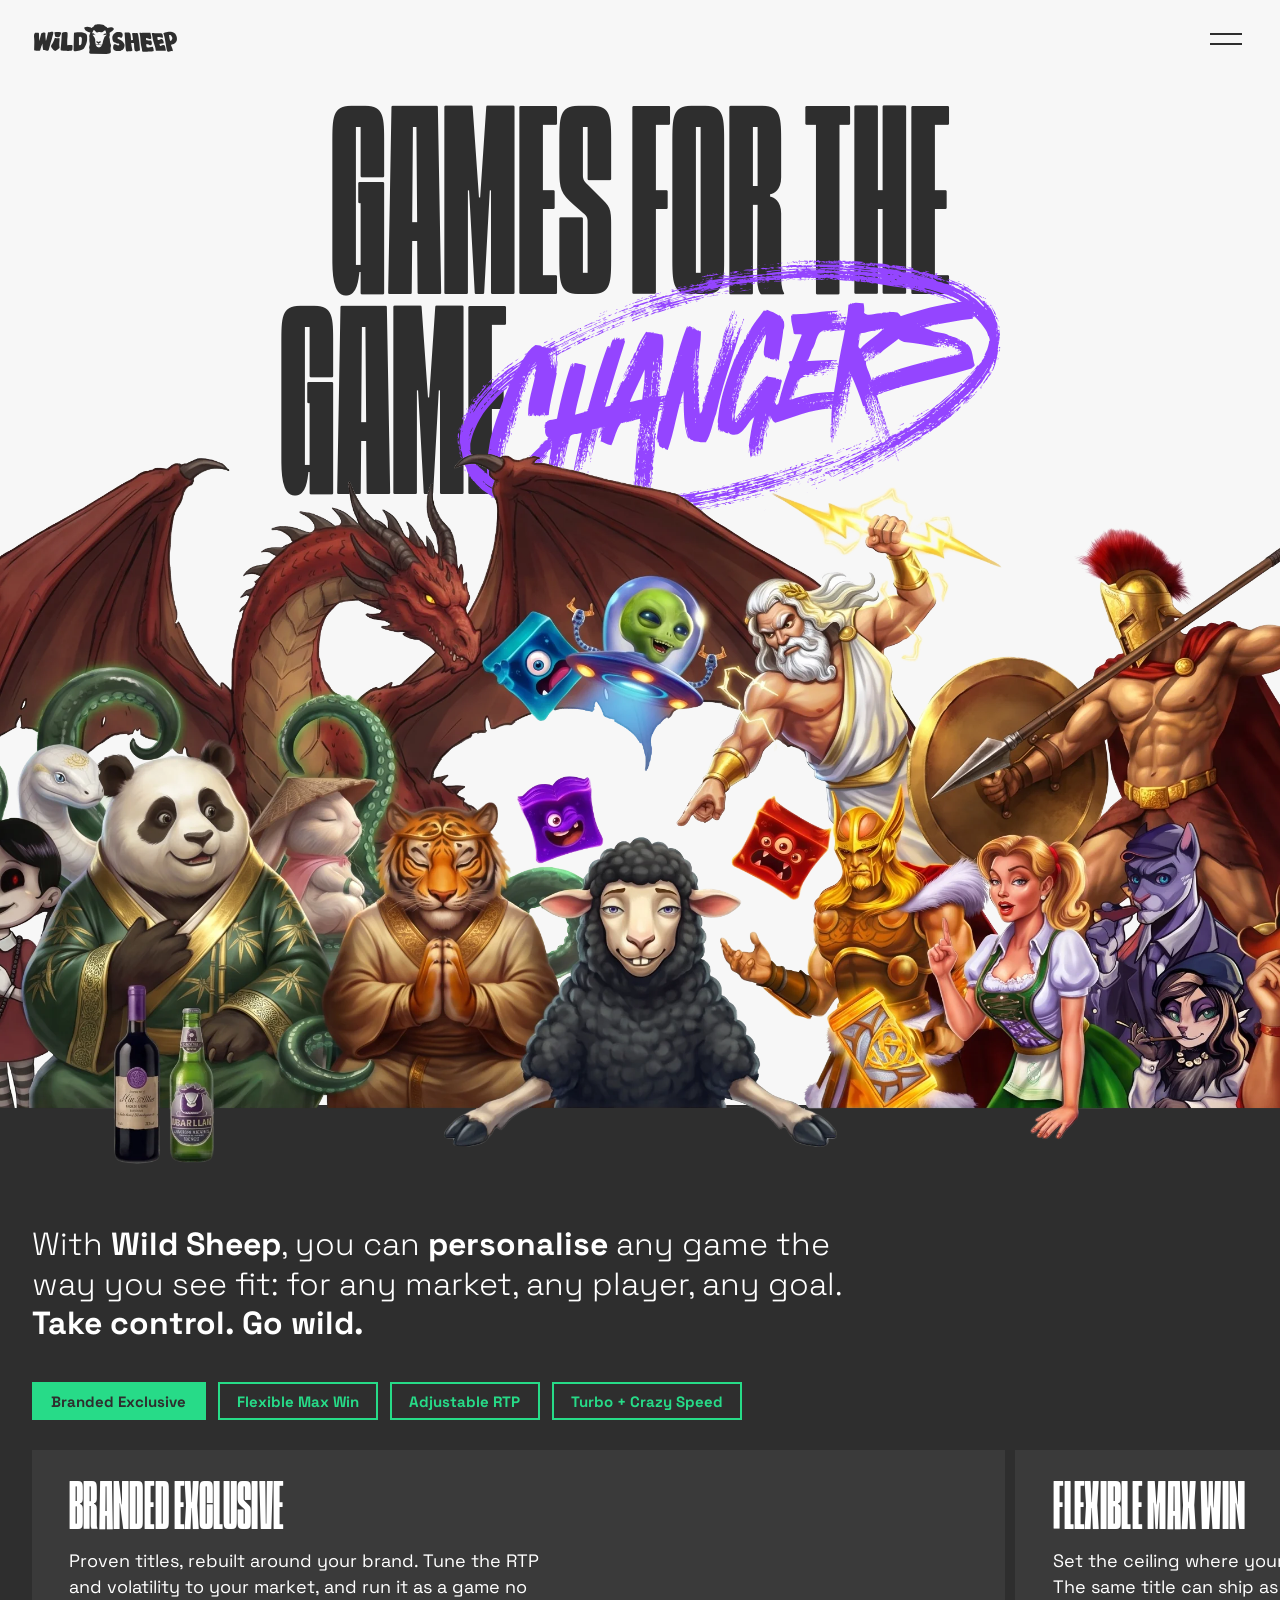
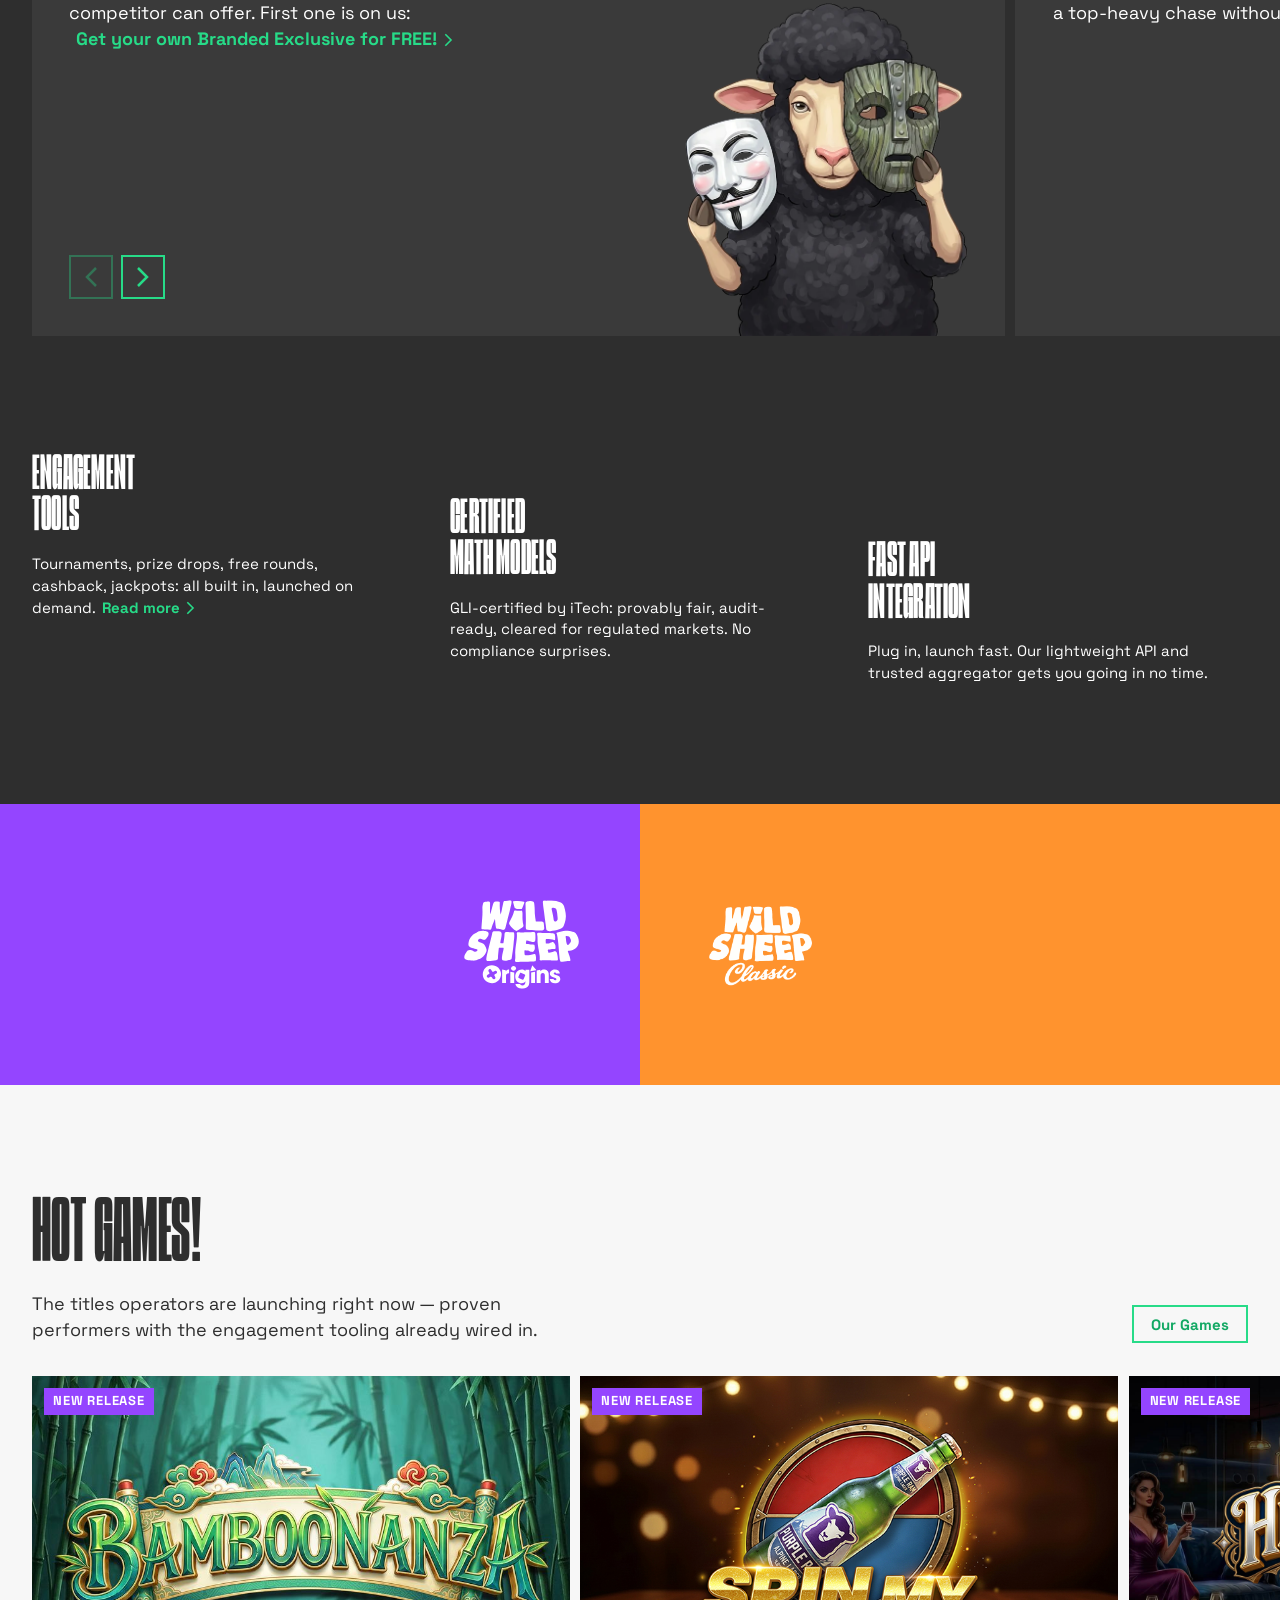
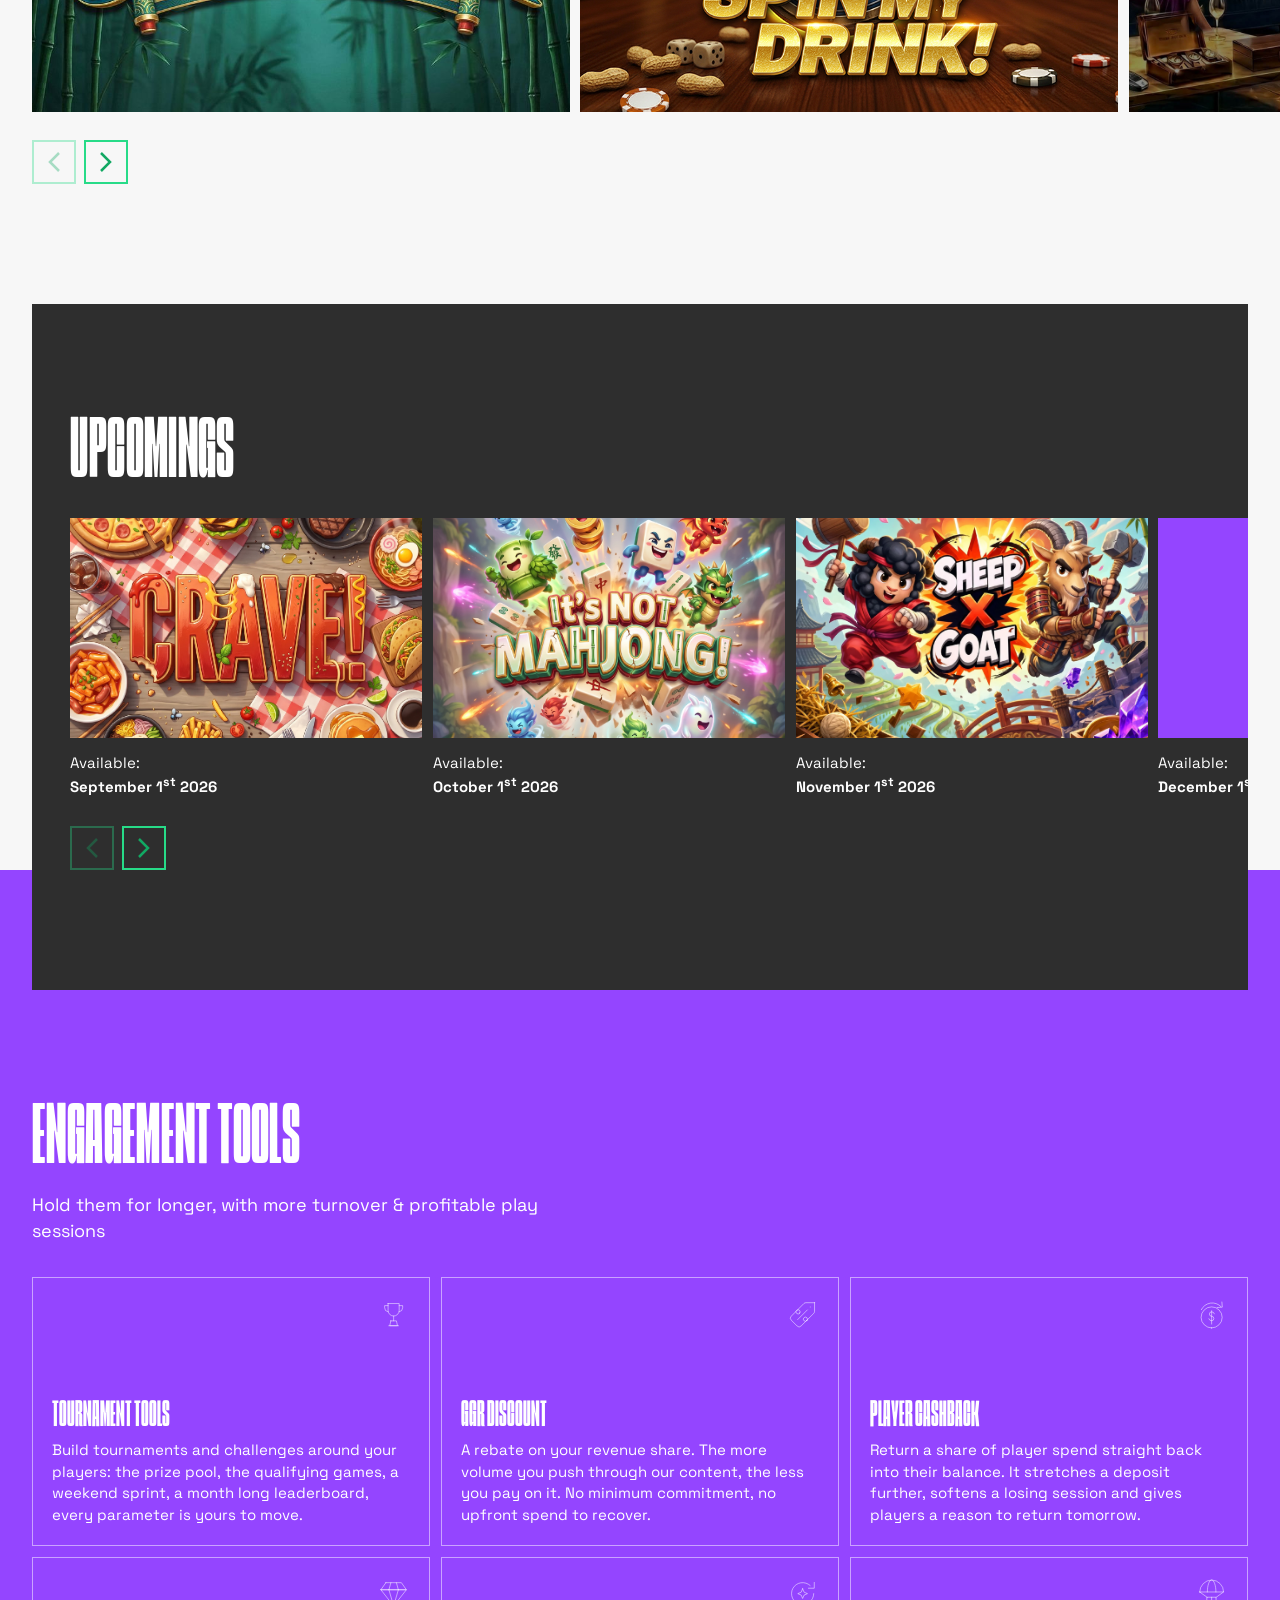
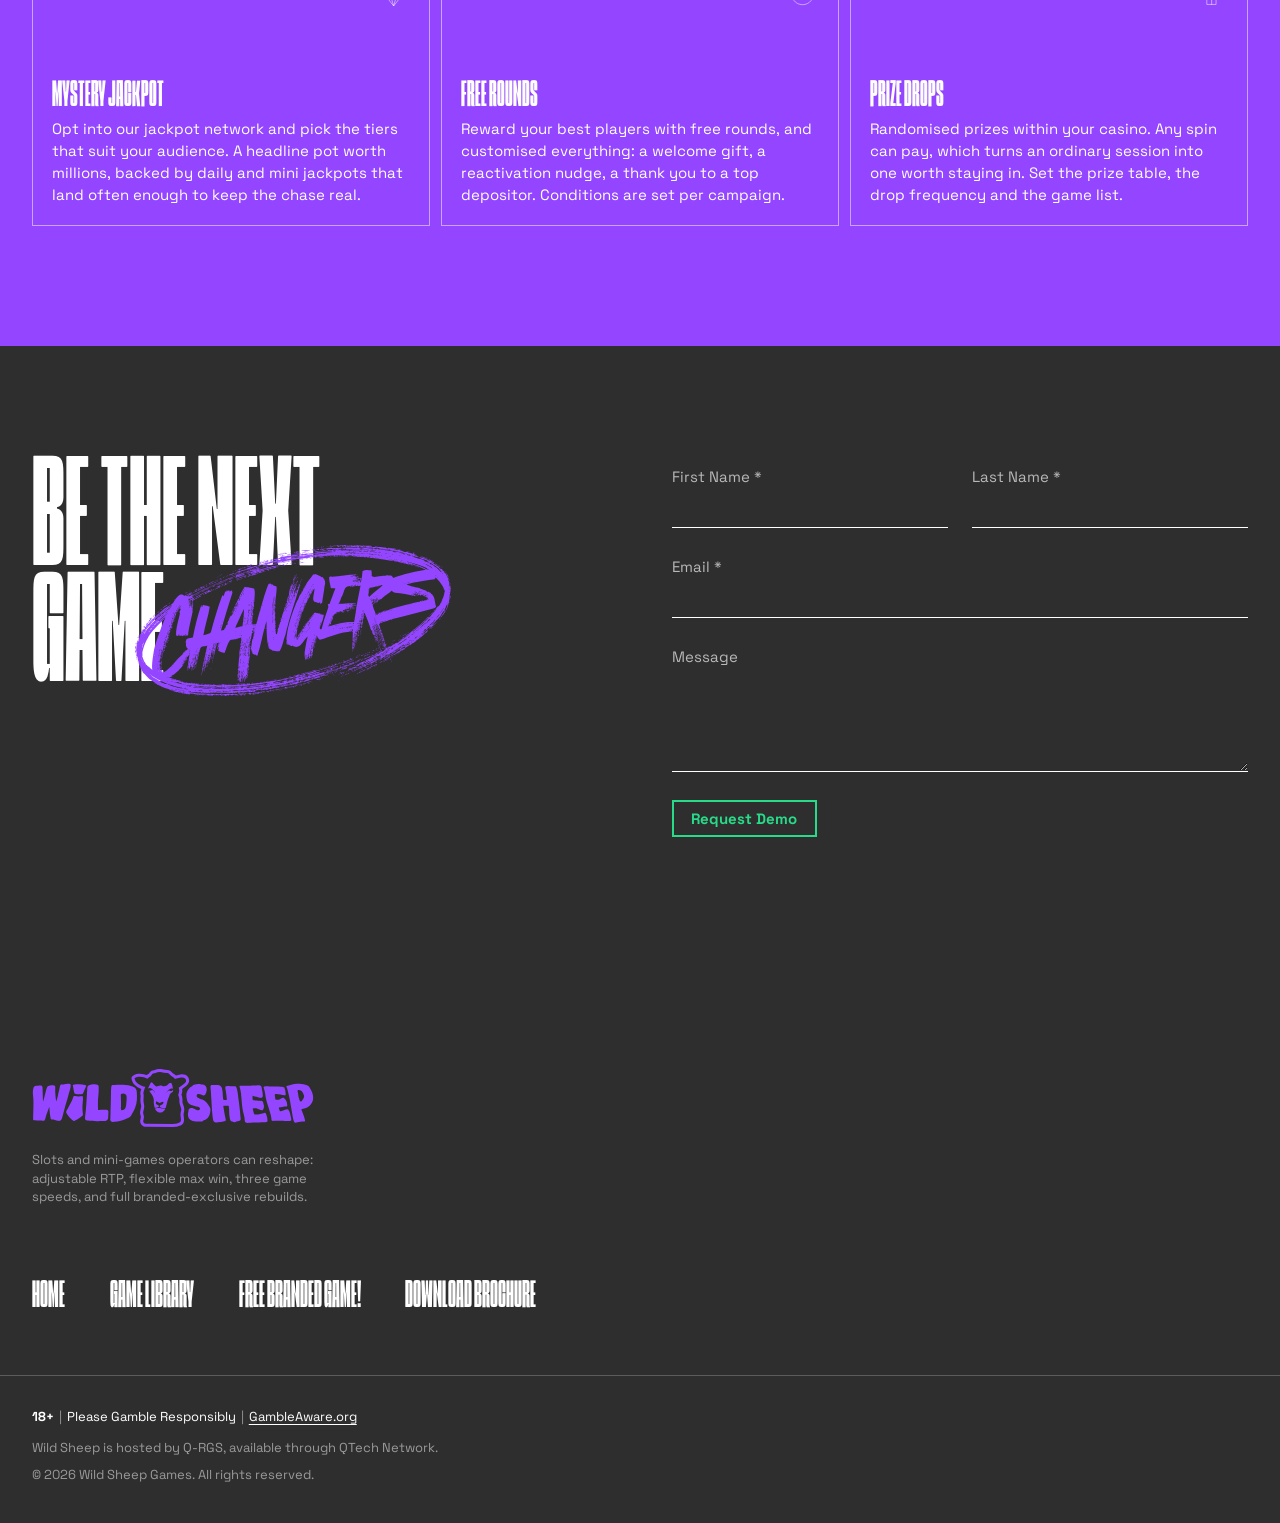
<file: index.html>
<!doctype html>
<!-- data-root is how every page tells the JS where the site root is.
     WordPress port: emit get_template_directory_uri() here. -->
<!-- data-parallax selects the first-fold scroll effect, and is the ONLY switch:
     "v2" = the headline holds still while the fold scrolls up under it, until the
            dark band rises over it.
     "v1" = the headline recedes and fades behind the cast as you scroll.
     Both live in site.css under [data-parallax='…']; change this one word to
     swap them. Any other value (or removing the attribute) disables both and
     leaves the fold static. -->
<html lang="en" data-root="" data-parallax="v2">
<head>
  <meta charset="utf-8">
  <meta name="viewport" content="width=device-width, initial-scale=1">
  <title>Wild Sheep — Games for the Game Changers</title>
  <meta name="description" content="Wild Sheep builds slots and mini-games operators can reshape: adjustable RTP, flexible max win, three game speeds and full branded-exclusive rebuilds. GLI-certified, available through QTech Network.">
  <link rel="icon" href="assets/img/logos/sheep-icon.svg" type="image/svg+xml">
  <link rel="preload" href="assets/fonts/SCHABO-XCondensed.otf" as="font" type="font/otf" crossorigin>
  <link rel="stylesheet" href="assets/css/tokens.css">
  <link rel="stylesheet" href="assets/css/site.css">
</head>
<body data-page="landing">

<!-- == template-parts/header.php ======================================== -->
<header class="site-header">
  <div class="container site-header__inner">
    <a class="site-header__logo" href="index.html" aria-label="Wild Sheep — home">
      <span class="mark mark--wordmark"></span>
    </a>
    <button class="nav-toggle" aria-expanded="false" aria-controls="site-nav" aria-label="Menu">
      <span></span><span></span>
    </button>
  </div>
</header>

<nav class="site-nav" id="site-nav" data-open="false" aria-label="Main">
  <a href="index.html">Home</a>
  <a href="games/">Game Library</a>
  <a href="free-branded-game/">Free Branded Game!</a>
  <a href="brochure/">Download Brochure</a>
</nav>

<main>

  <!-- == template-parts/hero.php ======================================== -->
  <!-- NOT .container: the lineup runs the full width of the viewport and is
       cropped by the screen edge, so the section can't sit inside the content
       column. The type gets the column back via .hero__type's own max-width. -->
  <section class="hero">
    <div class="hero__type">
      <h1 class="visually-hidden">Wild Sheep — games for the game changers</h1>
      <p class="hero__line" aria-hidden="true">Games for the</p>
      <p class="hero__line hero__line--script" aria-hidden="true">
        <span class="hero__word">Game</span>
        <span class="mark mark--changers hero__script"></span>
      </p>
    </div>
    <!-- The cast lineup. Decorative: every character here is a game whose name
         is already in the catalogue below, so it is hidden from assistive tech
         rather than given invented alt text.
         `eager` + high priority — it is the largest thing in the first fold and
         lazy-loading it would leave a hole above the fold on a slow connection.
         The wrapper exists so the image's negative bottom margin resolves against
         the IMAGE's own width rather than the hero's — see .hero__art in site.css. -->
    <div class="hero__art" aria-hidden="true">
      <!-- WebP q85 at native size, 454KB against the PNG's 4.3MB — visually
           indistinguishable at 1:1 (the diff is fine texture noise, no banding
           or ringing, and the alpha edge is untouched). Downscaling instead of
           lowering quality was measurably WORSE on both counts, so the source
           keeps its full 2864px. The PNG stays as the master and the fallback. -->
      <picture>
        <source srcset="assets/img/hero-lineup.webp" type="image/webp">
        <img src="assets/img/hero-lineup.png" alt=""
             width="2864" height="1307" loading="eager" fetchpriority="high">
      </picture>
    </div>
  </section>

  <!-- == template-parts/personalisation.php ============================= -->
  <section class="band-dark section personalisation">
    <div class="container">
      <p class="personalisation__body" data-personalisation-body></p>
      <div class="btn-row" data-personalisation-chips></div>
      <!-- Same reservation as the hero: mobile-only height for the dark-fold
           image when it lands. -->
      <div class="personalisation__art-slot" aria-hidden="true"></div>
    </div>
  </section>

  <!-- == template-parts/capabilities.php =============================== -->
  <!-- .bleed-clip lets a card run past the content column and off the screen
       rather than being sliced at the column edge; .cap-viewport therefore does
       NOT clip. The chips in the band above are this carousel's tab strip. -->
  <section class="band-dark section--tight bleed-clip cap-carousel-section" style="padding-top:0">
    <div class="container">
      <div class="cap-carousel" data-rail data-cap-rail>
        <div class="cap-viewport">
          <div class="cap-track" data-rail-track data-capabilities></div>
        </div>
        <!-- Inside the card, bottom-left — see .cap-carousel__nav. -->
        <div class="carousel-nav cap-carousel__nav">
          <button type="button" data-rail-prev aria-label="Previous capability">
            <svg width="14" height="22" viewBox="0 0 14 22" fill="none" aria-hidden="true"><path d="M12 2 3 11l9 9" stroke="currentColor" stroke-width="2.5"/></svg>
          </button>
          <button type="button" data-rail-next aria-label="Next capability">
            <svg width="14" height="22" viewBox="0 0 14 22" fill="none" aria-hidden="true"><path d="M2 2l9 9-9 9" stroke="currentColor" stroke-width="2.5"/></svg>
          </button>
        </div>
      </div>
    </div>
  </section>

  <!-- == template-parts/value-props.php ================================ -->
  <!-- Closes out the same dark band as the two blocks above. -->
  <section class="band-dark value-props-section">
    <div class="container">
      <div class="value-props" data-value-props></div>
    </div>
  </section>

  <!-- == template-parts/brand-tiles.php =============================== -->
  <section class="brand-tiles" data-brand-tiles></section>

  <!-- == template-parts/hot-games.php ================================= -->
  <section class="section bleed-clip" id="hot-games">
    <div class="container">
      <div class="rail-head">
        <div>
          <h2 class="display display--lg">Hot Games!</h2>
          <p class="section-lead">The titles operators are launching right now — proven performers with the engagement tooling already wired in.</p>
        </div>
        <a class="btn" href="games/">Our Games</a>
      </div>
      <div data-rail data-rail-flush>
        <div class="rail">
          <div class="rail-track rail-track--lg" data-rail-track data-hot-games></div>
        </div>
        <div class="carousel-nav">
          <button type="button" data-rail-prev aria-label="Previous game">
            <svg width="14" height="22" viewBox="0 0 14 22" fill="none" aria-hidden="true"><path d="M12 2 3 11l9 9" stroke="currentColor" stroke-width="2.5"/></svg>
          </button>
          <button type="button" data-rail-next aria-label="Next game">
            <svg width="14" height="22" viewBox="0 0 14 22" fill="none" aria-hidden="true"><path d="M2 2l9 9-9 9" stroke="currentColor" stroke-width="2.5"/></svg>
          </button>
        </div>
      </div>
    </div>
  </section>

  <!-- == template-parts/upcomings.php ================================= -->
  <!-- padding-top:0 so the gap above the panel is Hot Games' own --sec-y
       bottom padding alone, matching the tiles -> HOT GAMES gap. -->
  <section class="section--tight" id="upcomings" style="padding-top:0;padding-bottom:0">
    <div class="container">
      <div class="upcomings-panel">
        <div>
          <h2 class="display display--md" style="color:var(--white)">Upcomings</h2>
          <!-- Pulled out to the panel's right edge so the cards are cropped by
               the dark ground itself rather than stopping short of it. -->
          <div class="upcomings-rail" data-rail data-rail-flush style="margin-top:2rem">
            <div class="rail">
              <div class="rail-track" data-rail-track data-upcomings></div>
            </div>
            <div class="carousel-nav">
              <button type="button" data-rail-prev aria-label="Previous upcoming game">
                <svg width="14" height="22" viewBox="0 0 14 22" fill="none" aria-hidden="true"><path d="M12 2 3 11l9 9" stroke="currentColor" stroke-width="2.5"/></svg>
              </button>
              <button type="button" data-rail-next aria-label="Next upcoming game">
                <svg width="14" height="22" viewBox="0 0 14 22" fill="none" aria-hidden="true"><path d="M2 2l9 9-9 9" stroke="currentColor" stroke-width="2.5"/></svg>
              </button>
            </div>
          </div>
        </div>
      </div>
    </div>
  </section>

  <!-- == template-parts/promotion-tools.php =========================== -->
  <section class="band-purple section" id="promotion-tools">
    <div class="container">
      <h2 class="display display--md">Engagement Tools</h2>
      <p class="section-lead">Hold them for longer, with more turnover &amp; profitable play sessions</p>
      <div class="promo-grid" data-promo-tools></div>
    </div>
  </section>

  <!-- == template-parts/contact.php =================================== -->
  <section class="band-dark section" id="request-demo">
    <div class="container contact-grid">
      <div>
        <p class="hero__line" style="font-size:var(--d-xl)" aria-hidden="true">Be the next</p>
        <p class="hero__line hero__line--script" style="font-size:var(--d-xl);justify-content:flex-start" aria-hidden="true">
          <span class="hero__word">Game</span>
          <span class="mark mark--changers hero__script"></span>
        </p>
        <h2 class="visually-hidden">Be the next game changers — request a demo</h2>
      </div>

      <form class="contact-form" id="request-demo-form" novalidate data-email="hello@wildsheepgames.com">
        <div class="contact-form" style="display:contents" data-contact-fields></div>
        <button class="btn" type="submit">Request Demo</button>
        <p class="form-status" role="status" aria-live="polite"></p>
      </form>
    </div>
  </section>

</main>

<!-- == template-parts/footer.php ====================================== -->
<footer class="site-footer band-dark">
  <div class="container site-footer__top">
    <div class="site-footer__brand">
      <span class="mark mark--wordmark-outline site-footer__logo" role="img" aria-label="Wild Sheep"></span>
      <p class="site-footer__blurb" data-footer-blurb></p>
    </div>
    <!-- Rendered from site.json's `nav` — the same array the header menu
         uses, so the two can never drift apart. See initFooter(). -->
    <nav class="site-footer__nav" data-footer-nav aria-label="Footer"></nav>
  </div>

  <div class="container site-footer__bottom">
    <p class="site-footer__responsible" data-footer-responsible></p>
    <ul class="site-footer__legal" data-footer-legal hidden></ul>
    <p class="site-footer__note" data-hosting-note>Wild Sheep is hosted by Q-RGS, available through QTech Network.</p>
    <p class="site-footer__copy" data-footer-copy></p>
  </div>
</footer>

<script src="assets/js/store.js"></script>
<script src="assets/js/site.js"></script>
</body>
</html>
</file>
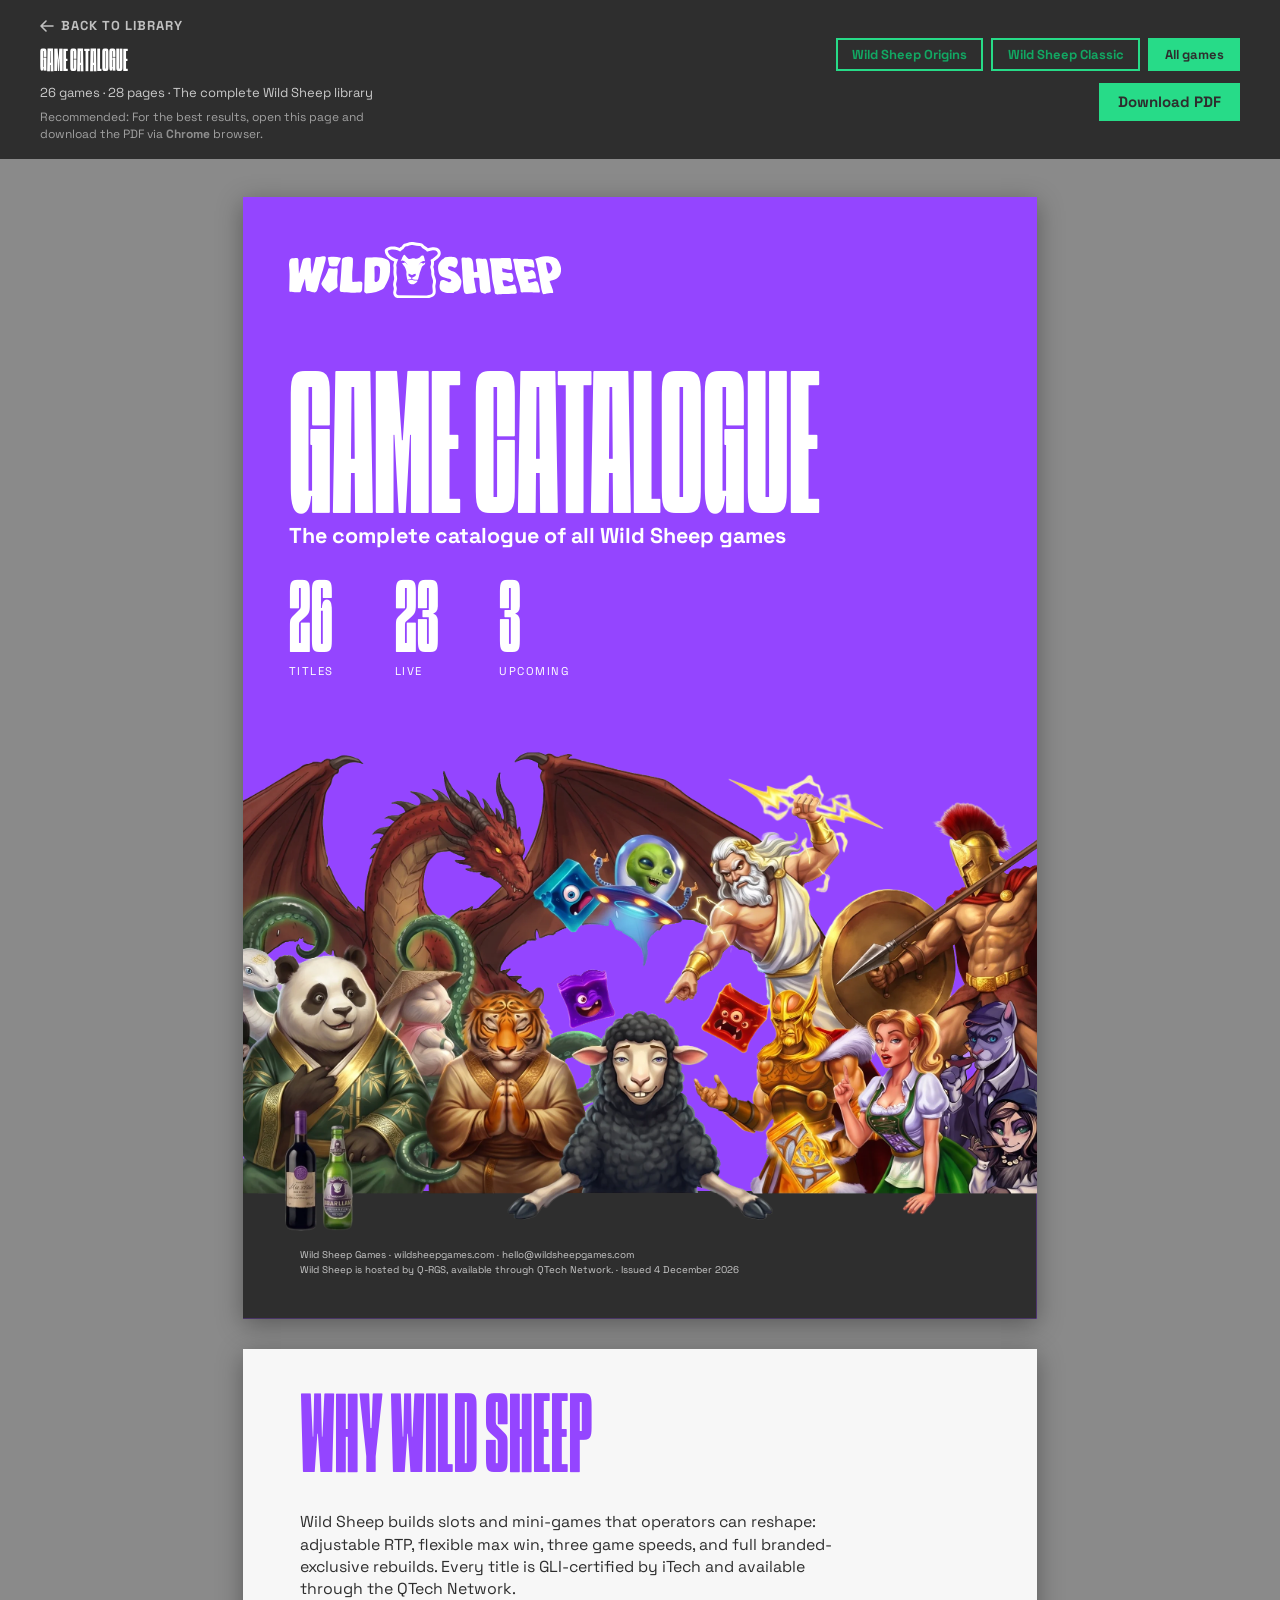
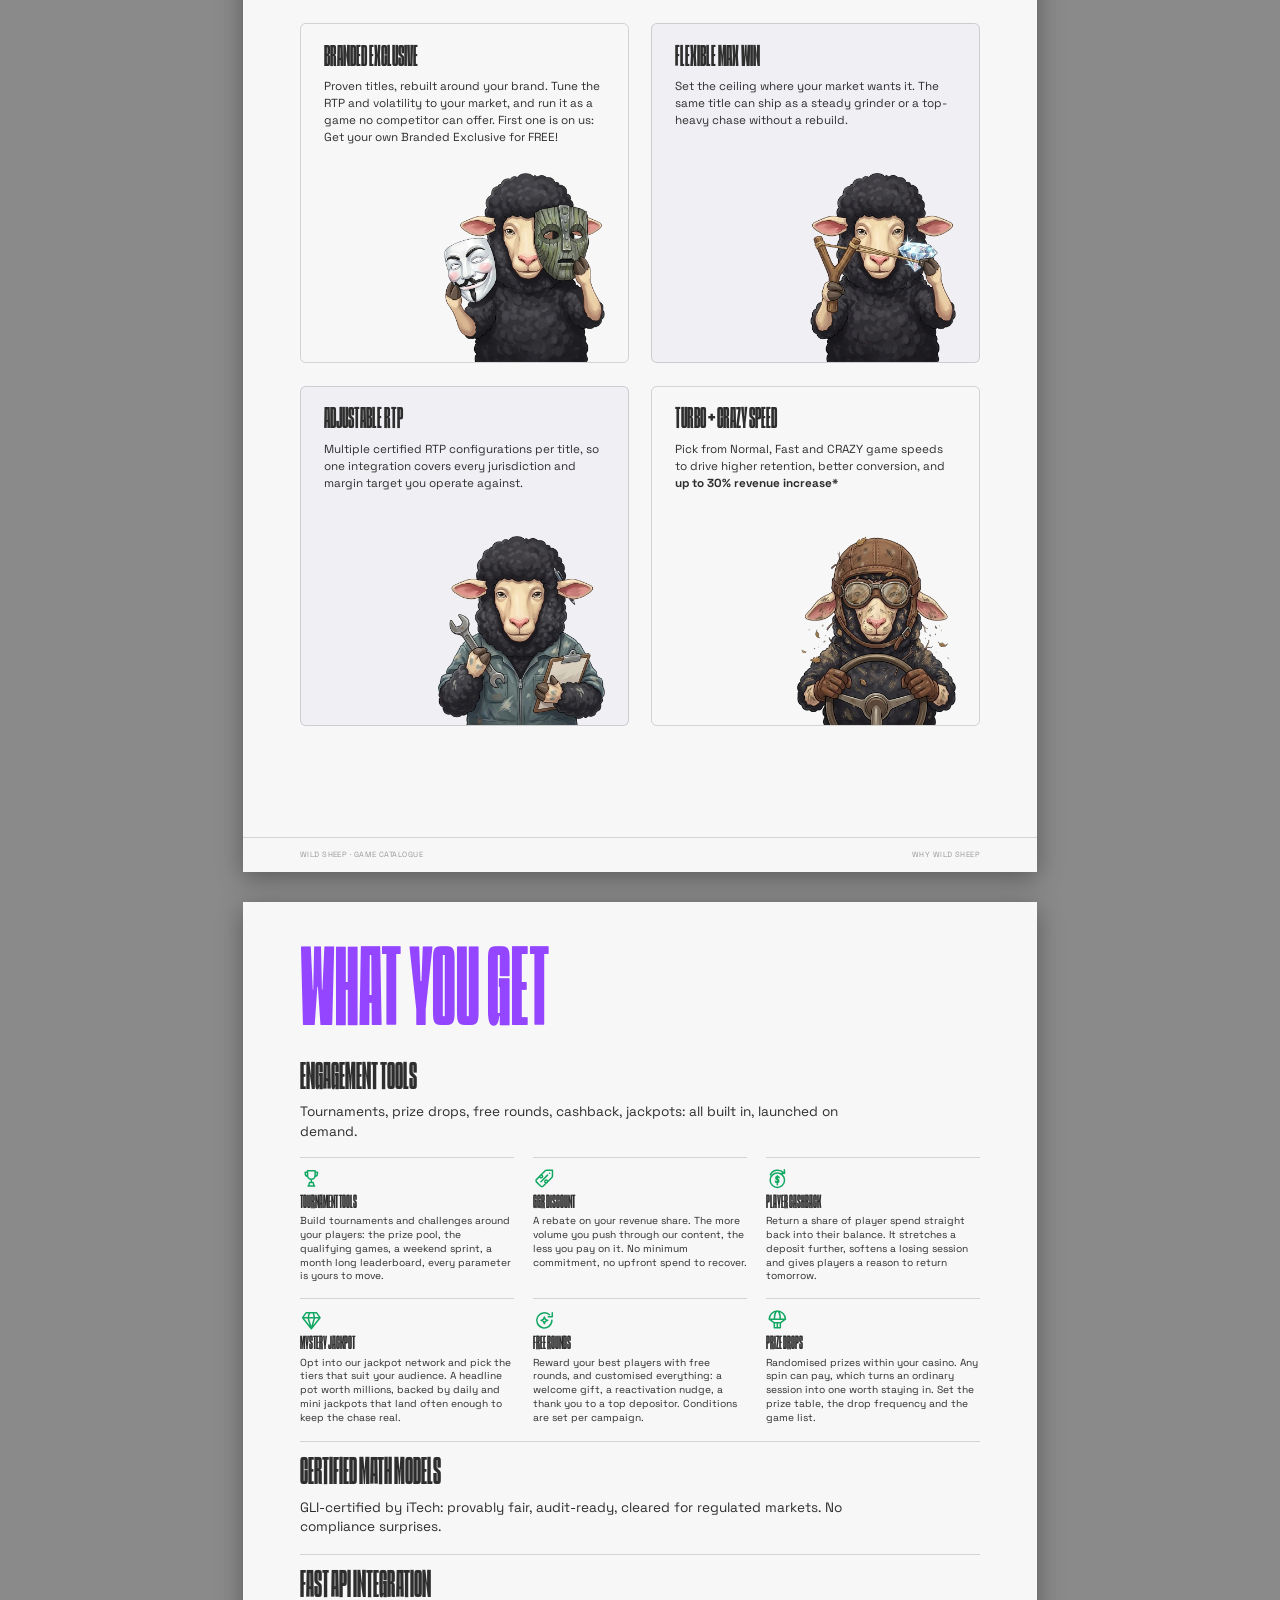
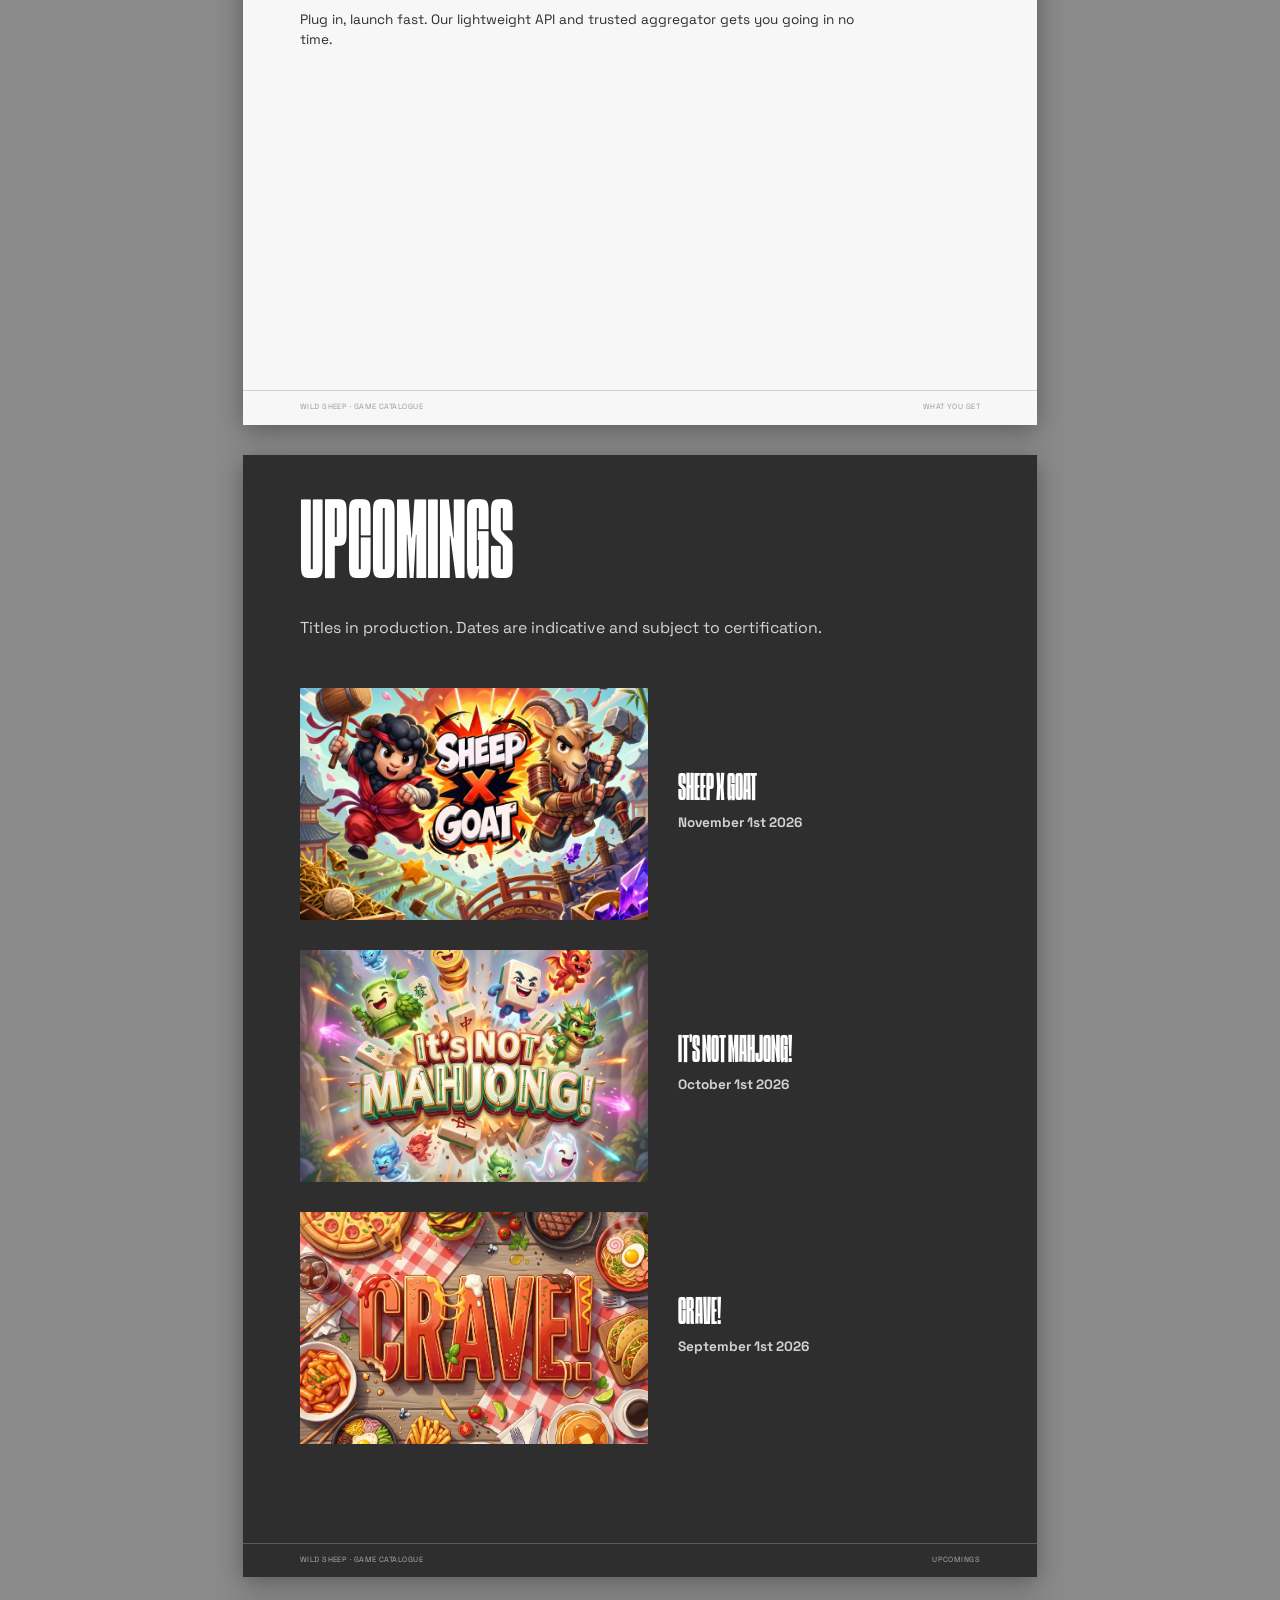
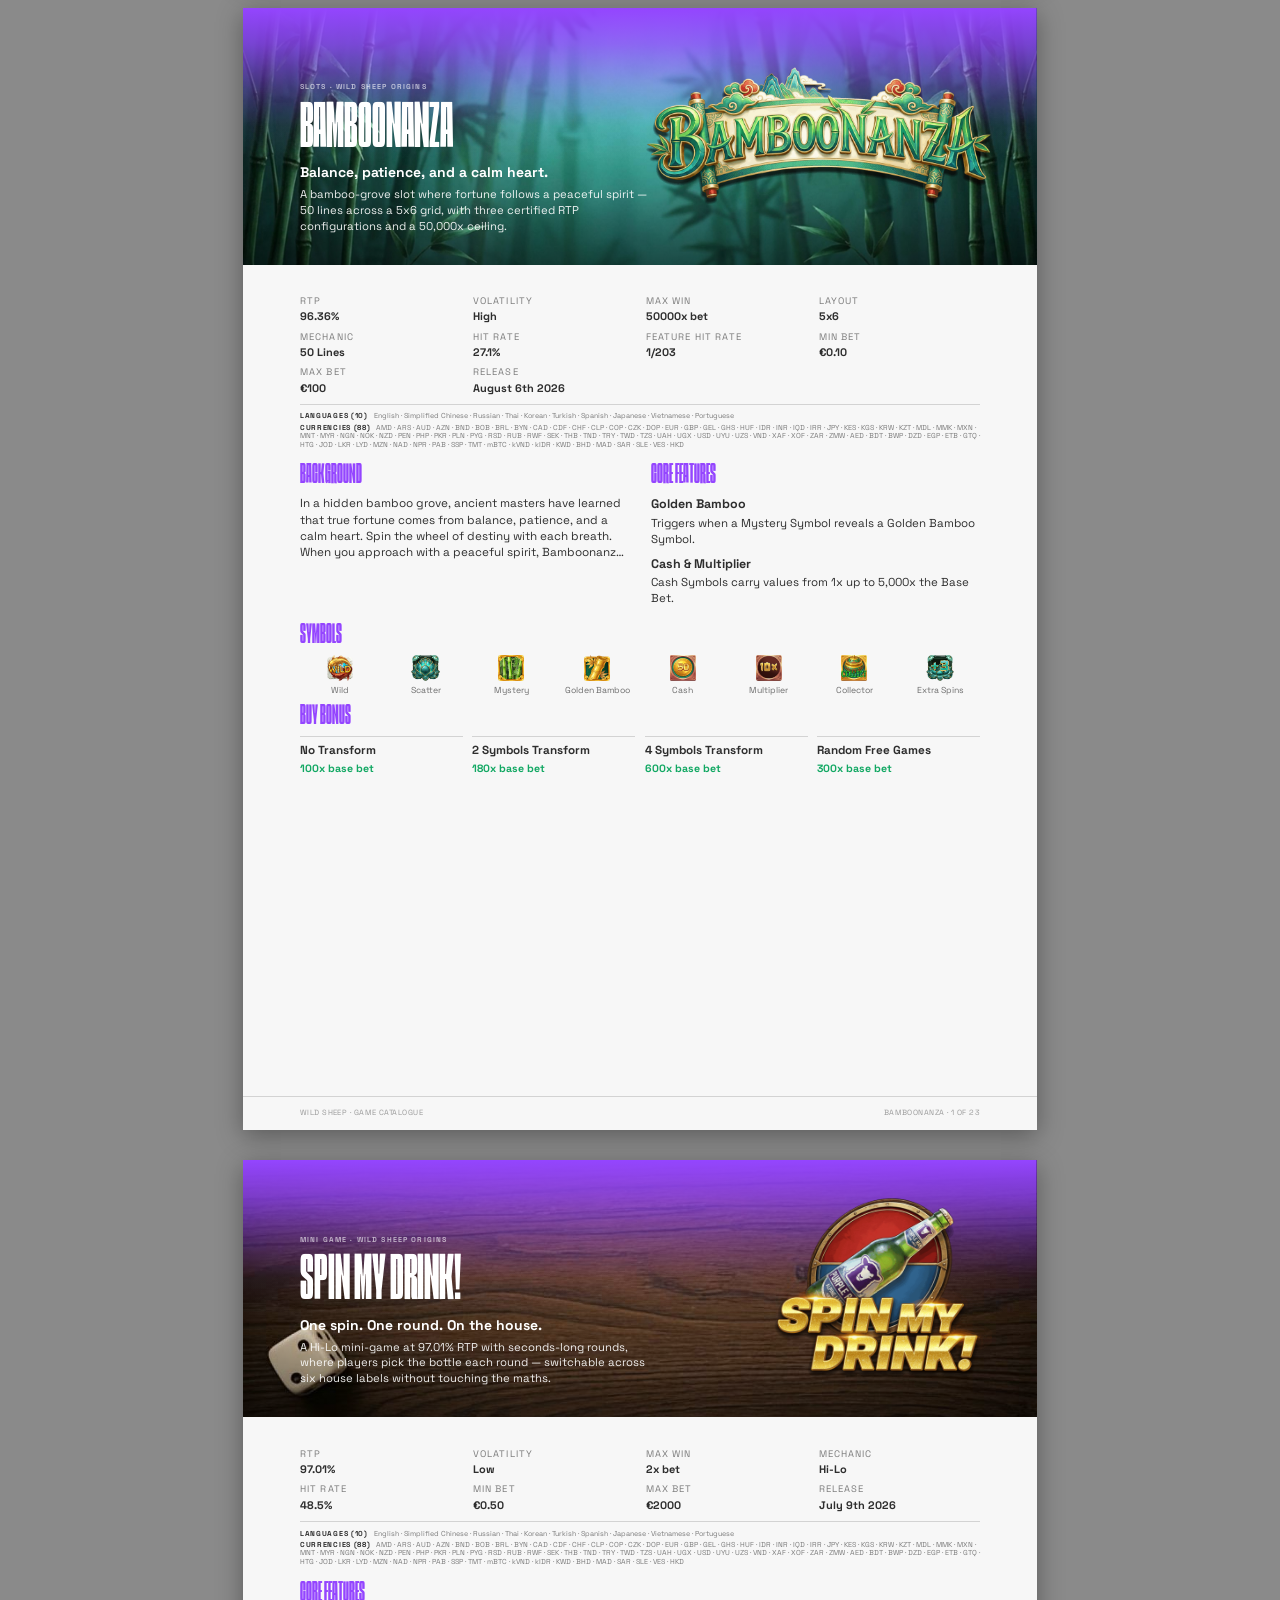
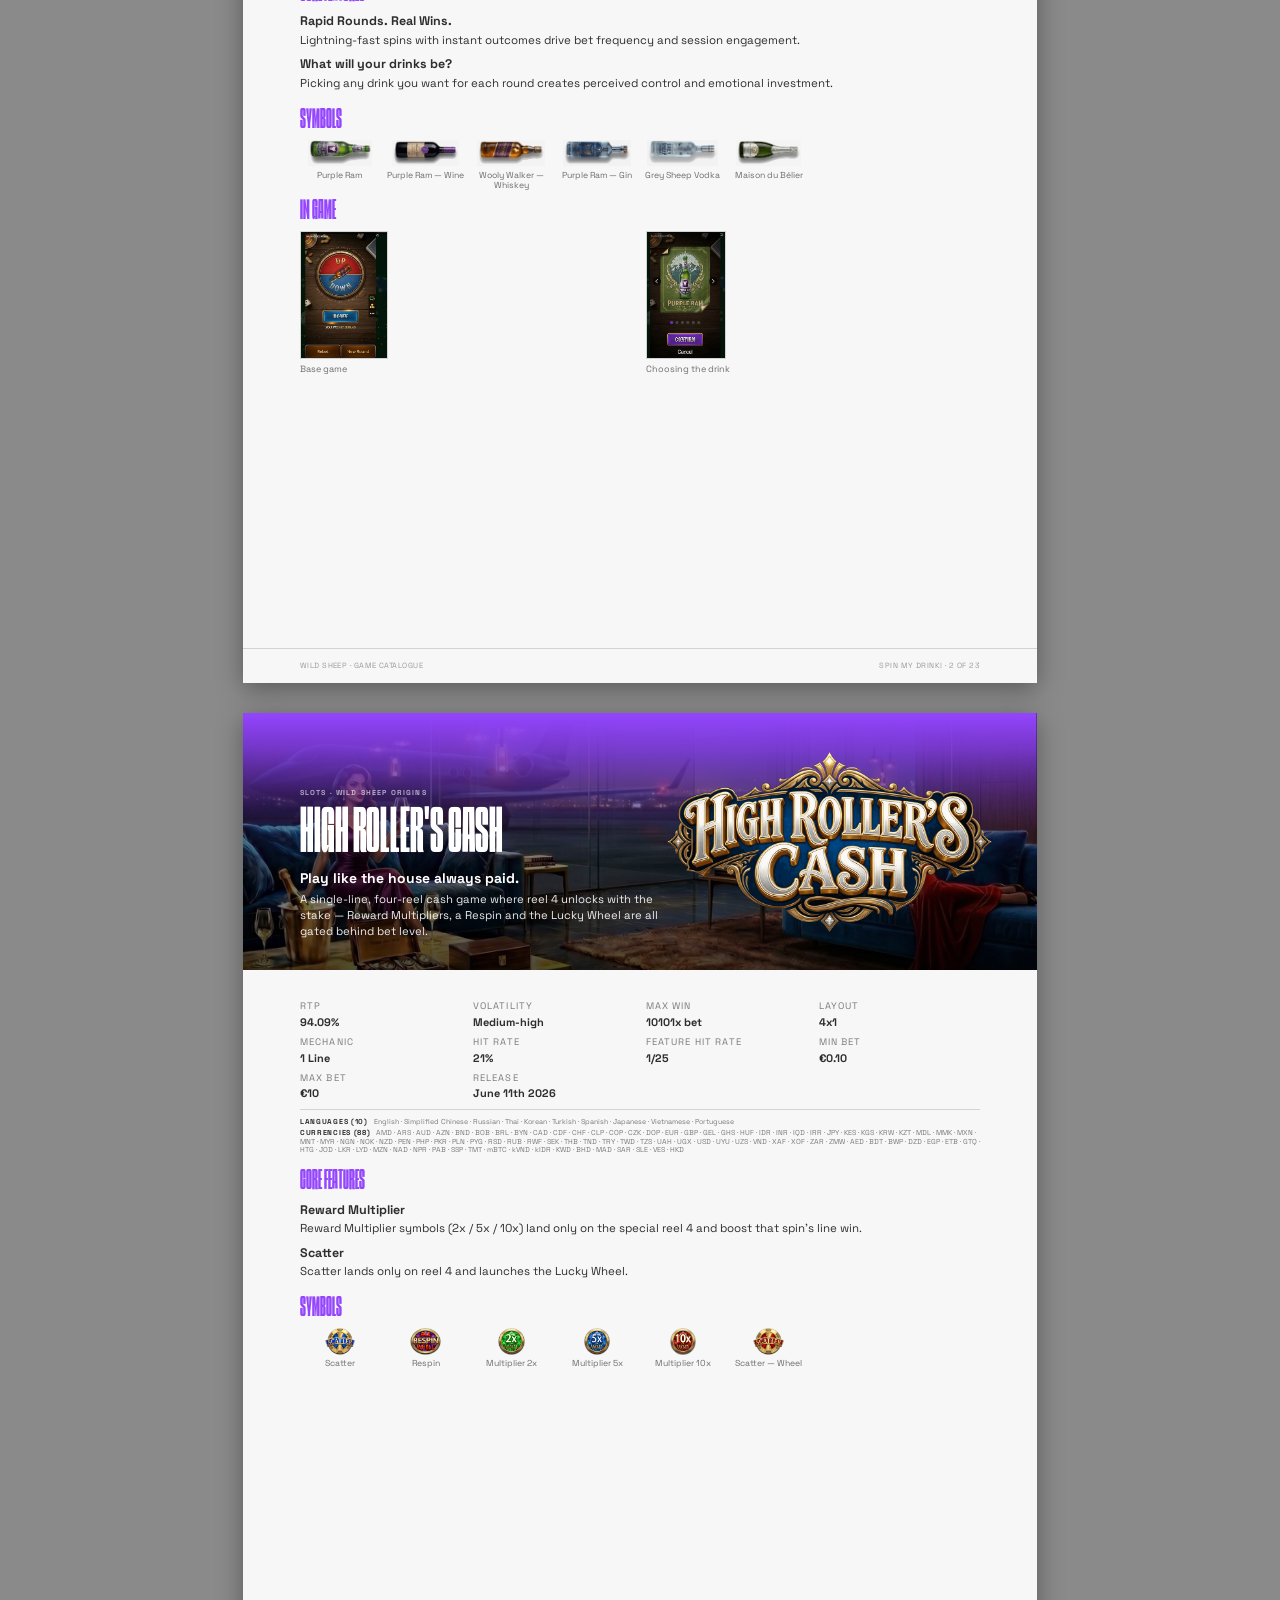
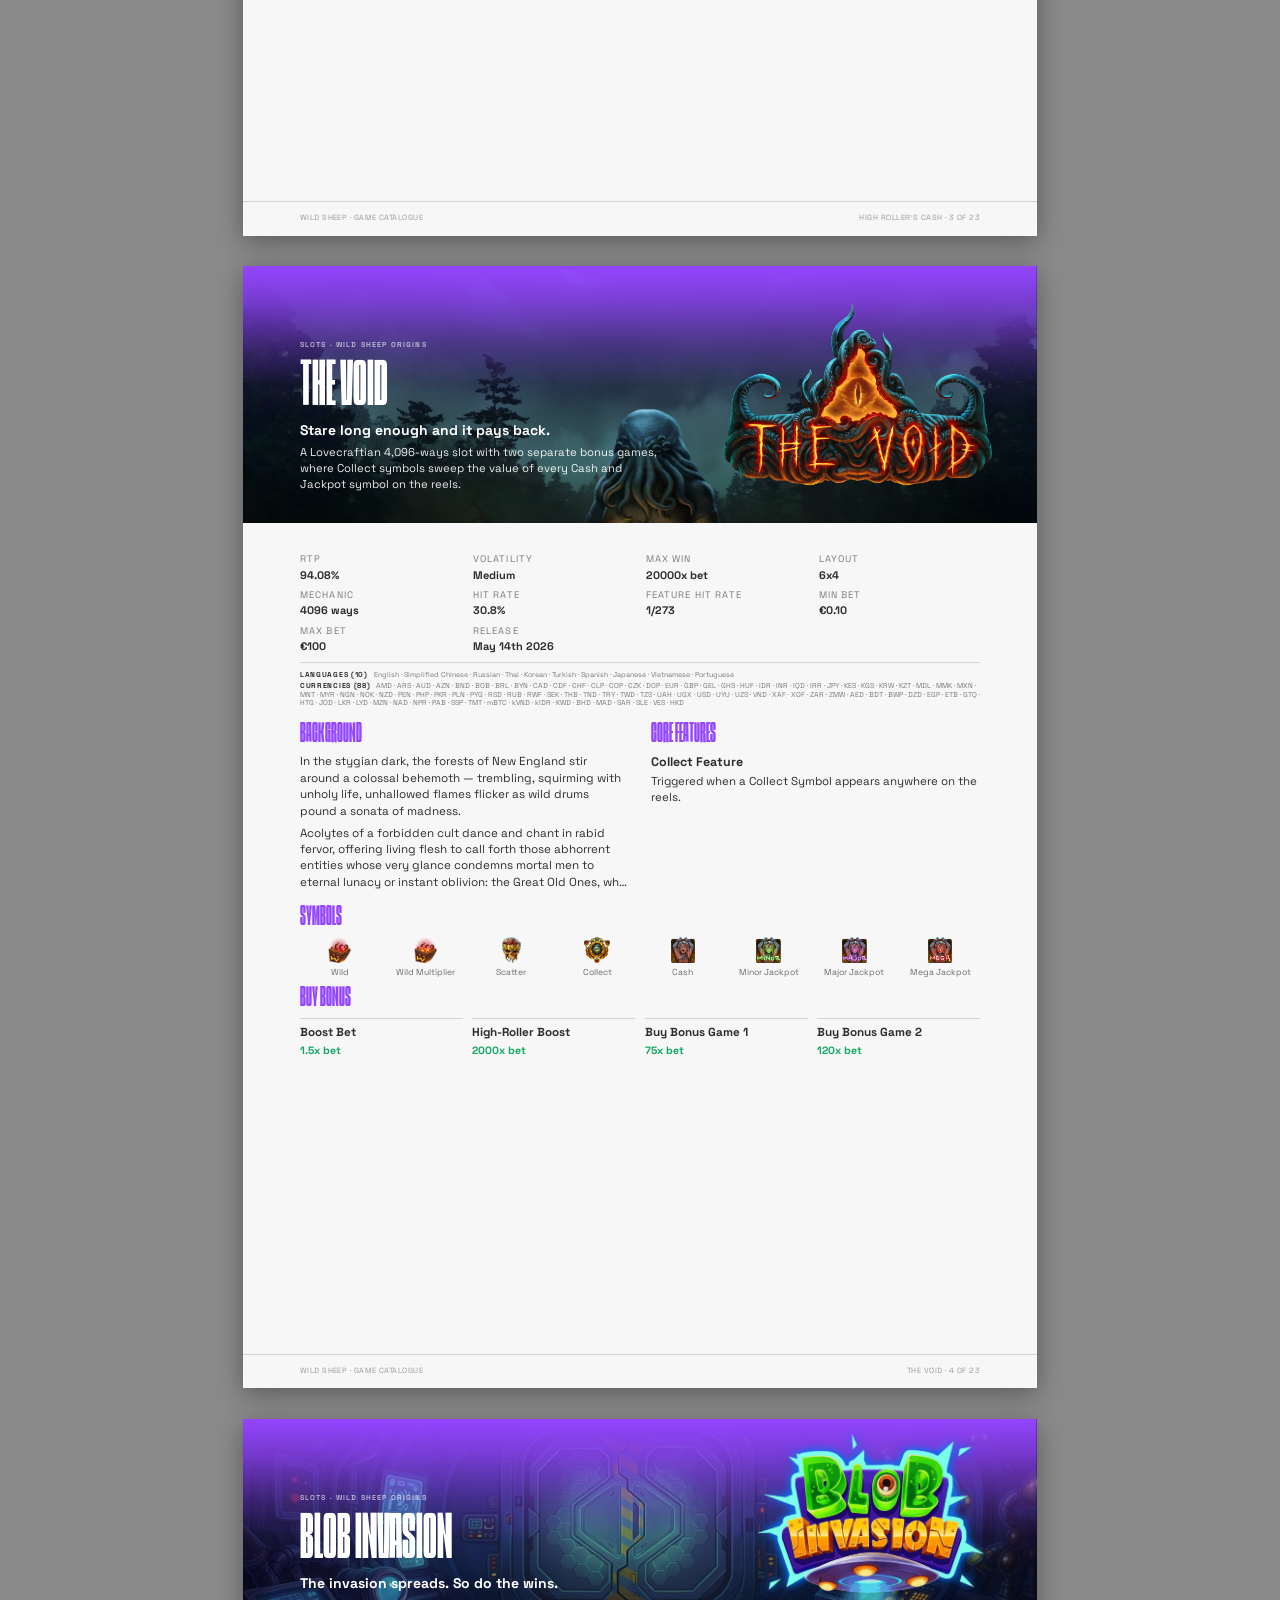
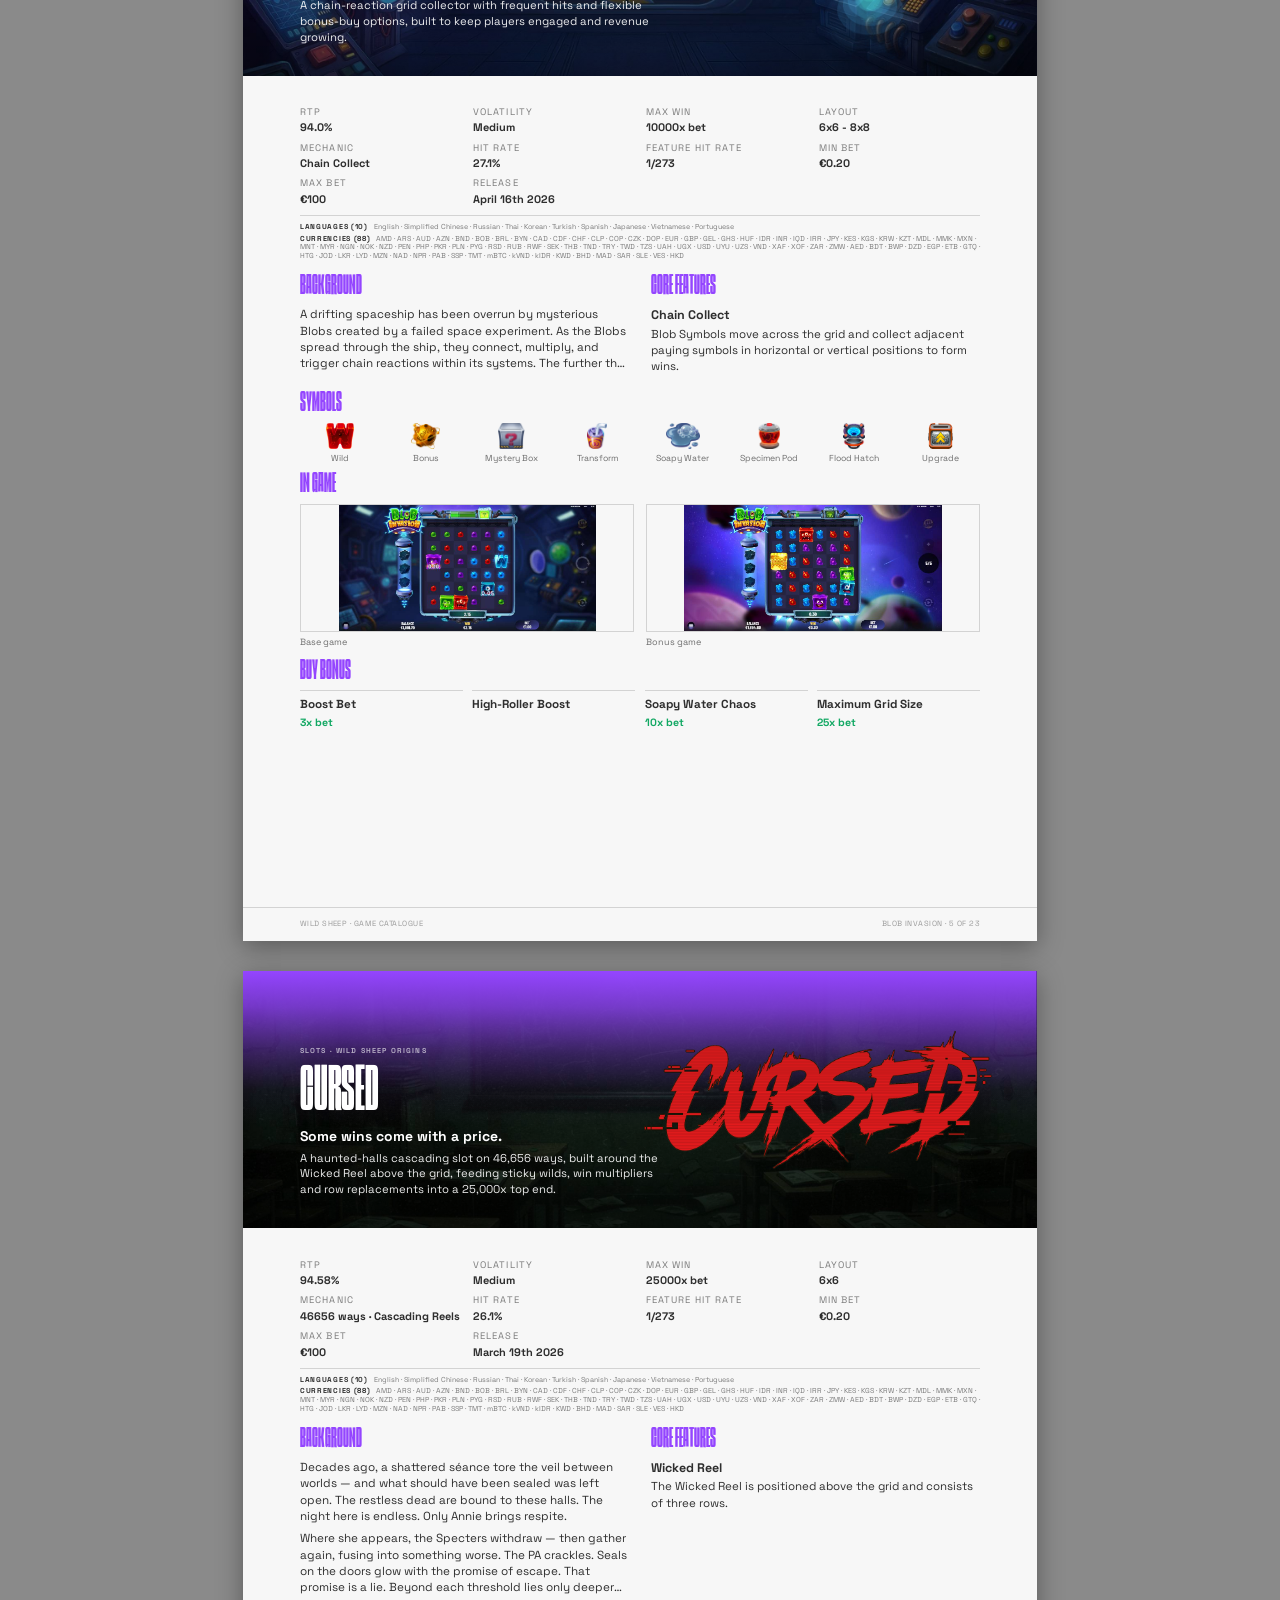
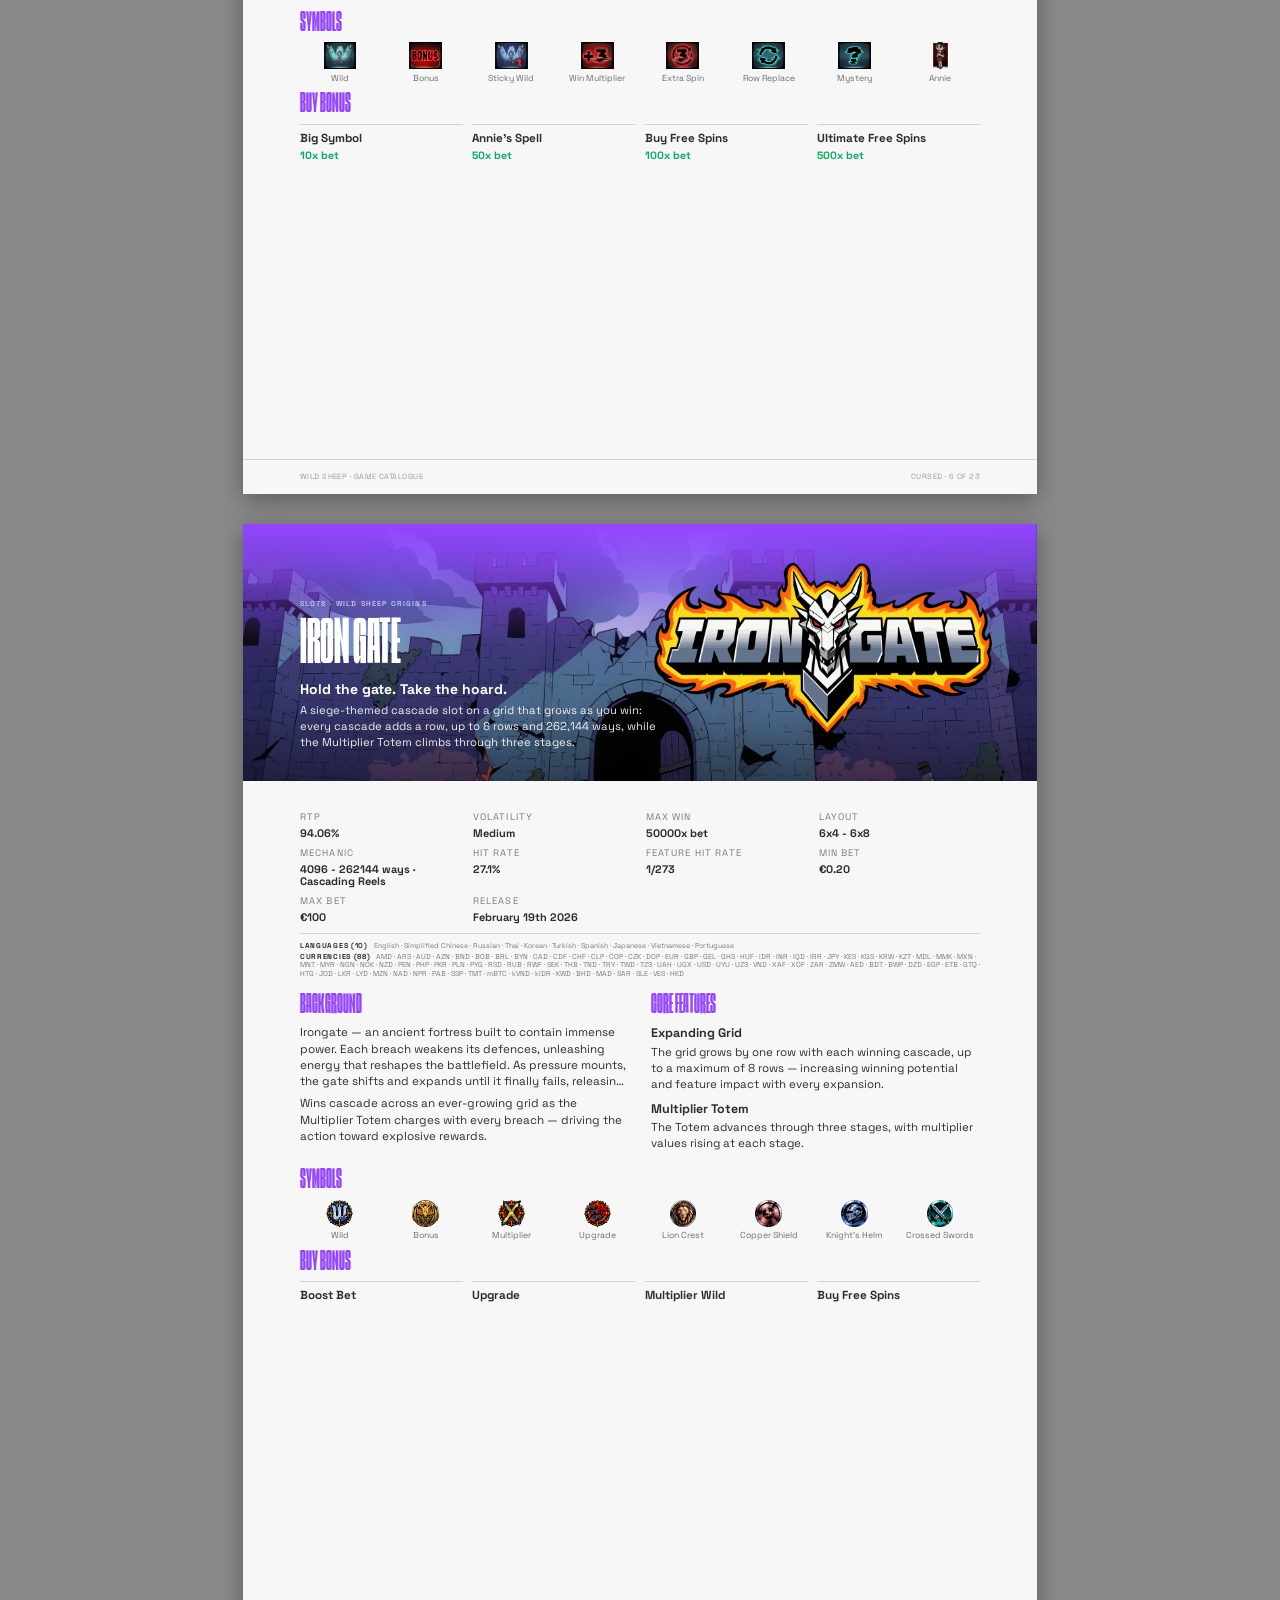
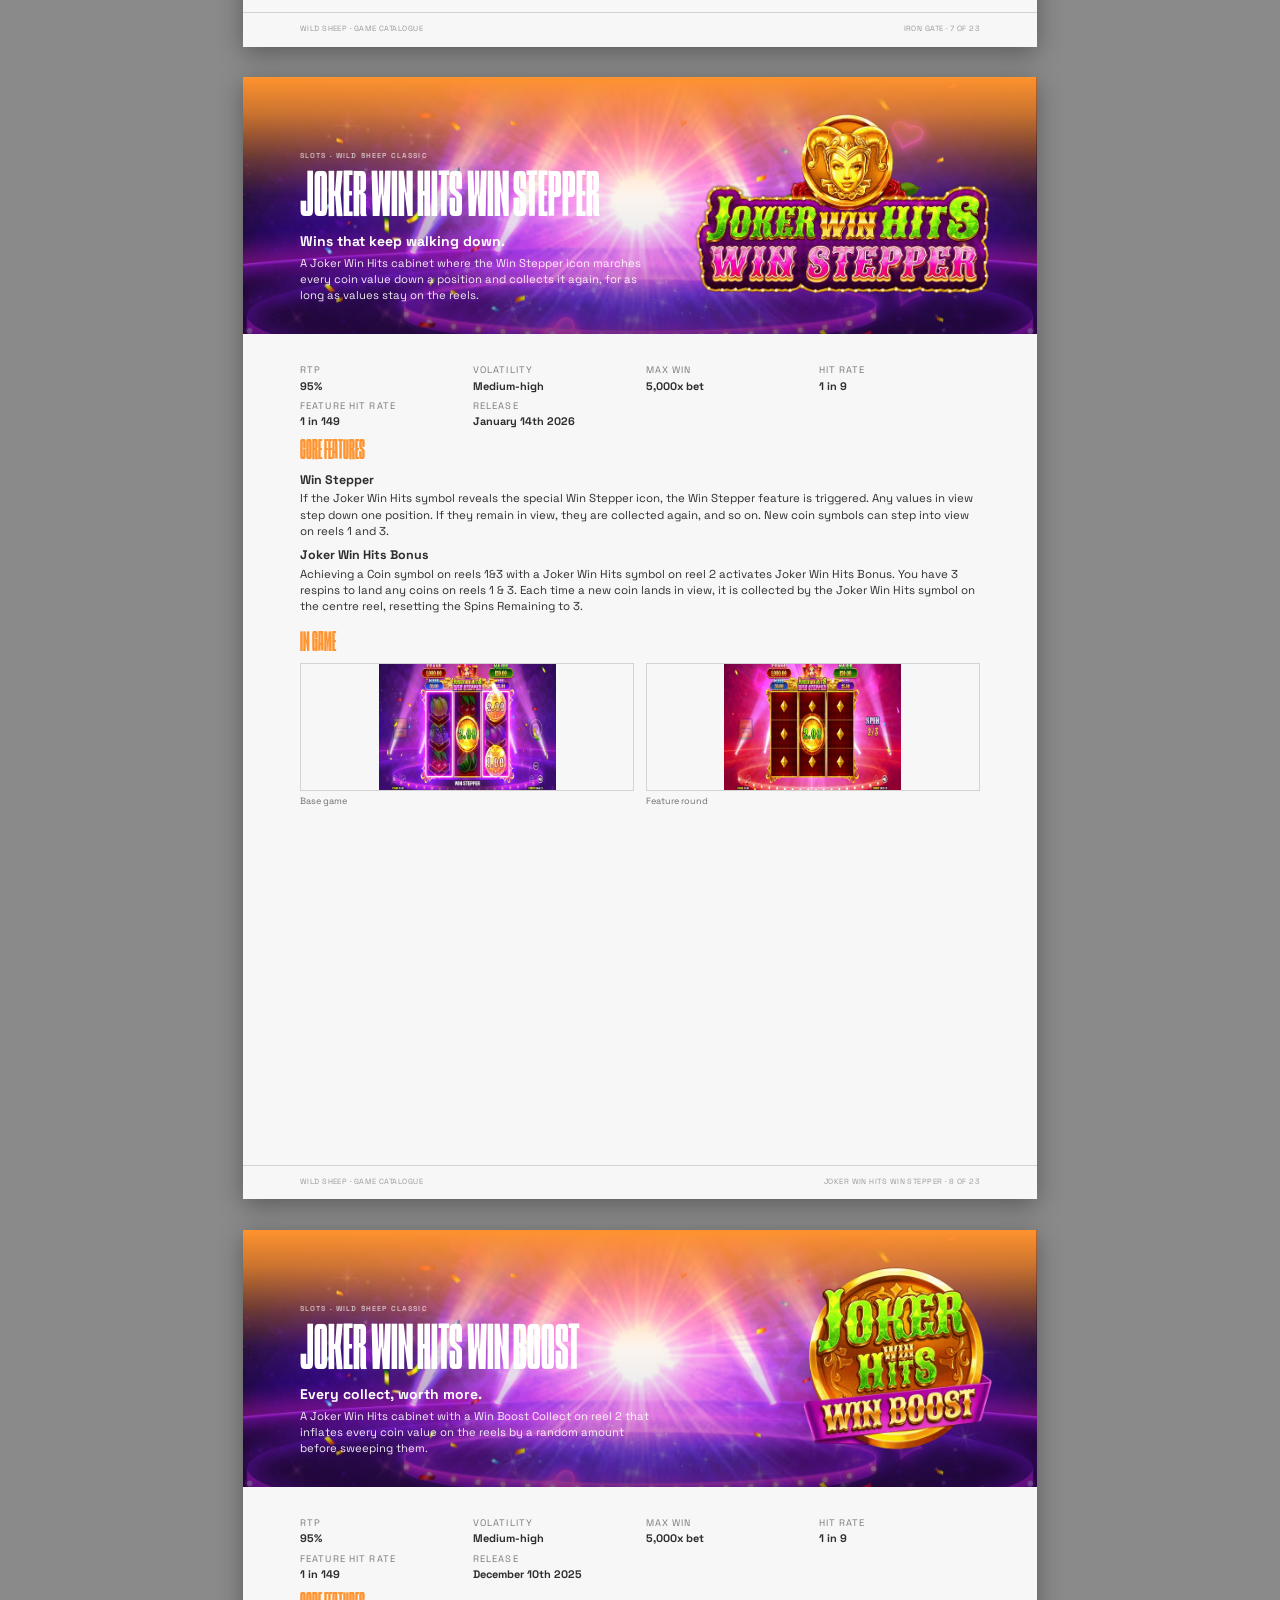
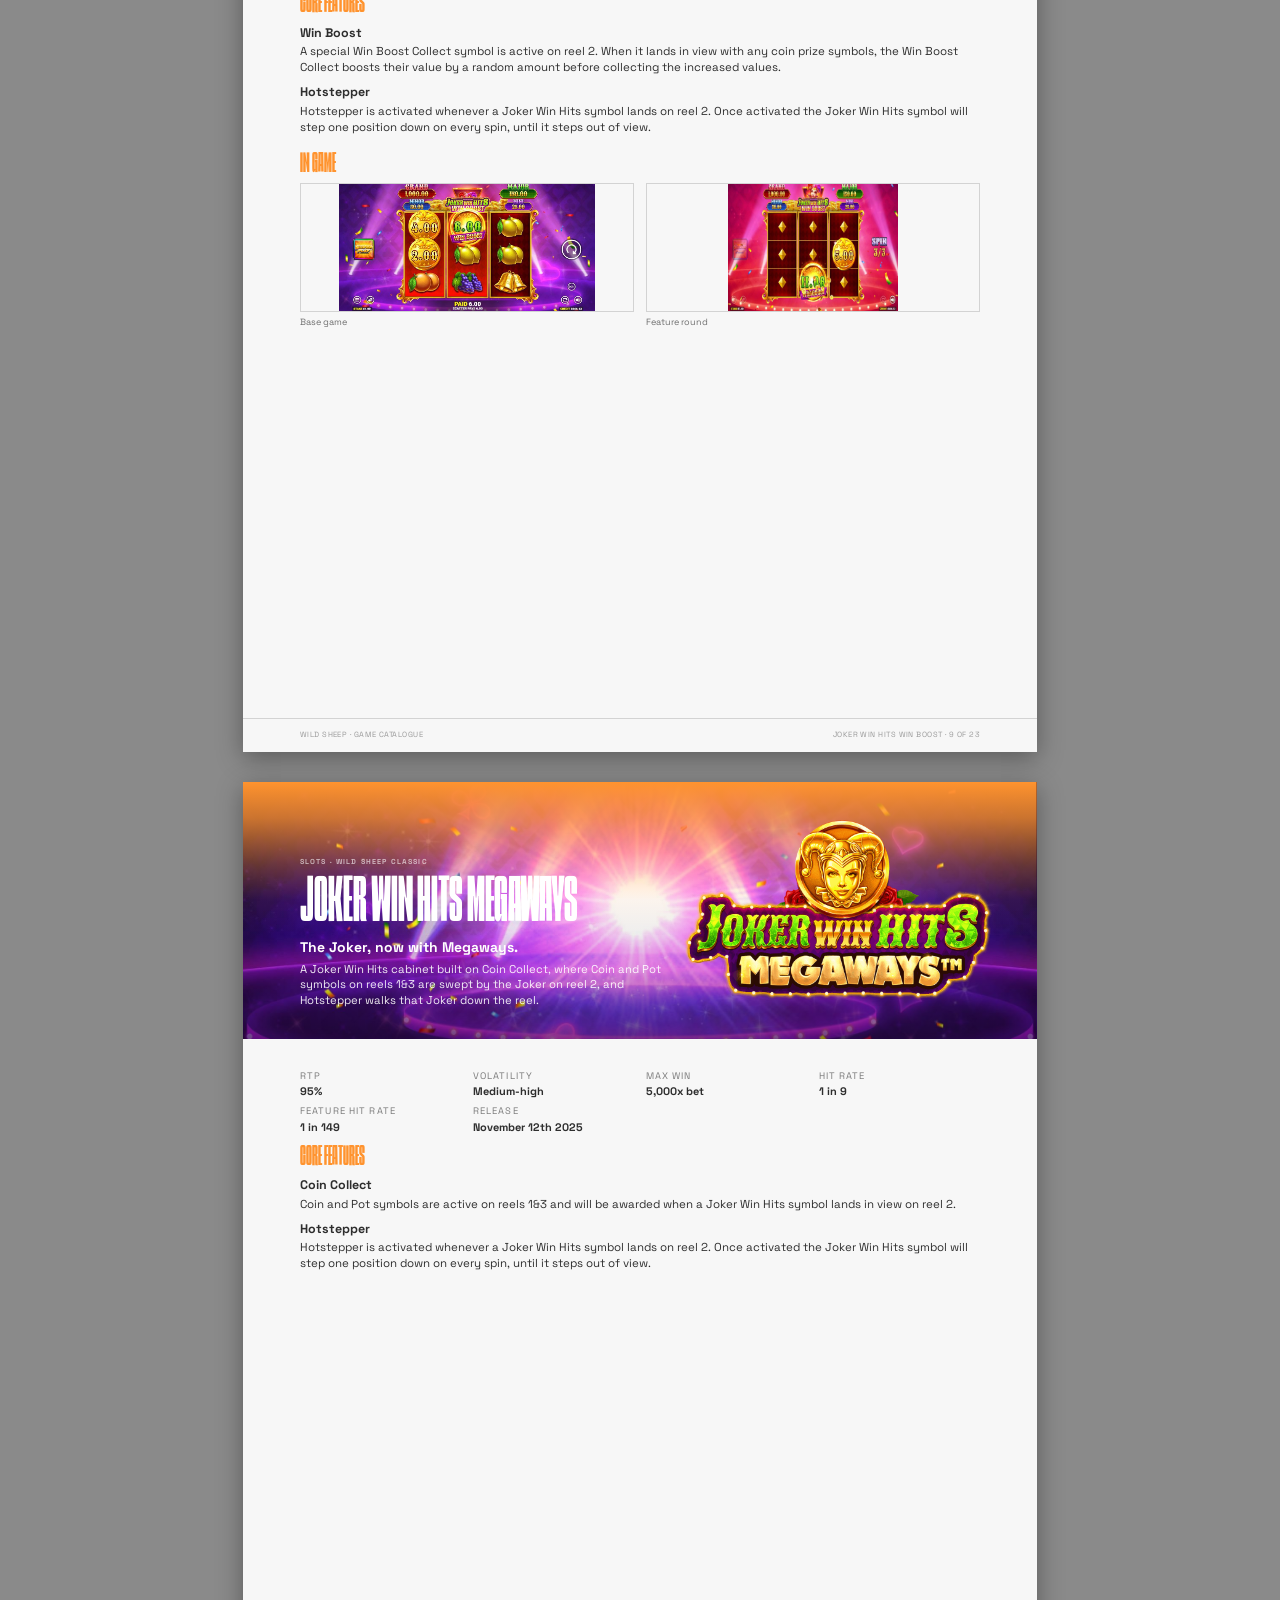
<file: brochure/index.html>
<!doctype html>
<html lang="en" data-root="../">
<head>
  <meta charset="utf-8">
  <meta name="viewport" content="width=device-width, initial-scale=1">
  <title>Game Catalogue — Wild Sheep</title>
  <meta name="robots" content="noindex">
  <link rel="icon" href="../assets/img/logos/sheep-icon.svg" type="image/svg+xml">
  <link rel="preload" href="../assets/fonts/SCHABO-XCondensed.otf" as="font" type="font/otf" crossorigin>
  <link rel="stylesheet" href="../assets/css/tokens.css">
  <link rel="stylesheet" href="../assets/css/site.css">
  <link rel="stylesheet" href="../assets/css/brochure.css">
</head>
<body>

<div class="brochure-bar no-print">
  <div>
    <a class="brochure-back" href="../games/">
      <svg width="14" height="12" viewBox="0 0 14 12" fill="none" aria-hidden="true">
        <path d="M6 1L1 6l5 5M1 6h12" stroke="currentColor" stroke-width="1.6"
              stroke-linecap="round" stroke-linejoin="round"/>
      </svg>
      Back to library
    </a>
    <h1 class="brochure-bar__title">Game Catalogue</h1>
    <p class="brochure-bar__meta" data-brochure-meta>Building…</p>
    <p class="brochure-note">
      Recommended: For the best results, open this page and download the PDF via
      <b>Chrome</b> browser.
    </p>
  </div>
  <div class="brochure-bar__actions">
    <!-- Three editions. Each is the same builder with a range filter — the
         scope is the only URL parameter brochure.js reads. -->
    <div class="brochure-scopes" role="group" aria-label="Choose an edition">
      <a class="btn brochure-scope" data-scope-link="origins" href="?scope=origins">Wild Sheep Origins</a>
      <a class="btn brochure-scope" data-scope-link="classic" href="?scope=classic">Wild Sheep Classic</a>
      <a class="btn brochure-scope" data-scope-link="all" href="?scope=all">All games</a>
    </div>
    <div class="btn-row">
      <button class="btn btn--solid" type="button" data-print>Download PDF</button>
    </div>
  </div>
</div>

<div class="brochure" data-brochure>
  <p class="loading">Building the catalogue…</p>
</div>

<script src="../assets/js/store.js"></script>
<script src="../assets/js/brochure.js"></script>
</body>
</html>
</file>
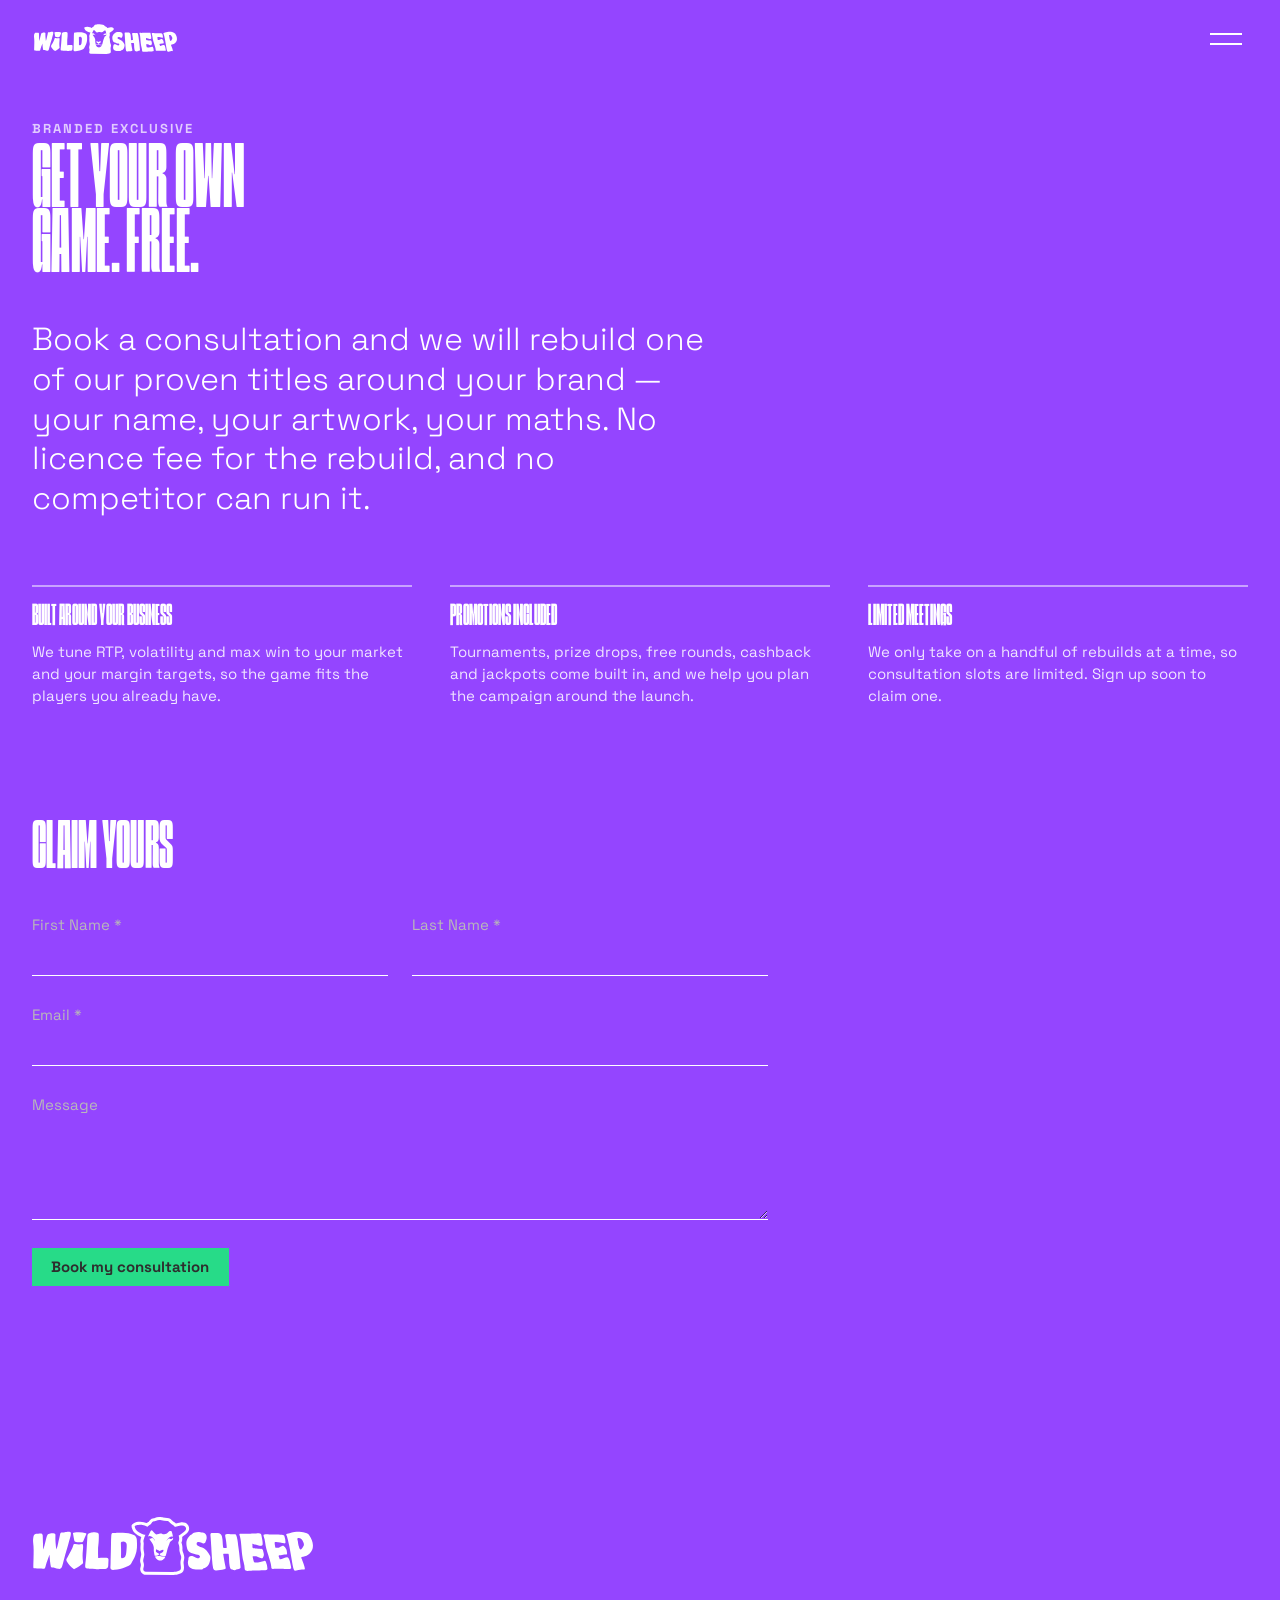
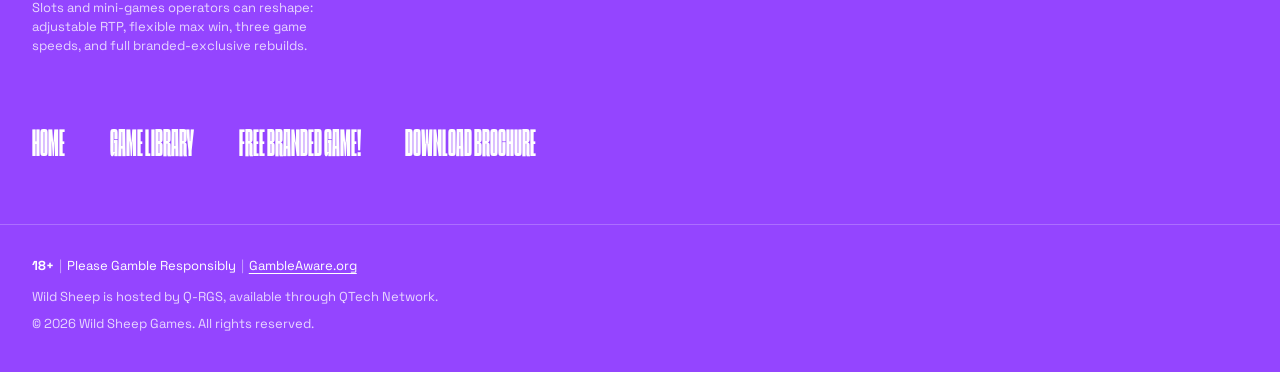
<file: free-branded-game/index.html>
<!doctype html>
<!-- data-root is how every page tells the JS where the site root is.
     WordPress port: emit get_template_directory_uri() here. -->
<html lang="en" data-root="../">
<head>
  <meta charset="utf-8">
  <meta name="viewport" content="width=device-width, initial-scale=1">
  <title>Free Branded Game — Wild Sheep</title>
  <meta name="description" content="Claim a free branded-exclusive game from Wild Sheep. Book a consultation, tell us your market, and we rebuild a proven title around your brand — tuned to your business and backed by promotion tools. Limited meetings available.">
  <link rel="icon" href="../assets/img/logos/sheep-icon.svg" type="image/svg+xml">
  <link rel="preload" href="../assets/fonts/SCHABO-XCondensed.otf" as="font" type="font/otf" crossorigin>
  <link rel="stylesheet" href="../assets/css/tokens.css">
  <link rel="stylesheet" href="../assets/css/site.css">
</head>
<body data-page="free-branded-game">

<!-- == template-parts/header.php ======================================== -->
<header class="site-header">
  <div class="container site-header__inner">
    <a class="site-header__logo" href="../index.html" aria-label="Wild Sheep — home">
      <span class="mark mark--wordmark"></span>
    </a>
    <button class="nav-toggle" aria-expanded="false" aria-controls="site-nav" aria-label="Menu">
      <span></span><span></span>
    </button>
  </div>
</header>

<nav class="site-nav" id="site-nav" data-open="false" aria-label="Main">
  <a href="../index.html">Home</a>
  <a href="../games/">Game Library</a>
  <a href="./">Free Branded Game!</a>
  <a href="../brochure/">Download Brochure</a>
</nav>

<main>
  <!-- == template-parts/free-branded-game.php ========================== -->
  <!-- One purple field top to bottom: the offer, what it includes, then the
       form. The band hands straight off to the footer, which takes the same
       purple, so there is no seam between the two — same treatment the game
       page's rebrand form uses. -->
  <section class="band-purple section fbg" id="claim">
    <div class="container">

      <p class="fbg__eyebrow">Branded Exclusive</p>
      <h1 class="display display--lg fbg__title">Get your own<br>game. Free.</h1>

      <p class="fbg__lead">
        Book a consultation and we will rebuild one of our proven titles around
        your brand — your name, your artwork, your maths. No licence fee for the
        rebuild, and no competitor can run it.
      </p>

      <ul class="fbg__points">
        <li>
          <h2 class="fbg__point-title">Built around your business</h2>
          <p>We tune RTP, volatility and max win to your market and your margin
             targets, so the game fits the players you already have.</p>
        </li>
        <li>
          <h2 class="fbg__point-title">Promotions included</h2>
          <p>Tournaments, prize drops, free rounds, cashback and jackpots come
             built in, and we help you plan the campaign around the launch.</p>
        </li>
        <li>
          <h2 class="fbg__point-title">Limited meetings</h2>
          <p>We only take on a handful of rebuilds at a time, so consultation
             slots are limited. Sign up soon to claim one.</p>
        </li>
      </ul>

      <div class="fbg__form">
        <h2 class="display display--sm fbg__form-title">Claim yours</h2>
        <form class="contact-form" id="request-demo-form" novalidate data-email="hello@wildsheepgames.com">
          <div class="contact-form" style="display:contents" data-contact-fields></div>
          <input type="hidden" name="enquiry" value="free-branded-game">
          <button class="btn btn--solid" type="submit">Book my consultation</button>
          <p class="form-status" role="status" aria-live="polite"></p>
        </form>
      </div>

    </div>
  </section>
</main>

<!-- == template-parts/footer.php ======================================== -->
<footer class="site-footer band-dark" data-footer-brand="origins">
  <div class="container site-footer__top">
    <div class="site-footer__brand">
      <span class="mark mark--wordmark-outline site-footer__logo" role="img" aria-label="Wild Sheep"></span>
      <p class="site-footer__blurb" data-footer-blurb></p>
    </div>
    <nav class="site-footer__nav" data-footer-nav aria-label="Footer"></nav>
  </div>

  <div class="container site-footer__bottom">
    <p class="site-footer__responsible" data-footer-responsible></p>
    <ul class="site-footer__legal" data-footer-legal hidden></ul>
    <p class="site-footer__note" data-hosting-note>Wild Sheep is hosted by Q-RGS, available through QTech Network.</p>
    <p class="site-footer__copy" data-footer-copy></p>
  </div>
</footer>

<script src="../assets/js/store.js"></script>
<script src="../assets/js/site.js"></script>
</body>
</html>
</file>
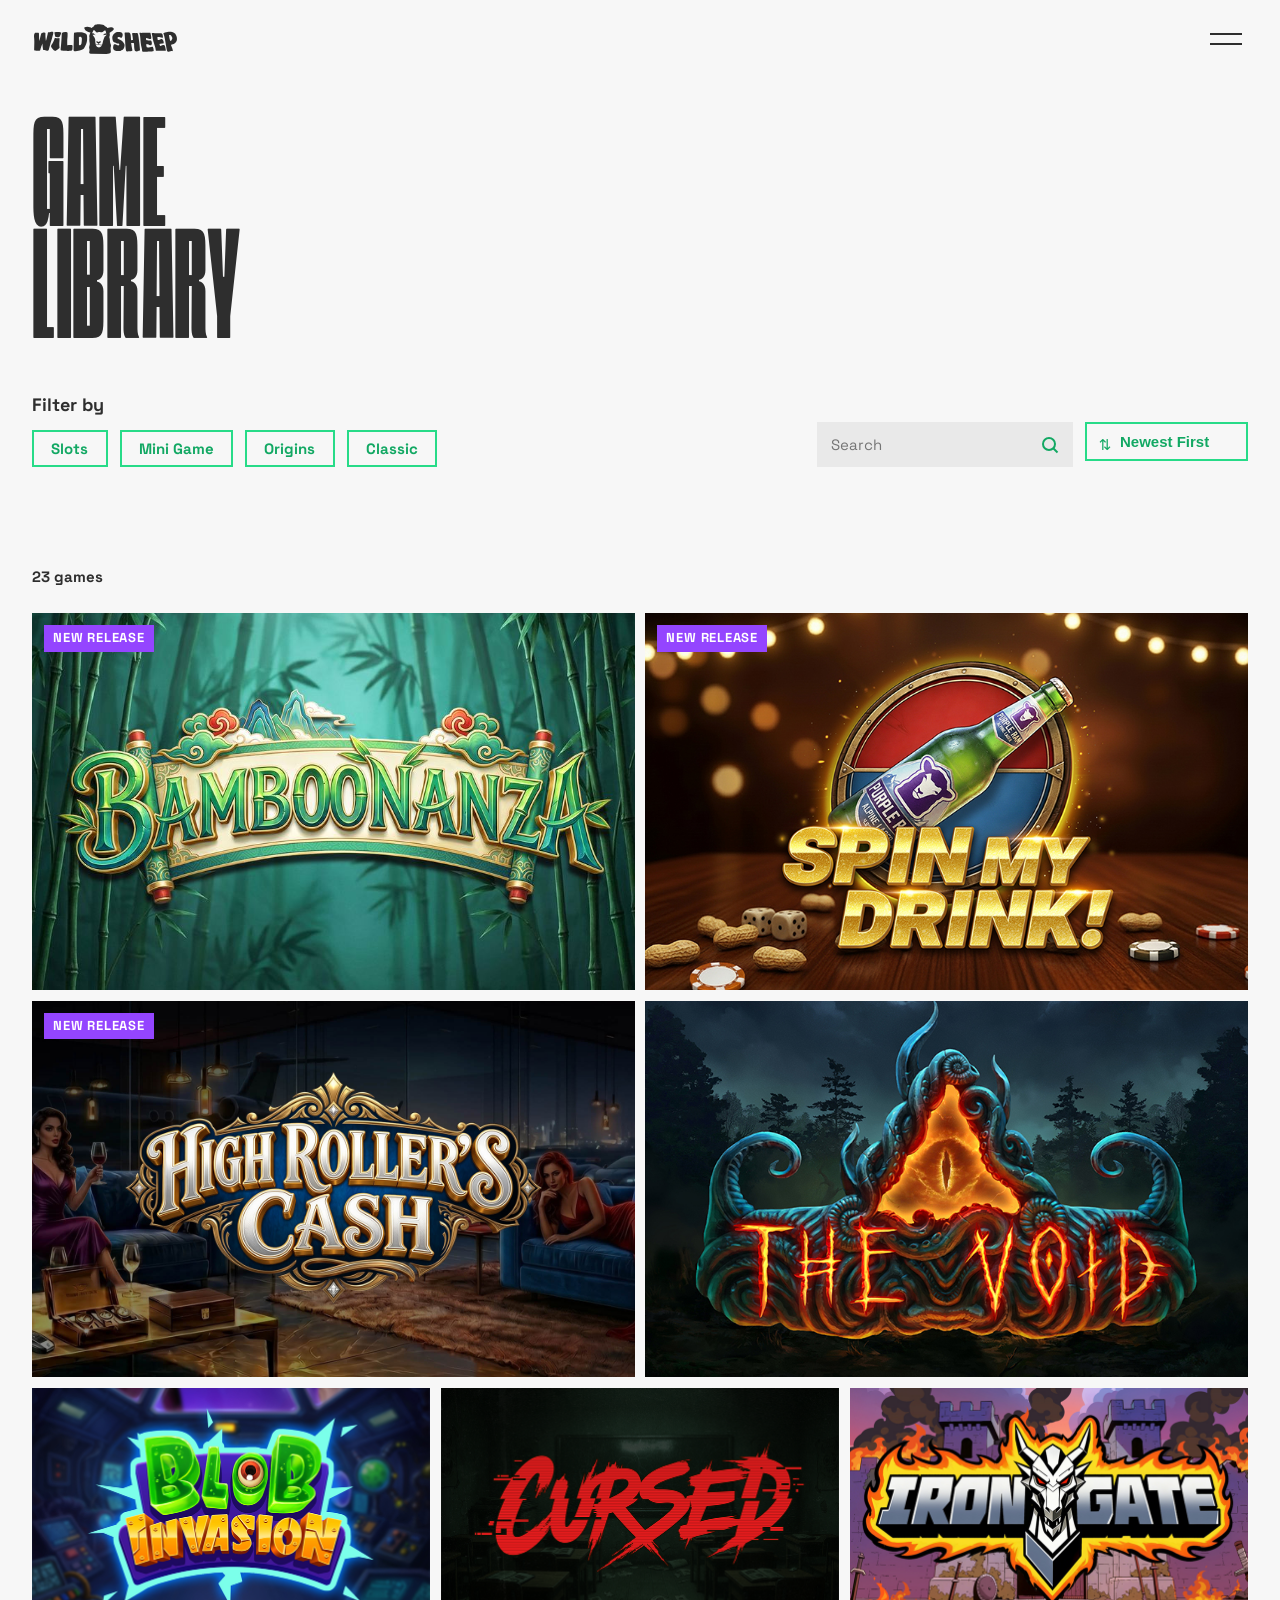
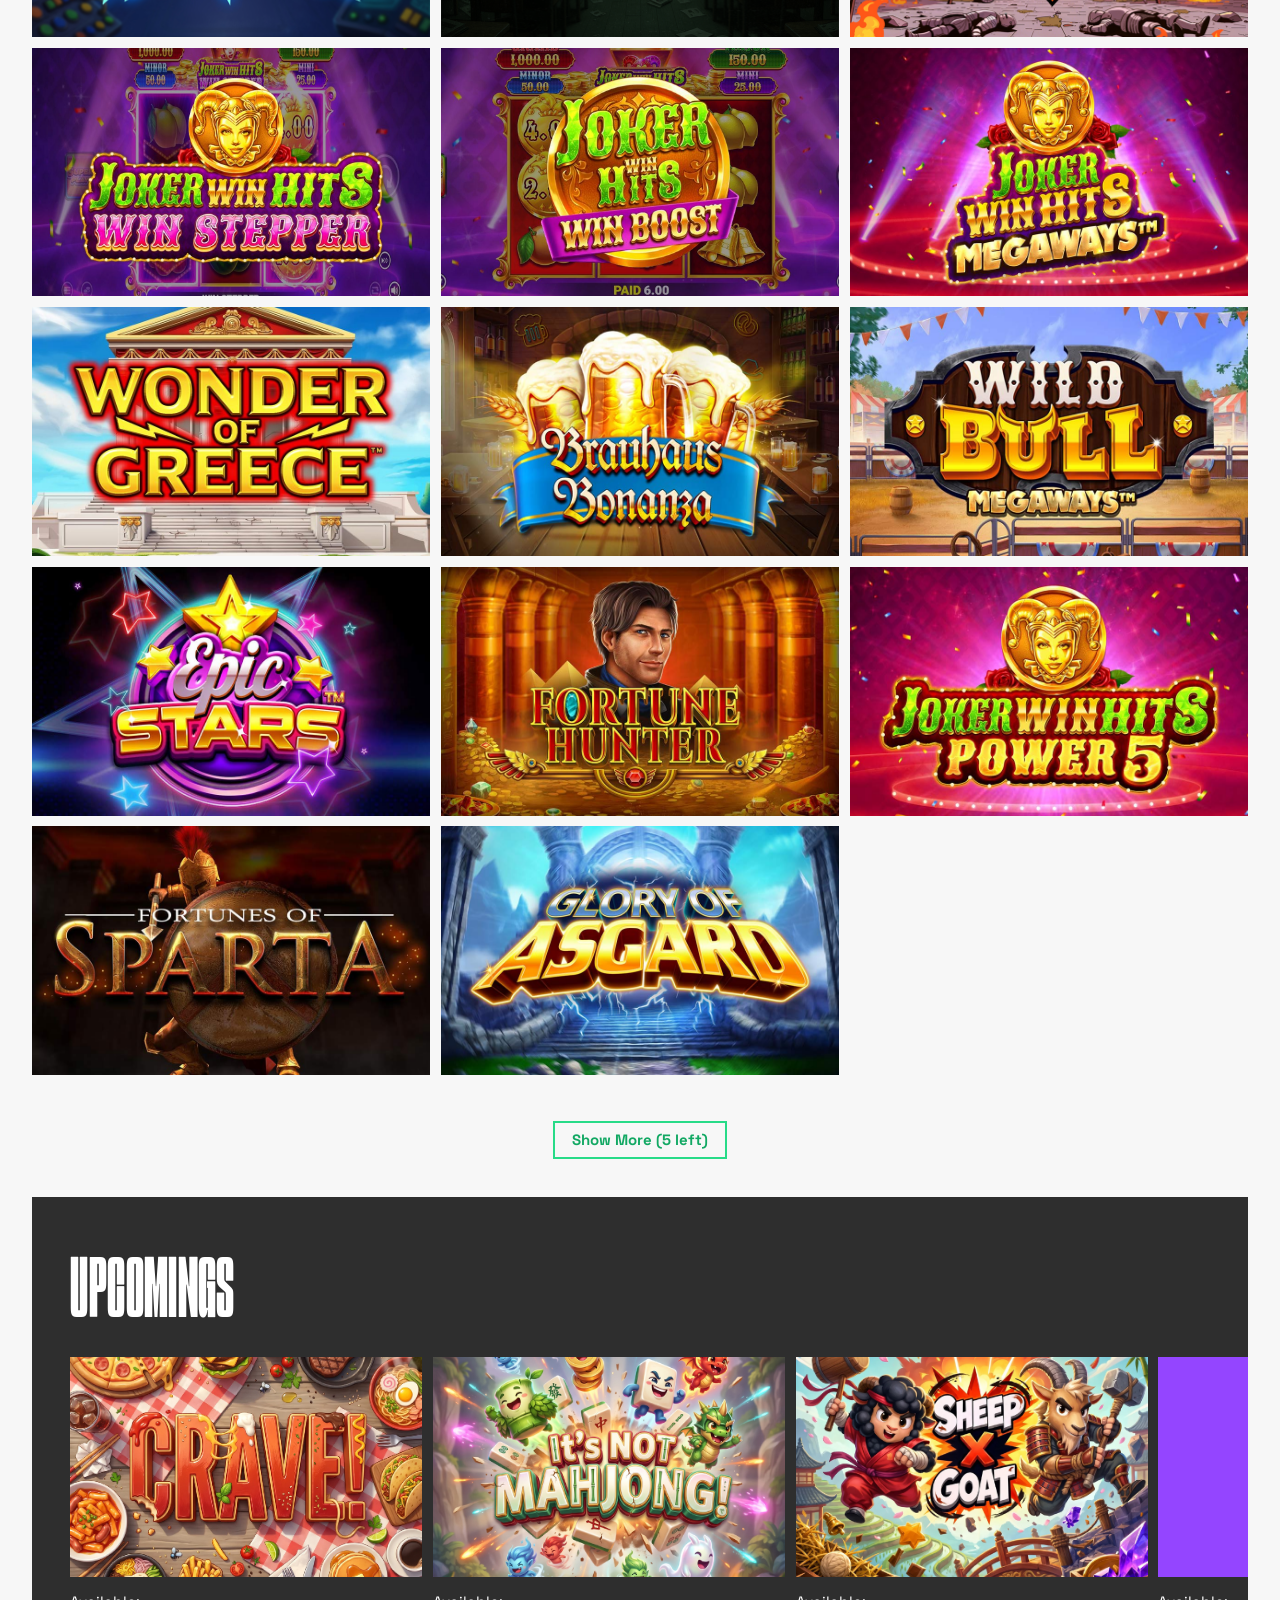
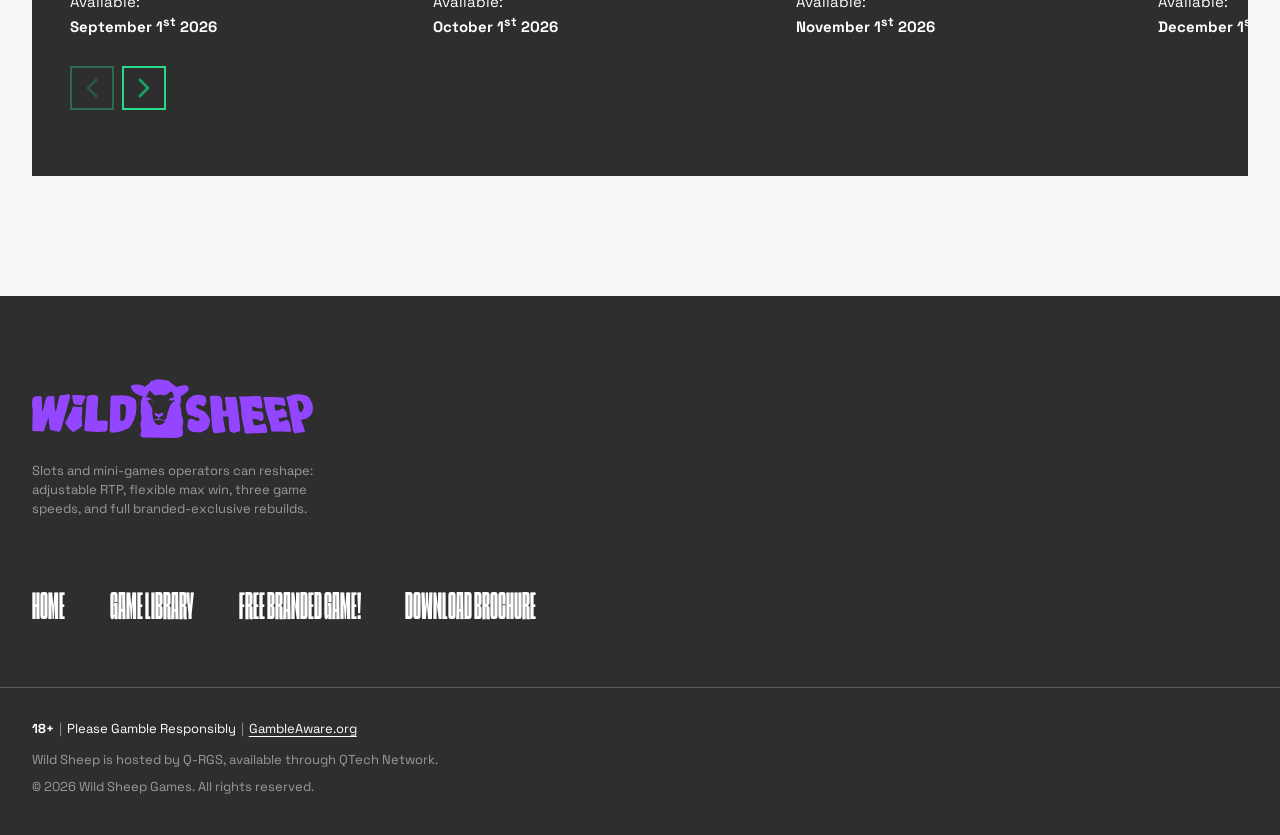
<file: games/index.html>
<!doctype html>
<html lang="en" data-root="../">
<head>
  <meta charset="utf-8">
  <meta name="viewport" content="width=device-width, initial-scale=1">
  <title>Game Library — Wild Sheep</title>
  <meta name="description" content="The complete Wild Sheep game catalogue: slots and mini-games across the Origins and Classic ranges. Filter, search, and download the full brochure.">
  <link rel="icon" href="../assets/img/logos/sheep-icon.svg" type="image/svg+xml">
  <link rel="preload" href="../assets/fonts/SCHABO-XCondensed.otf" as="font" type="font/otf" crossorigin>
  <link rel="stylesheet" href="../assets/css/tokens.css">
  <link rel="stylesheet" href="../assets/css/site.css">
</head>
<body data-page="library">

<header class="site-header">
  <div class="container site-header__inner">
    <a class="site-header__logo" href="../index.html" aria-label="Wild Sheep — home">
      <span class="mark mark--wordmark"></span>
    </a>
    <button class="nav-toggle" aria-expanded="false" aria-controls="site-nav" aria-label="Menu">
      <span></span><span></span>
    </button>
  </div>
</header>

<nav class="site-nav" id="site-nav" data-open="false" aria-label="Main">
  <a href="../index.html">Home</a>
  <a href="./">Game Library</a>
  <a href="../free-branded-game/">Free Branded Game!</a>
  <a href="../brochure/">Download Brochure</a>
</nav>

<main>
  <!-- == archive-game.php ============================================== -->
  <section class="library-head">
    <div class="container">
      <h1 class="display display--xl">Game Library</h1>

      <div class="filter-bar">
        <div class="filter-group">
          <p class="filter-group__label" id="filter-label">Filter by</p>
          <div class="btn-row" role="group" aria-labelledby="filter-label">
            <button class="btn" type="button" data-filter="slots"     aria-pressed="false">Slots</button>
            <button class="btn" type="button" data-filter="mini-game" aria-pressed="false">Mini Game</button>
            <button class="btn" type="button" data-filter="origins"   aria-pressed="false">Origins</button>
            <button class="btn" type="button" data-filter="classic"   aria-pressed="false">Classic</button>
          </div>
        </div>

        <div class="filter-tools">
          <div class="search">
            <label class="visually-hidden" for="game-search">Search games</label>
            <input id="game-search" type="search" placeholder="Search" data-search autocomplete="off">
            <svg width="18" height="18" viewBox="0 0 18 18" fill="none" aria-hidden="true">
              <circle cx="8" cy="8" r="6" stroke="currentColor" stroke-width="2"/>
              <path d="m12.5 12.5 4 4" stroke="currentColor" stroke-width="2"/>
            </svg>
          </div>
          <div class="select-sort">
            <label class="visually-hidden" for="game-sort">Sort games</label>
            <select id="game-sort" data-sort>
              <option value="newest">Newest First</option>
              <option value="oldest">Oldest First</option>
              <option value="az">A–Z</option>
              <option value="za">Z–A</option>
            </select>
          </div>
        </div>
      </div>

    </div>
  </section>

  <section class="library-grid">
    <div class="container">
      <p class="result-count" data-result-count role="status" aria-live="polite"></p>
      <div class="game-grid" data-library-grid></div>
      <div class="no-results" data-no-results hidden>
        <p class="display display--xs">No games match that</p>
        <p>Try clearing the filter or searching for a different title.</p>
      </div>

      <div class="library-actions">
        <button class="btn" type="button" data-show-more hidden>Show More</button>
      </div>
    </div>
  </section>

  <!-- == template-parts/upcomings.php (shared with the landing page) ====== -->
  <!-- Sits BELOW the grid and its Show More, so the page reads released
       catalogue first, then what is coming. Still driven by the filter: filter
       to Classic and the panel goes with the Origins titles in it; start typing
       a search and it goes too, because a search is a request to find one title
       rather than to browse. The unreleased titles live here rather than as
       dead tiles in the grid above. -->
  <section class="library-upcomings" data-upcomings-section hidden>
    <div class="container">
      <div class="upcomings-panel upcomings-panel--inset">
        <div>
          <h2 class="display display--md" style="color:var(--white)">Upcomings</h2>
          <div class="upcomings-rail" data-rail data-rail-flush style="margin-top:2rem">
            <div class="rail">
              <div class="rail-track" data-rail-track data-upcomings></div>
            </div>
            <div class="carousel-nav">
              <button type="button" data-rail-prev aria-label="Previous upcoming game">
                <svg width="14" height="22" viewBox="0 0 14 22" fill="none" aria-hidden="true"><path d="M12 2 3 11l9 9" stroke="currentColor" stroke-width="2.5"/></svg>
              </button>
              <button type="button" data-rail-next aria-label="Next upcoming game">
                <svg width="14" height="22" viewBox="0 0 14 22" fill="none" aria-hidden="true"><path d="M2 2l9 9-9 9" stroke="currentColor" stroke-width="2.5"/></svg>
              </button>
            </div>
          </div>
        </div>
      </div>
    </div>
  </section>

</main>

<footer class="site-footer band-dark" style="margin-top:var(--sec-y)">
  <div class="container site-footer__top">
    <div class="site-footer__brand">
      <span class="mark mark--wordmark site-footer__logo" role="img" aria-label="Wild Sheep"></span>
      <p class="site-footer__blurb" data-footer-blurb></p>
    </div>
    <!-- Rendered from site.json's `nav` — the same array the header menu
         uses, so the two can never drift apart. See initFooter(). -->
    <nav class="site-footer__nav" data-footer-nav aria-label="Footer"></nav>
  </div>

  <div class="container site-footer__bottom">
    <p class="site-footer__responsible" data-footer-responsible></p>
    <ul class="site-footer__legal" data-footer-legal hidden></ul>
    <p class="site-footer__note" data-hosting-note>Wild Sheep is hosted by Q-RGS, available through QTech Network.</p>
    <p class="site-footer__copy" data-footer-copy></p>
  </div>
</footer>

<script src="../assets/js/store.js"></script>
<script src="../assets/js/site.js"></script>
<script src="../assets/js/library.js"></script>
</body>
</html>
</file>
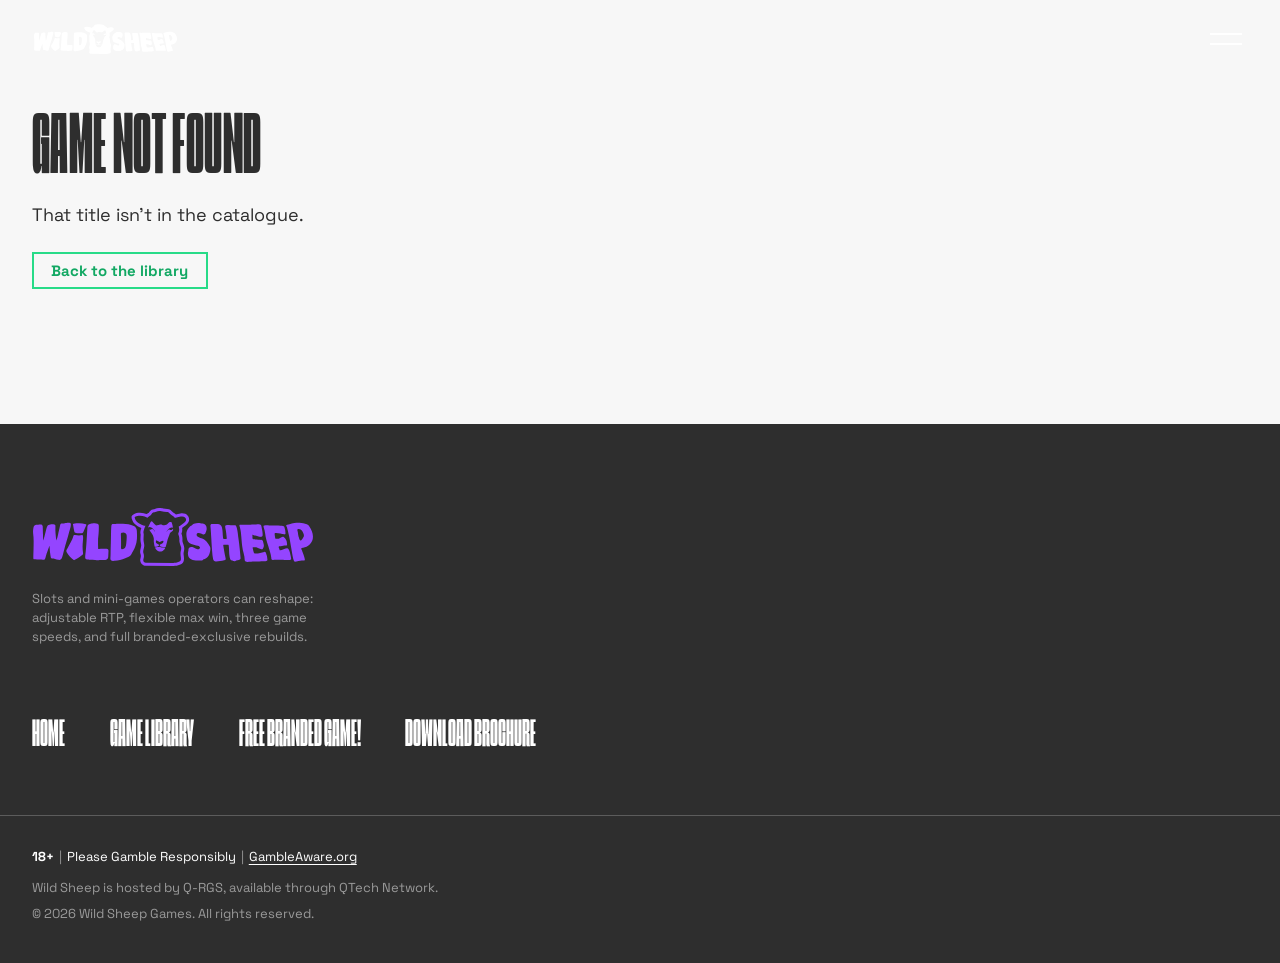
<file: games/game.html>
<!doctype html>
<html lang="en" data-root="../">
<head>
  <meta charset="utf-8">
  <meta name="viewport" content="width=device-width, initial-scale=1">
  <title>Game — Wild Sheep</title>
  <link rel="icon" href="../assets/img/logos/sheep-icon.svg" type="image/svg+xml">
  <link rel="preload" href="../assets/fonts/SCHABO-XCondensed.otf" as="font" type="font/otf" crossorigin>
  <link rel="stylesheet" href="../assets/css/tokens.css">
  <link rel="stylesheet" href="../assets/css/site.css">
</head>
<body data-page="game">

<header class="site-header">
  <div class="container site-header__inner">
    <a class="site-header__logo" href="../index.html" aria-label="Wild Sheep — home">
      <span class="mark mark--wordmark"></span>
    </a>
    <button class="nav-toggle" aria-expanded="false" aria-controls="site-nav" aria-label="Menu">
      <span></span><span></span>
    </button>
  </div>
</header>

<nav class="site-nav" id="site-nav" data-open="false" aria-label="Main">
  <a href="../index.html">Home</a>
  <a href="./">Game Library</a>
  <a href="../free-branded-game/">Free Branded Game!</a>
  <a href="../brochure/">Download Brochure</a>
</nav>

<main data-game-root>
  <p class="loading" style="padding:6rem;text-align:center">Loading…</p>
</main>

<!-- No margin-top: on an Origins page the purple form band hands straight off to
     the purple footer, and any gap there reads as a seam. On a Classic page the
     demo section's own margin already supplies the air above the footer. -->
<footer class="site-footer band-dark">
  <div class="container site-footer__top">
    <div class="site-footer__brand">
      <!-- Outline lockup, as on the landing page. It is the variant that reads on a
           brand-coloured ground: the solid mark paints as one flat silhouette in
           --footer-mark, which on purple or orange loses the sheep entirely. -->
      <span class="mark mark--wordmark-outline site-footer__logo" role="img" aria-label="Wild Sheep"></span>
      <p class="site-footer__blurb" data-footer-blurb></p>
    </div>
    <!-- Rendered from site.json's `nav` — the same array the header menu
         uses, so the two can never drift apart. See initFooter(). -->
    <nav class="site-footer__nav" data-footer-nav aria-label="Footer"></nav>
  </div>

  <div class="container site-footer__bottom">
    <p class="site-footer__responsible" data-footer-responsible></p>
    <ul class="site-footer__legal" data-footer-legal hidden></ul>
    <p class="site-footer__note" data-hosting-note>Wild Sheep is hosted by Q-RGS, available through QTech Network.</p>
    <p class="site-footer__copy" data-footer-copy></p>
  </div>
</footer>

<script src="../assets/js/store.js"></script>
<script src="../assets/js/site.js"></script>
<script>
/* ==========================================================================
   single-game.php
   Renders one catalogue entry as the game one-sheet: hero, spec band, story +
   core features, symbols, the Buy Bonus carousel and demo play. Every block
   after the hero is optional and skipped when the game has no data for it, so
   a title with catalogue fields only still produces a valid page.
   See `_meta.detail_blocks` in games.json.
   ========================================================================== */

/* The two figures that lead the spec band. */
const HEADLINE_SPECS = [['rtp', 'RTP'], ['max_win', 'Max Win']];

/* Everything else, in the reading order of the printed spec panel.
   `bonus_buy` is deliberately absent: the Buy Bonus carousel below enumerates
   every tier, so a "Yes — 6 tiers" cell only repeats it.

   The two ranges describe themselves differently and this list carries BOTH
   vocabularies rather than flattening them into one. Origins states a grid and
   a win mechanic ("6x4", "4096 ways") and quotes hit frequencies; Classic
   states a reel count and a line count ("6 reels", "4,096 ways"), adds region
   and orientation, and quotes no frequencies at all. Each game renders only
   the keys it carries, so one order serves both. */
const SPEC_LABELS = {
  volatility:       'Volatility',
  hit_rate:         'Win Hit Frequency',
  feature_hit_rate: 'Feature Hit Frequency',
  layout:           'Grid Layout',
  mechanic:         'Win Mechanic',
  reels:            'Game Type',
  lines:            'Lines',
  region:           'Region',
  free_spin_cost:   'Default Free-Spin Cost',
  min_bet:          'Default Min Bet',
  max_bet:          'Default Max Bet',
  orientation:      'Orientation Support',
  game_id:          'Game ID',
};

/* No VARIANT_FIELDS list, and that is a deliberate reversal.
   An earlier pass built a switcher over whole configurations on the assumption
   that hit rate, deviation and average feature win move with the RTP band. The
   ORIGINS brochure — the source of truth — publishes a headline RTP plus its
   alternates and a SINGLE figure for everything else on every one of the seven
   pages. So only RTP varies, and a switcher would imply movement the source
   does not state. The alternates render beside the headline instead, which is
   also how the printed spec sheet sets them. */

const TICK = `<svg viewBox="0 0 18 18" fill="none" aria-hidden="true">
  <circle cx="9" cy="9" r="9" fill="currentColor"/>
  <path d="M5 9.3l2.6 2.6L13 6.5" stroke="#fff" stroke-width="2" stroke-linecap="square"/>
</svg>`;

/* Same circle, a cross instead of a tick — the brochure's own treatment for an
   option a game does not support. Colour comes from `.spec-options .is-off`. */
const CROSS = `<svg viewBox="0 0 18 18" fill="none" aria-hidden="true">
  <circle cx="9" cy="9" r="9" fill="currentColor"/>
  <path d="M6 6l6 6M12 6l-6 6" stroke="#fff" stroke-width="2" stroke-linecap="square"/>
</svg>`;

const ARROWS = (label) => `
  <div class="carousel-nav">
    <button type="button" data-rail-prev aria-label="Previous ${label}">
      <svg width="14" height="22" viewBox="0 0 14 22" fill="none" aria-hidden="true"><path d="M12 2 3 11l9 9" stroke="currentColor" stroke-width="2.5"/></svg>
    </button>
    <button type="button" data-rail-next aria-label="Next ${label}">
      <svg width="14" height="22" viewBox="0 0 14 22" fill="none" aria-hidden="true"><path d="M2 2l9 9-9 9" stroke="currentColor" stroke-width="2.5"/></svg>
    </button>
  </div>`;

(async () => {
  const root = document.querySelector('[data-game-root]');
  const e = WS.escape;

  /* `story` and a feature's `body` are arrays of paragraphs in the data; older
     entries may still carry a bare string. Normalising here rather than at
     each call site keeps the templates below free of the distinction. */
  const paras = (v) => (Array.isArray(v) ? v : v ? [v] : []);
  const toP = (v, cls) => paras(v)
    .map((p) => `<p${cls ? ` class="${cls}"` : ''}>${e(p)}</p>`).join('');

  try {
    const data = await WS.loadData();
    const slug = new URLSearchParams(location.search).get('g');
    const game = data.games.find((g) => g.slug === slug);

    if (!game) {
      root.innerHTML = `<section class="section container">
        <h1 class="display display--md">Game not found</h1>
        <p class="section-lead">That title isn't in the catalogue.</p>
        <p style="margin-top:1.5rem"><a class="btn" href="./">Back to the library</a></p>
      </section>`;
      return;
    }

    document.title = `${game.title} — Wild Sheep`;

    /* An unreleased title has no page of its own — nothing links here, and the
       one-sheet would be a hero over a thumbnail and three empty sections. The
       URL still resolves rather than 404ing, because it may be bookmarked or
       shared, but it answers with the date and a way back.
       `isTeaser()` comes from site.js so the card renderers and this page can
       never disagree about which titles are teasers. */
    if (isTeaser(game)) {
      /* Drop the game-page header treatment. It is fixed and paints its marks
         white at the top of the scroll, which is right over a dark hero and
         invisible over the paper this page uses instead. Changing `data-page`
         hands the header back to its ordinary sticky, ink-on-paper behaviour. */
      document.body.dataset.page = 'game-teaser';
      const when = game.release_date ? WS.fmtDate(game.release_date) : null;
      root.innerHTML = `
        <section class="section container teaser-page">
          <p class="eyebrow">Coming soon</p>
          <h1 class="display display--lg">${e(game.title)}</h1>
          ${when ? `<p class="section-lead">Available ${when.month} ${when.year}.</p>` : ''}
          <p class="teaser-page__note">This title hasn't launched yet, so there's
            nothing to show beyond the date. It'll get a full page — specification,
            features and demo — when it does.</p>
          <p class="btn-row">
            <a class="btn btn--solid" href="../index.html#request-demo">Request Demo</a>
            <a class="btn" href="./">Game Library</a>
          </p>
        </section>`;
      return;
    }

    const base = data.base;
    const specs = game.specs || {};
    const variants = specs.variants || [];
    const brand = data.brands?.[game.brand]?.colour || '#9445FF';
    const released = new Date(`${game.release_date}T00:00:00`) <= new Date();

    /* ---- hero ---------------------------------------------------------- */
    /* Every catalogue title now ships a transparent logo cut from its asset
       pack, so the composed treatment is the normal path and the flat
       thumbnail is the fallback for a title whose art hasn't landed yet. Both
       sit inside the band now — nothing bleeds past it. */
    const art = game.art?.logo
      ? `<img class="game-hero__art game-hero__art--logo" src="${base}${e(game.art.logo)}"
              alt="${e(game.title)} logo" loading="eager">`
      : `<img class="game-hero__art" src="${base}${e(game.thumbnail)}"
              alt="${e(game.title)} key art" loading="eager">`;

    const backdrop = game.art?.backdrop
      ? `<img class="game-hero__backdrop" src="${base}${e(game.art.backdrop)}" alt="" aria-hidden="true">`
      : '';

    /* Explicit line breaks when the data provides them; otherwise let the
       single tagline string wrap on its own. */
    const tagline = game.tagline_lines?.length
      ? game.tagline_lines.map((l) => `<span>${e(l)}</span>`).join('')
      : e(game.tagline);

    /* Prev / next through the catalogue, pinned to the viewport edges of the
       hero. The order is the library grid's default — released titles, newest
       first — so stepping with the arrows walks the same sequence the visitor
       just saw, rather than games.json's write order. Teasers are excluded for
       the usual reason: they have no page to land on.
       It wraps, so neither arrow is ever a dead control. */
    const ordered = WS.query(data.games, { sort: 'newest', released: true });
    const here = ordered.findIndex((g) => g.slug === game.slug);
    const step = (delta) => {
      if (here < 0 || ordered.length < 2) return null;
      return ordered[(here + delta + ordered.length) % ordered.length];
    };
    const navArrow = (dir, g) => {
      if (!g) return '';
      const d = dir === 'prev'
        ? 'M12 2 3 11l9 9'      // ‹
        : 'M2 2l9 9-9 9';       // ›
      return `
        <a class="game-hero__nav game-hero__nav--${dir}"
           href="?g=${encodeURIComponent(g.slug)}"
           aria-label="${dir === 'prev' ? 'Previous' : 'Next'} game: ${e(g.title)}">
          <svg width="14" height="22" viewBox="0 0 14 22" fill="none" aria-hidden="true">
            <path d="${d}" stroke="currentColor" stroke-width="2.5"/>
          </svg>
          <span class="game-hero__nav-title">${e(g.title)}</span>
        </a>`;
    };

    /* Origins is the range that can be rebuilt as a branded exclusive, so its
       primary CTA sells that rather than a generic demo — and it scrolls to a
       form on THIS page instead of throwing the visitor back to the landing
       page and making them find it. Classic keeps the demo request, which still
       goes to the landing form: rebranding is not on offer for that range, so
       there is nothing here for it to scroll to. */
    const isOrigins = game.brand === 'origins';
    const primaryCta = isOrigins
      ? `\n              <a class="btn btn--solid" href="#request-demo">Rebrand This Game</a>`
      : `\n              <a class="btn btn--solid" href="../index.html#request-demo">Request Demo</a>`;

    const hero = `
      <section class="game-hero" style="--brand:${brand}">
        <div class="game-hero__band">${backdrop}</div>
        ${navArrow('prev', step(-1))}${navArrow('next', step(1))}
        <div class="container game-hero__inner">
          <div class="game-hero__copy">
            <h1 class="display display--lg">${e(game.title)}</h1>
            <p class="game-hero__tagline">${tagline}</p>
            <p class="game-hero__summary">${e(game.summary)}</p>
            <div class="btn-row">${primaryCta}
              <a class="btn" href="#demo">Demo Play</a>
            </div>
          </div>
          ${art}
        </div>
      </section>`;

    /* ---- spec band ------------------------------------------------------ */
    /* Every certified RTP is set at the same size and the same colour, in one
       row. The brochure prints the shipping band large and the alternates small
       and lilac, but on the page that read as a footnote — they are equally
       shippable configurations, so nothing here ranks one above the others.
       `variants[0]` duplicates the flat `specs.rtp`, so the list is rendered
       from `variants` alone rather than from the flat value plus the rest. */
    const rtpRow = (variants.length > 1 ? variants.map((v) => v.rtp) : [specs.rtp])
      .map((v) => `<span>${e(v)}</span>`).join('');

    const headline = HEADLINE_SPECS
      .filter(([k]) => specs[k])
      .map(([k, label]) => `
        <div class="stat">
          <p class="stat__label">${label}</p>
          <p class="stat__value${k === 'rtp' && variants.length > 1 ? ' stat__value--row' : ''}">${
            k === 'rtp' ? rtpRow : e(specs[k])}</p>
          ${k === 'rtp' && variants.length > 1
            ? `<p class="stat__note">${variants.length} certified configurations</p>` : ''}
        </div>`)
      .join('');

    const cells = Object.entries(SPEC_LABELS)
      .filter(([k]) => specs[k])
      .map(([k, label]) => `<div><dt>${label}</dt><dd>${e(specs[k])}</dd></div>`)
      .concat(game.release_date
        ? [`<div><dt>${released ? 'Released' : 'Available'}</dt>
             <dd>${WS.fmtDate(game.release_date).full}</dd></div>`]
        : [])
      .join('');

    /* An option is a plain string when the game has it, or `{label, available}`
       when it does not — the brochure marks an unavailable one with a grey
       cross rather than omitting the row, because the three are a fixed set and
       a missing row would read as an oversight. */
    const options = game.options?.length
      ? `<ul class="spec-options">${game.options
          .map((o) => (typeof o === 'string' ? { label: o, available: true } : o))
          .map(({ label, available }) => `
            <li${available === false ? ' class="is-off"' : ''}>
              ${available === false ? CROSS : TICK}${e(label)}
            </li>`).join('')}</ul>`
      : '';

    /* Distribution reach is identical across every sheet in a range, so it is
       stored once under `_meta.platforms` and referenced by key. It sits in the
       spec band because that is what it is — specification, not marketing. */
    const platform = data._meta?.platforms?.[game.platform];
    const reach = platform ? `
      <div class="spec-reach">
        <div>
          <dt>Languages <b>${platform.languages.length}</b></dt>
          <dd>${platform.languages.map(e).join(' · ')}</dd>
        </div>
        <div>
          <dt>Currencies <b>${platform.currencies.length}</b></dt>
          <dd>${platform.currencies.map(e).join(' · ')}</dd>
        </div>
      </div>` : '';

    /* A title whose spec figures are still placeholders says so inside the band
       rather than as a banner above it — the banner was the first thing under
       the hero on two thirds of the catalogue.

       Gated on an explicit `specs_provisional` flag, NOT on "has no story",
       which is what it used to key off. Two titles (Spin My Drink, High
       Roller's Cash) carry real brochure figures and no background story,
       and the old test called their specs invented. */
    const provisional = !game.specs_provisional || !cells ? '' : `
      <p class="spec-provisional">Placeholder specification — this title's
      one-sheet hasn't been transcribed yet, and the figures above use standard
      fields rather than measured values.</p>`;

    const specBand = headline || cells ? `
      <section class="band-dark section" id="spec">
        <div class="container">
          <h2 class="display spec-band__title">Specification</h2>
          ${headline ? `<div class="spec-headline">${headline}</div>` : ''}
          ${cells ? `<dl class="spec-grid">${cells}</dl>` : ''}
          ${options}
          ${reach}
          ${provisional}
        </div>
      </section>` : '';

    /* ---- story + core features + screenshots ------------------------------ */
    /* Purely decorative — the cast carries no information the copy doesn't, so
       it is hidden from assistive tech rather than given invented alt text. */
    const cast = game.art?.cast?.length
      ? `<div class="story__cast" aria-hidden="true">${game.art.cast
          .map((c) => `<img src="${base}${e(c)}" alt="" loading="lazy">`).join('')}</div>`
      : '';

    /* The heading sits above the split, not inside its first column, so the
       prose can take the full column width when there is no cast to sit
       beside it — see .story-grid--solo. */
    const story = game.story ? `
      <div class="story-block">
        <h2 class="display display--xs">Background Story</h2>
        <div class="story-grid${cast ? '' : ' story-grid--solo'}">
          <div class="story__prose">${toP(game.story)}</div>
          ${cast}
        </div>
      </div>` : '';

    /* auto-fit rather than a fixed column count: the catalogue runs from one
       feature (The Void) to four (High Roller's Cash), and a fixed three-up
       leaves a single card stranded in the first third. */
    const features = game.features?.length ? `
      <div class="feature-block">
        <h2 class="display display--xs">Core Features</h2>
        <ul class="feature-cards">${game.features.map((f) => `
          <li>
            <h3>${e(f.title)}</h3>
            ${toP(f.body)}
          </li>`).join('')}</ul>
      </div>` : '';

    /* Screenshots live inside the story rather than in their own section: they
       are what the story looks like in play, not a separate topic. */
    /* `w`/`h` are the file's own pixel dimensions, and they do two jobs. The
       `width`/`height` attributes give the browser the intrinsic ratio so it
       reserves the right box before the image loads — without them these have no
       CSS aspect-ratio to fall back on and collapse to zero height. And they
       settle orientation at render time, so a portrait phone capture is marked
       before it loads rather than after. */
    const shots = game.screenshots?.length
      ? `<div class="shot-grid">${game.screenshots.map((s) => `
          <figure class="shot${s.h > s.w ? ' shot--portrait' : ''}">
            <img src="${base}${e(s.file)}" alt="${e(game.title)} — ${e(s.caption)}"
                 loading="lazy"${s.w ? ` width="${s.w}" height="${s.h}"` : ''}>
            <figcaption>${e(s.caption)}</figcaption>
          </figure>`).join('')}</div>`
      : '';

    const storySection = story || features || shots ? `
      <section class="section story" id="story">
        <div class="container">${story}${features}${shots}</div>
      </section>` : '';

    /* ---- symbols ---------------------------------------------------------- */
    /* The paytable and feature symbols, straight off the sheet's symbol slides.
       Sized by HEIGHT with object-fit: contain — the packs mix near-square
       tiles with tall portraits, and matching widths would make the square ones
       tower over the rest. Same reasoning as .buy-card__symbol. */
    const symbols = game.symbols?.length ? `
      <section class="section--tight" id="symbols">
        <div class="container">
          <h2 class="display display--xs">${e(game.symbols_title || 'Symbols')}</h2>
          ${game.symbols_lead ? `<p class="section-lead">${e(game.symbols_lead)}</p>` : ''}
          <ul class="symbol-grid">${game.symbols.map((s, i) => {
            /* Only a symbol that HAS a note gets the button, the marker and the
               overlay — the affordance must never promise something a cell
               cannot deliver. The rest render as a plain art + name cell. */
            if (!s.note) return `
            <li class="symbol">
              <span class="symbol__art">
                <img src="${base}${e(s.file)}" alt="" aria-hidden="true" loading="lazy">
              </span>
              <h3 class="symbol__name">${e(s.name)}</h3>
            </li>`;
            const noteId = `sym-note-${i}`;
            return `
            <li class="symbol symbol--has-note">
              <button class="symbol__toggle" type="button"
                      aria-expanded="false" aria-controls="${noteId}">
                <span class="visually-hidden">What ${e(s.name)} does</span>
              </button>
              <span class="symbol__art">
                <img src="${base}${e(s.file)}" alt="" aria-hidden="true" loading="lazy">
              </span>
              <h3 class="symbol__name">${e(s.name)}</h3>
              <p class="symbol__note" id="${noteId}">${e(s.note)}</p>
            </li>`;
          }).join('')}</ul>
        </div>
      </section>` : '';

    /* ---- buy bonus carousel ---------------------------------------------- */
    /* Same rail component as Hot Games, so one behaviour serves both. The lead
       counts the cards rather than stating a number: the catalogue runs from
       four tiers to five, and the copy used to say "six" on every one of them. */
    const buy = game.buy_options?.length ? `
      <section class="section" id="buy-bonus">
        <div class="container">
          <div class="rail-head">
            <div>
              <h2 class="display display--md">Buy Bonus</h2>
              <p class="section-lead">${game.buy_options.length} entry points into the
                feature set, so players can pick their own risk and operators can
                price the shortcut.</p>
            </div>
          </div>
          <div data-rail>
            <div class="rail">
              <div class="rail-track" data-rail-track>${game.buy_options.map((b) => `
                <article class="buy-card">
                  ${b.symbol ? `<img class="buy-card__symbol" src="${base}${e(b.symbol)}" alt="" aria-hidden="true" loading="lazy">` : ''}
                  <div>
                    <h3 class="buy-card__title">${e(b.title)}</h3>
                    <p class="buy-card__body">${e(b.body)}</p>
                  </div>
                  ${b.cost ? `<p class="buy-card__cost">${e(b.cost)}</p>` : ''}
                </article>`).join('')}</div>
            </div>
            ${ARROWS('buy option')}
          </div>
        </div>
      </section>` : '';

    /* ---- demo play ------------------------------------------------------- */
    /* Placeholder until `demo_url` is filled in; the same frame then renders
       the live embed with no template change. */
    const demo = `
      <section class="section--tight" id="demo">
        <div class="container">
          <!-- Heading kept for assistive tech only. The frame is self-evident on
               screen, but #demo is the target of the hero's Demo Play button, so
               removing the name outright would leave that jump landing on an
               unlabelled region. -->
          <h2 class="visually-hidden">Demo Play</h2>
          <div class="demo-frame">
            ${game.demo_url
              ? `<iframe src="${e(game.demo_url)}" title="${e(game.title)} demo"
                         allow="fullscreen; autoplay" loading="lazy"></iframe>`
              : `<div class="demo-frame__empty">
                   <span class="demo-frame__play" data-gameid="${e(game.specs.game_id)}" aria-hidden="true">
                     <svg width="20" height="24" viewBox="0 0 20 24" fill="currentColor"><path d="M0 0l20 12L0 24z"/></svg>
                   </span>
                   <p class="demo-frame__note">Demo coming soon</p>
                 </div>`}
          </div>
        </div>
      </section>`;

    /* ---- rebrand / demo form (Origins only) ------------------------------ */
    /* The hero's primary CTA scrolls here, so the form has to be ON this page.
       Fields come from the same `site.contact.fields` the landing page uses —
       one field list in the project, not two. The game is carried in a hidden
       input so the enquiry arrives knowing which title it came from. */
    const contact = data.site?.contact;
    const rebrandForm = isOrigins && contact?.fields?.length ? `
      <section class="band-purple section" id="request-demo">
        <div class="container contact-grid">
          <div>
            <h2 class="display display--md">Rebrand<br>this game</h2>
            <p class="section-lead">${e(game.title)} can ship as a branded exclusive —
              your artwork, your RTP band, your max win, and a title no competitor
              can offer. Tell us what you have in mind.</p>
          </div>
          <form class="contact-form" id="request-demo-form" novalidate
                data-email="${e(data.site.company.email)}">
            <input type="hidden" name="game" value="${e(game.title)}">
            ${contact.fields.map((f) => `
              <div class="field${f.width === 'full' ? ' field--full' : ''}">
                ${f.type === 'textarea'
                  ? `<textarea id="${e(f.name)}" name="${e(f.name)}" rows="3" placeholder=" "${f.required ? ' required' : ''}></textarea>`
                  : `<input id="${e(f.name)}" name="${e(f.name)}" type="${e(f.type)}" placeholder=" "${f.required ? ' required' : ''}>`}
                <label for="${e(f.name)}">${e(f.label)}${f.required ? ' *' : ''}</label>
              </div>`).join('')}
            <!-- Solid, not the outline variant the landing form uses: that is a green
                 rule and a green label, which measures ~2.4:1 on this purple band.
                 Filled puts ink on green and clears the floor comfortably. -->
            <button class="btn btn--solid" type="submit">${e(contact.submit_label || 'Request Demo')}</button>
            <p class="form-status" role="status" aria-live="polite"></p>
          </form>
        </div>
      </section>` : '';

    root.innerHTML = hero + specBand + storySection + symbols + buy + demo + rebrandForm;

    /* Overlay-header state.
       site.js's initHeader() already toggles `data-scrolled` from a scroll
       listener, and that is fine on pages where missing an event only costs a
       border. Here the same attribute drives a white-on-artwork logo, so a
       missed event would leave white marks on white paper — invisible. An
       IntersectionObserver on a sentinel pinned to the top of the hero is
       positional rather than event-driven: it reports the truth on load,
       on resize and after any scroll, however that scroll was caused. */
    const header = document.querySelector('.site-header');
    const heroEl = root.querySelector('.game-hero');
    if (header && heroEl && 'IntersectionObserver' in window) {
      const sentinel = document.createElement('span');
      sentinel.className = 'hero-sentinel';
      heroEl.prepend(sentinel);
      new IntersectionObserver(
        ([entry]) => header.setAttribute('data-scrolled', String(!entry.isIntersecting)),
        { threshold: 0 },
      ).observe(sentinel);
    }

    /* The header wears the game's own brand lockup. Marks are painted with CSS
       mask, so the same file serves the white-over-hero and dark-when-scrolled
       states — see the .mark rules in site.css. */
    /* The footer takes the game's range as its ground — purple for Origins,
       orange for Classic. Only the attribute is set here; the two palettes
       (including the fact that Classic flips to ink type, because white on
       #FF932E is 2.2:1) live in site.css beside every other colour decision.
       Any brand the CSS doesn't name simply leaves the default dark footer. */
    const footer = document.querySelector('.site-footer');
    if (footer && game.brand) footer.dataset.footerBrand = game.brand;

    /* Same idea one section up: the spec band's label takes the range's colour
       (purple for Origins, orange for Classic). One attribute, palettes in CSS. */
    const specEl = root.querySelector('#spec');
    if (specEl && game.brand) specEl.dataset.brand = game.brand;

    const headerMark = document.querySelector('.site-header__logo .mark');
    const brandMark = { origins: 'mark--origins-wide', classic: 'mark--classic-wide' }[game.brand];
    if (headerMark && brandMark) {
      headerMark.classList.remove('mark--wordmark');
      headerMark.classList.add(brandMark);
      headerMark.closest('.site-header__logo').classList.add('is-brand');
    }

    initSymbolNotes(root);
    initRails();
    /* site.js binds this on DOMContentLoaded, which is long before the form
       above exists — so it found nothing and returned. Bind it now. */
    if (rebrandForm) initContactForm();

    /* Stacked on a phone, the hero puts the artwork above the copy, and arrows
       centred on the whole hero land beside the paragraph instead of the logo.
       The logo's height is per-title — every lockup has its own aspect ratio —
       so there is no CSS value that finds its middle. Measure it and hand the
       offset to the stylesheet, which uses it only under the mobile breakpoint.
       Re-measured on resize and after the image decodes, since the height is
       not known until then. */
    const heroSection = root.querySelector('.game-hero');
    const heroArt = root.querySelector('.game-hero__art');
    if (heroSection && heroArt) {
      const placeNav = () => {
        const a = heroArt.getBoundingClientRect();
        const h = heroSection.getBoundingClientRect();
        if (!a.height || !h.height) return;
        heroSection.style.setProperty('--hero-nav-y',
          `${(a.top - h.top + a.height / 2).toFixed(1)}px`);
      };
      placeNav();
      if (heroArt.complete) placeNav(); else heroArt.addEventListener('load', placeNav);
      window.addEventListener('resize', placeNav);
    }

    /* added custom coded for deme-frame__empty to add thumbanail as background
    style in ws-overrides.css */
    const demoFrameEmpty = document.querySelector('.demo-frame__empty');
    demoFrameEmpty.style.backgroundImage = `url('${e(game.thumbnail)}')`; 

  } catch (err) {
    console.error(err);
    root.innerHTML = `<section class="section container"><p>Could not load this game (${e(err.message)}).</p></section>`;
  }
})();
</script>
</body>
</html>
</file>
<file: assets/css/tokens.css>
/* ==========================================================================
   Wild Sheep — design tokens
   Every value here is measured from the Adobe XD comp (1920px canvas).
   WordPress port: these become the palette + typography in theme.json.
   ========================================================================== */

@font-face {
  font-family: 'SCHABO';
  src: url('../fonts/SCHABO-XCondensed.otf') format('opentype');
  font-weight: 400; font-style: normal; font-display: swap;
}
@font-face {
  font-family: 'Space Grotesk';
  src: url('../fonts/SpaceGrotesk-Light.ttf') format('truetype');
  font-weight: 300; font-style: normal; font-display: swap;
}
@font-face {
  font-family: 'Space Grotesk';
  src: url('../fonts/SpaceGrotesk-Regular.ttf') format('truetype');
  font-weight: 400; font-style: normal; font-display: swap;
}
@font-face {
  font-family: 'Space Grotesk';
  src: url('../fonts/SpaceGrotesk-Medium.ttf') format('truetype');
  font-weight: 500; font-style: normal; font-display: swap;
}
@font-face {
  font-family: 'Space Grotesk';
  src: url('../fonts/SpaceGrotesk-Bold.ttf') format('truetype');
  font-weight: 700; font-style: normal; font-display: swap;
}

:root {
  /* ---- Colour ---------------------------------------------------------- */
  --ink:            #2E2E2E;   /* body text, dark bands, and ALL display type —
                                  the same grey the WILD SHEEP wordmark is painted
                                  in, so type and logo sit at one weight. There is
                                  deliberately no blacker ink than this. */
  --paper:          #F7F7F7;   /* page background */
  --paper-tint:     #F0EFF3;   /* one step off paper, faintly purple-leaning —
                                  separates a section without a hard band */
  --white:          #FFFFFF;
  --green:          #27DB88;   /* every CTA, border and interactive accent */
  --green-dark:     #12A863;   /* hover state, meets contrast on paper */
  --purple:         #9445FF;   /* Wild Sheep / Origins */
  --purple-light:   #A15EFD;   /* hero brush stroke; also purple ON the dark
                                  band — --purple is only 2.95:1 there */
  --hero-base:      #0B1622;   /* sits under the game-hero key art, matched to
                                  the darkest zone of the artwork itself */
  --hero-scrim:     rgba(0, 0, 0, 0.55);  /* readability wash behind the hero's
                                  copy column. Neutral black rather than --ink:
                                  it is a shade over artwork, not a surface, and
                                  #2E2E2E is too light to darken a bright sky */
  --orange:         #FF932E;   /* Wild Sheep Classic */
  --rule:           rgba(46, 46, 46, 0.18);
  --rule-invert:    rgba(255, 255, 255, 0.22);
  --rule-invert-50: rgba(255, 255, 255, 0.5);   /* hairline panels on a brand
                                                   colour — the Engagement Tools
                                                   cards and their icons */

  /* One stroke weight for every outline in the button language — buttons,
     carousel arrows, the sort select, the demo frame, the promo cards. Change
     it here and the whole site's outlines move together. */
  --rule-w:         2px;

  /* ---- Type ------------------------------------------------------------ */
  --font-display: 'SCHABO', 'Arial Narrow', sans-serif;
  --font-body:    'Space Grotesk', system-ui, -apple-system, sans-serif;

  /* Weight is a two-step system, not a per-rule choice: prose is 400, and 700
     is the only step up — for <b>, buttons, form status, and small uppercase
     meta labels. 300 is reserved for the two oversized standfirsts (the
     personalisation statement and the brochure cover), where the size carries
     the emphasis and Regular would look heavy. Nothing sits at 500. */

  /* Display sizes fluid between a 1280px and 1920px viewport.
     Upper bounds are the exact comp values. */
  --d-xl: clamp(5.5rem, 10.68vw, 12.813rem);   /* 205px — GAME LIBRARY, BE THE NEXT */
  --d-lg: clamp(3.75rem, 6.25vw, 7.5rem);      /* 120px — HOT GAMES!, game titles   */
  --d-md: clamp(3rem,  5.885vw, 7.063rem);     /* 113px — PROMOTION TOOLS, NEWS     */
  --d-sm: clamp(2.75rem, 4.69vw, 5.625rem);    /*  90px — carousel card titles      */
  --d-xs: clamp(2.25rem, 3.39vw, 4.063rem);    /*  65px — value-prop headings       */
  --d-2xs: clamp(1.5rem, 2.08vw, 2.5rem);      /*  40px — labelling headings that
                                                   sit above larger content, e.g.
                                                   SPECIFICATION over the figures  */

  --t-lead:   clamp(1.75rem, 2.5vw, 3rem);     /*  48px — personalisation statement */
  --t-xl:     clamp(1.375rem, 1.56vw, 1.875rem); /* 30px — game tagline             */
  --t-lg:     clamp(1.125rem, 1.198vw, 1.438rem); /* 23px — intro body, section lead */
  --t-btn:    clamp(0.938rem, 1.094vw, 1.313rem); /* 21px — buttons                 */
  --t-body:   clamp(0.938rem, 0.938vw, 1.125rem); /* 18px — body copy               */
  --t-eyebrow: 1rem;                            /*  16px — S L O T S                */
  --t-small:  0.813rem;

  --lh-tight: 0.82;   /* SCHABO sits tight — matches the comp's stacked headings */
  --lh-lead:  1.24;   /* the personalisation statement — large type needs less */
  --lh-body:  1.45;

  /* SCHABO ships a single 400 weight. Without this, any heading element
     (h1–h6, b) asks for 700 and the browser fakes it by smearing the glyphs
     horizontally, which destroys the counters at display sizes. */
  font-synthesis-weight: none;
  font-synthesis: none;

  /* ---- Layout ---------------------------------------------------------- */
  --canvas:    1920px;
  --container: 1530px;  /* content column: 195px gutters on a 1920 canvas */
  --gutter:    clamp(1.25rem, 10.156vw, 12.188rem);
  --grid-gap:  clamp(0.5rem, 0.833vw, 1rem);   /* 16px between game tiles */

  /* 180px vertical section rhythm. The FLOORS are set against the type rather
     than against the viewport: below ~850px the vw term has fallen away and a
     phone gets whatever the floor says, but the body copy inside these sections
     does not shrink to match — --t-body bottoms out at 15px and --t-small is a
     flat 13px at every width. The floors were originally 4rem/2.5rem, which
     gave the same text roughly half the air it has on a desktop and read as
     cramped. Raised to keep the ratio closer; the vw term and the upper bound
     are untouched, so nothing above ~1000px moves at all. */
  --sec-y:     clamp(5rem, 9.375vw, 11.25rem);
  --sec-y-sm:  clamp(3.25rem, 5.2vw, 6.25rem);

  /* ---- Motion ---------------------------------------------------------- */
  --ease: cubic-bezier(0.22, 0.61, 0.36, 1);
  --dur:  260ms;
}

/* The comp is a light-mode design and the brand depends on it, so the palette
   is fixed. Dark-mode users still get the intended contrast. */
@media (prefers-color-scheme: dark) {
  :root { color-scheme: light; }
}

@media (prefers-reduced-motion: reduce) {
  *, *::before, *::after {
    animation-duration: 0.01ms !important;
    animation-iteration-count: 1 !important;
    transition-duration: 0.01ms !important;
    scroll-behavior: auto !important;
  }
}
</file>
<file: assets/css/site.css>
/* ==========================================================================
   Wild Sheep — site styles
   Section order mirrors the XD comp so the WordPress template parts can be
   lifted out one block at a time. Each banner below names the template part
   it maps to. See wp/HANDOVER.md.
   ========================================================================== */

/* == RESET / BASE ========================================================= */
*, *::before, *::after { box-sizing: border-box; }
html { -webkit-text-size-adjust: 100%; scroll-behavior: smooth; }
body {
  margin: 0;
  background: var(--paper);
  color: var(--ink);
  font-family: var(--font-body);
  font-size: var(--t-body);
  /* 400 is prose weight everywhere; 700 is the only step up, for emphasis and
     for UI labels. Nothing on the site sits at 500. The default used to be 500,
     which meant every prose rule had to declare 400 to undo it — and the ones
     that forgot (section leads, value-prop bodies, form labels) silently ran a
     step heavier than the copy beside them. */
  font-weight: 400;
  line-height: var(--lh-body);
  -webkit-font-smoothing: antialiased;
  overflow-x: hidden;
}
img, svg { max-width: 100%; display: block; }
a { color: inherit; text-decoration: none; }
button { font: inherit; color: inherit; }

/* The UA's own [hidden] rule is weaker than any author `display`, so an element
   hidden from JS stays on screen if its class sets one. That is what left the
   library's Show More button painting "Show More (0 left)" — .btn is
   inline-flex. Symptom is always the same: you set .hidden = true, nothing
   happens, and there is no error anywhere. */
[hidden] { display: none !important; }

:focus-visible {
  outline: 3px solid var(--green-dark);
  outline-offset: 3px;
  border-radius: 2px;
}

.container {
  width: 100%;
  max-width: var(--container);
  margin-inline: auto;
  padding-inline: clamp(1.25rem, 4vw, 2rem);
}
.section { padding-block: var(--sec-y); }
.section--tight { padding-block: var(--sec-y-sm); }
.band-dark { background: var(--ink); color: var(--white); }
.band-purple { background: var(--purple); color: var(--white); }

/* Lets a carousel's cards run out past the content column and off the screen
   instead of being sliced at the column edge. The section clips; the rail
   inside it does not. `clip` rather than `hidden`: overflow-x:hidden implies
   overflow-y:auto, which makes a scroll container and would clip vertically
   too. body already carries overflow-x:hidden, so no scrollbar appears. */
.bleed-clip { overflow-x: clip; }

.visually-hidden {
  position: absolute; width: 1px; height: 1px; padding: 0; margin: -1px;
  overflow: hidden; clip: rect(0 0 0 0); white-space: nowrap; border: 0;
}

/* == BRAND MARKS ========================================================== */
/* The logos ship as single-colour artwork and are painted via CSS mask, so one
   file serves every colourway and `color` alone drives the brand.
   WordPress port: these four rules are the whole logo system. */
.mark {
  display: block;
  background-color: currentColor;
  -webkit-mask: var(--mark) center / contain no-repeat;
          mask: var(--mark) center / contain no-repeat;
}
.mark--wordmark { --mark: url('../img/logos/wildsheep.svg');          aspect-ratio: 1684 / 353; }
.mark--changers { --mark: url('../img/logos/changers-script.svg');    aspect-ratio: 820 / 391; }
.mark--classic  { --mark: url('../img/logos/wildsheep-classic.png');  aspect-ratio: 820 / 600; }
.mark--sheep    { --mark: url('../img/logos/sheep-icon.svg');         aspect-ratio: 1 / 1; }
/* Outline treatment of the horizontal lockup. The supplied export centres the
   artwork on a 1920x1080 board; the file's viewBox is cropped to the artwork's
   own bounds so this ratio describes the mark rather than the empty board. */
.mark--wordmark-outline { --mark: url('../img/logos/wildsheep-outline.svg'); aspect-ratio: 1684.3 / 349; }
/* Horizontal Origins lockup, for headers on Origins-branded pages.
   viewBox is cropped to the artwork, so this ratio is the artwork's own. */
.mark--origins-wide { --mark: url('../img/logos/wildsheep-origins-h.svg'); aspect-ratio: 1686 / 550; }
/* The Classic equivalent, and the header's mark on Classic-branded pages. True
   vector, unlike `.mark--classic` below, which is still the raster stack.
   Supplied as 1685x546 of artwork on a 1920x1080 board; the viewBox in the repo
   copy is cropped to the artwork, so this ratio is the mark's own. */
.mark--classic-wide { --mark: url('../img/logos/wildsheep-classic-h.svg'); aspect-ratio: 1685 / 546; }
/* Stacked lockup — what the brand tile used before it went sub-brand-only. */
.mark--origins  { --mark: url('../img/logos/wildsheep-origins-stacked.svg'); aspect-ratio: 1277 / 985; }
/* Sub-brand words alone, for the brand tiles. Both were lifted out of the full
   lockups rather than supplied separately — see each file's header comment.
   Origins is true vector; Classic is a raster crop and inherits the pending
   Classic-SVG caveat, so it is the one mark that will soften on a retina
   display. Swapping in a real SVG is a URL + aspect-ratio change, nothing else. */
.mark--origins-word { --mark: url('../img/logos/wildsheep-origins-word.svg'); aspect-ratio: 604.4 / 183; }
.mark--classic-word { --mark: url('../img/logos/wildsheep-classic-word.png'); aspect-ratio: 479 / 151; }

/* == DISPLAY TYPE ========================================================= */
.display {
  font-family: var(--font-display);
  font-weight: 400;
  line-height: var(--lh-tight);
  letter-spacing: 0.005em;
  text-transform: uppercase;
  color: var(--ink);
  margin: 0;
}
.band-dark .display { color: var(--white); }
.display--xl { font-size: var(--d-xl); }
.display--lg { font-size: var(--d-lg); }
.display--md { font-size: var(--d-md); }
.display--sm { font-size: var(--d-sm); }
.display--xs { font-size: var(--d-xs); }

.eyebrow {
  font-size: var(--t-eyebrow);
  font-weight: 700;
  letter-spacing: 0.42em;
  text-transform: uppercase;
  margin: 0 0 0.5rem;
}
/* --t-lg, not --t-body: this is the token's stated job. A lead paragraph that
   measures the same as the body copy underneath it isn't a lead. Gives the page
   three clear prose steps — statement 48 / lead 23 / body 18. */
.section-lead {
  font-size: var(--t-lg);
  max-width: 46ch;
  margin: 1.25rem 0 0;
}

/* == BUTTONS ============================================================== */
/* The comp uses one button language throughout: 1px green rule, green label. */
.btn {
  display: inline-flex;
  align-items: center;
  justify-content: center;
  gap: 0.5em;
  padding: 0.62em 1.15em;
  border: var(--rule-w) solid var(--green);
  background: transparent;
  color: var(--green-dark);
  font-size: var(--t-btn);
  font-weight: 700;
  line-height: 1;
  cursor: pointer;
  transition: background var(--dur) var(--ease), color var(--dur) var(--ease);
}
.btn:hover, .btn:focus-visible { background: var(--green); color: var(--ink); }
.btn--solid { background: var(--green); color: var(--ink); }
.btn--solid:hover { background: var(--green-dark); color: var(--white); }
.btn[aria-pressed='true'] { background: var(--green); color: var(--ink); }
.band-dark .btn { color: var(--green); }
.band-dark .btn:hover,
.band-dark .btn[aria-pressed='true'],
.band-dark .btn--solid { color: var(--ink); }

.btn-row { display: flex; flex-wrap: wrap; gap: 0.75rem; }

/* Carousel arrows */
.carousel-nav { display: flex; gap: 0.5rem; margin-top: 1.75rem; }
.carousel-nav button {
  width: 2.75rem; height: 2.75rem;
  display: grid; place-items: center;
  border: var(--rule-w) solid var(--green);
  background: transparent;
  color: var(--green-dark);
  cursor: pointer;
  transition: background var(--dur) var(--ease), color var(--dur) var(--ease);
}
.carousel-nav button:hover:not(:disabled) { background: var(--green); color: var(--ink); }
.carousel-nav button:disabled { opacity: 0.35; cursor: default; }
.band-dark .carousel-nav button { color: var(--green); }

/* == HEADER =============================================================== */
/* Two states, both driven by data-scrolled, which initHeader() maintains.
   At rest the bar is completely absent — no plate, no blur, no rule. The
   tinted-paper plate used to composite a shade lighter than --paper and left a
   visible tonal seam across the top of the first fold; the fold has to read as
   one clean sheet, so nothing paints there until the page moves.
   No bottom rule in either state — the plate and blur do the separating, and a
   hairline under the bar reads as a seam of its own. */
.site-header {
  position: sticky; top: 0; z-index: 60;
  background: transparent;
  transition: background-color var(--dur) var(--ease);
}
.site-header[data-scrolled='true'] {
  background: color-mix(in srgb, var(--paper) 88%, transparent);
  backdrop-filter: blur(10px);
}
/* Menu open: the plate goes, the marks stay. The bar sits above the overlay
   (z-index 60 vs 50), so a paper plate left behind reads as a strip of the old
   page pasted across the top of the menu. Only the background is dropped —
   the logo and the close X still need to be there. */
body:has(.site-nav[data-open='true']) .site-header {
  background: transparent;
  backdrop-filter: none;
}
.site-header__inner {
  display: flex; align-items: center; justify-content: space-between;
  /* 17px, not 24 — takes the bar from 93px to 79px at a 1920 canvas. Applied in
     both states, not just scrolled: the header occupies flow space at rest too,
     so shortening only the scrolled state would jog the page on first scroll. */
  padding-block: 1.0625rem;
}
.site-header__logo {
  width: clamp(9rem, 11.5vw, 13.5rem); color: var(--ink); display: block;
  transition: color var(--dur) var(--ease);
}

/* Overlay header — game pages only.
   The game hero is a full-bleed gradient that has to start at pixel zero, so at
   the top of the page the bar disappears entirely and its marks go white over
   the artwork. `data-scrolled` is already maintained by initHeader() in site.js;
   this only restyles the two states. Scoped to [data-page='game'] so the landing
   and library headers, which sit on paper, are untouched. */
/* Fixed, not sticky: a sticky header still occupies flow space, which would
   leave a paper strip above the hero and stop the gradient reaching pixel
   zero. Fixed lifts it out of flow so the artwork runs to the top edge — the
   hero's top padding is what keeps the copy clear of it. */
/* The free-branded-game page takes the same treatment for the same reason: it
   is one purple field from pixel zero, so a sticky header in flow would leave a
   strip of paper above the band, and ink marks would sit on that strip instead
   of on the colour. Its section's own top padding (--sec-y) clears the bar. */
body[data-page='game'] .site-header,
body[data-page='free-branded-game'] .site-header { position: fixed; left: 0; right: 0; }
body[data-page='game'] .site-header[data-scrolled='false'] .site-header__logo,
body[data-page='free-branded-game'] .site-header[data-scrolled='false'] .site-header__logo { color: var(--white); }
body[data-page='game'] .site-header[data-scrolled='false'] .nav-toggle span,
body[data-page='free-branded-game'] .site-header[data-scrolled='false'] .nav-toggle span { background: var(--white); }
/* The Origins lockup is a stacked wordmark, so it needs more height than the
   single-line WILD SHEEP mark to read at the same optical size. */
body[data-page='game'] .site-header__logo.is-brand { width: clamp(7.5rem, 9.5vw, 11rem); }

/* Hamburger */
/* Two bars, which are also the two arms of the close X — there is no third bar
   to fade out. Flex column + centre, not grid: auto grid rows in a fixed-height
   box stretch by default, which spread the bars further apart than `gap` and
   made the arms cross off-centre.
   The bar centres sit `gap + bar-height` apart, so each arm travels exactly
   half that to meet on the button's centre. Kept as a calc off the same two
   values rather than a magic number, so retuning `gap` can't desync it. */
.nav-toggle {
  --bar-h: 2px;
  --bar-gap: 0.5rem;
  width: 2.75rem; height: 2.75rem;
  display: flex; flex-direction: column;
  align-items: center; justify-content: center; gap: var(--bar-gap);
  background: none; border: 0; cursor: pointer; padding: 0;
}
.nav-toggle span {
  display: block; width: 2rem; height: var(--bar-h); flex: none;
  background: var(--ink);
  transition: transform var(--dur) var(--ease),
              background-color var(--dur) var(--ease);
}
/* Open, the bars sit on the purple overlay — without this they'd be drawn in a
   colour close to the ground behind them and the X would look like it vanished. */
.nav-toggle[aria-expanded='true'] span { background: var(--white); }
.nav-toggle[aria-expanded='true'] span:nth-child(1) {
  transform: translateY(calc((var(--bar-gap) + var(--bar-h)) / 2)) rotate(45deg);
}
.nav-toggle[aria-expanded='true'] span:nth-child(2) {
  transform: translateY(calc((var(--bar-gap) + var(--bar-h)) / -2)) rotate(-45deg);
}

.site-nav {
  position: fixed; inset: 0; z-index: 50;
  background: var(--purple);
  display: grid; place-content: center;
  gap: 1rem; text-align: center;
  padding: 2rem; overflow-y: auto;
  opacity: 0; visibility: hidden;
  transition: opacity var(--dur) var(--ease), visibility var(--dur) var(--ease);
}
.site-nav[data-open='true'] { opacity: 1; visibility: visible; }
.site-nav a {
  font-family: var(--font-display);
  font-weight: 400;
  font-size: clamp(3rem, 9vw, 11rem);
  line-height: 1;
  text-transform: uppercase;
  color: var(--white);
  transition: color var(--dur) var(--ease);
}
/* Green: it is the site's one interaction colour and that outranks the fact
   that it measures ~2.4:1 on --purple. Deliberate call, not an oversight. */
.site-nav a:hover { color: var(--green); }

/* == HERO ================================================================= */
/* The first fold: stacked type with the cast lineup beneath it, the lineup
   running the full width of the viewport and cropped by the screen edge.
   No bottom padding — the artwork's own baseline IS the bottom of the fold, so
   the characters stand ON the dark band's top edge exactly as in the comp. Any
   padding here would float them above it and open a strip of paper. */
.hero {
  /* Half the original top padding — the headline sits closer under the header
     now that the artwork below it needs the room more than the gap above does. */
  padding-block: clamp(1.5rem, 3.5vw, 4rem) 0;
  text-align: center;
  /* x only — overflow-y stays `visible`, which is what lets the lineup's bottom
     hang down over the dark band below. `clip` rather than `hidden` so it never
     implies a scroll container. */
  overflow-x: clip;
  /* Lifts the whole fold above the following sections so the overhanging hooves
     and bottles paint ON the dark band instead of under it. */
  position: relative;
  z-index: 1;
}
/* The type keeps the content column even though the section no longer does.
   z-index above the artwork, so the CHANGERS script stays legible over the
   dragon — the art can no longer sit at z-index: -1, because that would also
   put it behind the dark band it is supposed to overhang. */
.hero__type {
  position: relative; z-index: 1;   /* below .hero__art's 2 — see the note there */
  display: inline-block;
  max-width: var(--container);
  padding-inline: clamp(1.25rem, 4vw, 2rem);
}

/* The lineup. Pulled UP into the headline by a negative margin so the dragon's
   wing and neck rise behind GAME CHANGERS the way the comp has them — the
   artwork's own transparent top is what makes that read as depth rather than a
   collision. In em of the hero's font-size so the overlap holds at every width.
   `block` + `margin-inline: auto` centres it; the width is deliberately more
   than 100% so the outermost characters are cropped by the screen rather than
   the whole cast being shrunk to fit. */
.hero__art {
  /* 126% of the column so the outermost characters are cropped by the screen
     rather than the whole cast being shrunk to fit, capped at 120rem = 1920px.
     That cap is the design's target width: at a 1920 viewport the lineup is
     exactly full-bleed, and only beyond that does it sit inset with paper either
     side — it is a lineup, not a full-bleed band, and stretching it across an
     ultrawide screen only coarsens the characters.
     The cap was 92rem (1472px) for one round, which pinned the artwork from a
     ~1170px viewport upward and left it looking undersized across the whole
     normal desktop range. There is deliberately still no `max(100%, …)` floor. */
  width: min(126%, 120rem);
  /* Overlap into the headline: enough that the type sits ON the dragon and the
     two read as one composition, not so much that the wing crowds the letters.
     Tuned repeatedly — -8% buried the headline, -3% left them looking separate.
     The extra -15pt is a fixed nudge on top of the proportional one, so it holds
     the same optical bite at every viewport instead of scaling away on mobile. */
  margin-top: calc(-5% - 20pt);
  /* `margin-inline: auto` cannot centre a box WIDER than its container — auto
     resolves to 0 and the overflow all lands on the right, cropping one side of
     the cast and none of the other. Half-and-half via the 50% offset instead.
     The -47.22% rather than -50% is what puts the SHEEP dead-centre instead of
     the image's bounding box: its hooves sit at x=1071 and x=1634 of 2864, so
     the sheep's axis is 1352 against the file's 1432 — 2.78% of the width left
     of centre, which this adds back. */
  position: relative;
  left: 50%;
  transform: translateX(-47.22%);
  /* ABOVE the headline (z-index 2 against .hero__type's 1), so the cast crosses
     in front of the type rather than behind it. This is the reverse of an
     earlier pass and is deliberate: the artwork reads as standing in front of
     the words. It still sits inside .hero's own stacking context, so the whole
     fold stays above the dark band it overhangs. */
  z-index: 2;
  pointer-events: none;
}
/* The artwork has its own table edge: at y=1207 of 1307 the cast is cut flat,
   and below that line the sheep's hooves, two bottles and a hand hang over. So
   the dark band's top has to land ON that line — the flat cut disappears behind
   it and the overhang reads as resting on the surface.
   That is 100/1307 of the height = 7.65%, and because the image's height is
   1307/2864 of its width, it comes to 3.49% OF ITS OWN WIDTH. Which is exactly
   why the wrapper exists: a percentage margin resolves against the containing
   block's width, so putting it on the img inside a wrapper that is the image's
   width makes the figure exact at every viewport instead of a tuned guess. */
/* <picture> is an inline box by default, and a block-level <img> inside an
   inline parent is a block-in-inline split — browsers cope, but it makes the
   percentage margin's containing block ambiguous. Blockifying it keeps the
   wrapper -> picture -> img chain a plain block chain. */
.hero__art picture { display: block; }
.hero__art img {
  display: block;
  width: 100%;
  height: auto;
  /* The extra 3px past the measured 3.49% hides a hairline of paper that
     subpixel rounding can leave between the artwork's cut edge and the band as
     the image rescales responsively. Small enough not to eat into the overhang. */
  margin-bottom: calc(-3.49% - 3px);
}
.hero__line {
  font-family: var(--font-display);
  font-weight: 400;
  /* 353px at a 1920 canvas — measured off the comp's cap height. */
  font-size: clamp(3rem, 18.4vw, 22.06rem);
  line-height: 0.86;
  text-transform: uppercase;
  color: var(--ink);
  margin: 0;
}
/* On an inverted band the hero type has to be lifted by hand — .hero__line is
   not a .display, so the rule above doesn't reach it. */
.band-dark .hero__line { color: var(--white); }
/* Line 2 is "GAME" + the CHANGERS brush script centred as a single unit, with
   the script biting back over the word — the composition from the comp.
   All offsets are in em so they hold at every viewport.
   The negative margin closes the leading that line-height 0.86 still leaves
   between the two lines, so GAME sits up tight under GAMES FOR THE. The script
   is 389px against a 304px line box and now crosses into the line above — that
   overlap is intended, and it paints on top by source order alone. */
.hero__line--script {
  display: flex;
  align-items: center;
  justify-content: center;
  margin-top: -0.18em;
}
/* GAME sits a word-space below GAMES FOR THE — the same optical gap the type
   already has between GAMES and FOR (measured: 26.5px of ink-to-ink clearance
   against a 294px font = 0.09em). The negative margin above pulls the whole
   line up by 0.18em to place the script, which leaves GAME overlapping the
   line above by 0.054em, so it comes back down by the sum of the two.
   `transform`, not margin: the CHANGERS script shares this flex line and must
   not shift, and transforms don't participate in layout.
   Now set to half a word-space (0.045em) — 0.144 less the 0.045 being removed. */
.hero__word { transform: translateY(0.099em); }
.hero__script {
  flex: none;
  width: 2.31em;          /* 815px against the comp's 353px type */
  margin-left: -0.216em;  /* bites back over the end of "GAME", but clear of
                             its E — 12px further right than the comp's -0.25em */
  margin-top: -0.10em;    /* sits a touch above the type's centre */
  color: var(--purple);
  pointer-events: none;
}
.hero .btn-row { justify-content: center; margin-top: clamp(2rem, 5vw, 4.5rem); }

/* ---- first-fold parallax ------------------------------------------------- */
/* The headline sinks behind the cast as you scroll: it drifts DOWN (moving up
   slower than the page, which is what reads as "further away"), shrinks a
   little, and dissolves. The lineup does not move at all, so the cast stays
   planted and the words recede behind it — the depth is the DIFFERENCE between
   the two, not both being animated.

   THE ARTWORK IS DELIBERATELY NOT ANIMATED, and this is the load-bearing part.
   .hero__art carries a translateX(-47.22%) that centres the SHEEP rather than
   the file's bounding box, and its img's margin-bottom: -3.49% is what lands
   the cast's cut edge on the dark band's top so the overhang reads as resting
   on a surface. Moving it by any amount breaks that alignment the instant the
   page scrolls, and both values are tuned to the pixel — see the notes above.
   .hero__type is the free layer: it has position and z-index but no transform.

   The whole effect is ONE number. JS sets --hero-p (0 at rest, 1 by the time
   the fold has scrolled away) and the composition lives here in CSS, so the
   motion can be retuned without touching the script.

   Degrades to the static design exactly: --hero-p defaults to 0, which is
   translateY(0) scale(1) opacity 1 — so if the script never runs, or is blocked,
   or the reader prefers reduced motion, the fold is what it always was. There is
   no broken half-state to fall into. */
@property --hero-p {
  syntax: '<number>';
  initial-value: 0;
  inherits: true;
}
/* ---- v1: the headline recedes and fades behind the cast ------------------ */
/* Driven by --hero-p from initHeroParallax(). Inert unless <html> says v1. */
[data-parallax='v1'] .hero__type {
  /* translate BEFORE scale, so the type shrinks about its own centre after it
     has moved rather than being pulled toward the origin as it goes. */
  transform:
    translateY(calc(var(--hero-p, 0) * 6rem))
    scale(calc(1 - var(--hero-p, 0) * 0.06));
  opacity: calc(1 - var(--hero-p, 0) * 0.88);
}

/* ---- v2: the headline holds still and the dark band rises over it -------- */
/* No JavaScript runs per frame here. `position: sticky` is resolved by the
   compositor, so the headline is pixel-locked to the viewport and cannot jitter
   the way a JS-positioned element does under a phone's momentum scrolling —
   which is the main reason this is sticky rather than an extension of v1's
   scroll handler. JS measures ONE number once (on load and on resize) and never
   touches the DOM again while scrolling: see initHeroParallax().

   TWO things have to be arranged for this to work, and both are load-bearing.

   1. THE BAND HAS TO PAINT OVER THE HEADLINE, WHICH REVERSES THE FOLD'S PAINT
      ORDER. In v1 `.hero` carries `position: relative; z-index: 1` to lift the
      whole fold above the sections after it, so the cast's hooves paint ON the
      dark band. That also puts the headline above the band, which is exactly
      what v2 must not do. So here the fold is NOT lifted as a unit: `.hero`
      goes back to static, `.hero__art` carries the elevation itself (it already
      has `position: relative; z-index: 2`, now resolved against the page rather
      than against `.hero`), and the headline drops to `z-index: -1` — behind
      every block background on the page, the dark band's included.
      `.hero` must be STATIC, not relative: a positioned box paints above static
      content, so a relative `.hero` would sit over the band and swallow clicks
      on the chips inside it.

   2. THE HERO'S CONTENT BOX HAS TO BE TALLER THAN THE FOLD, or the headline
      unsticks long before the band reaches it. The band's top sits only ~66px
      above the hero's content-box bottom (that gap is the artwork's overhang),
      so an unextended hero can cover just 66px of a ~450px headline.
      The extension MUST BE CONTENT, NOT PADDING. A sticky element is confined
      to its containing block, and the containing block of an in-flow element is
      its parent's CONTENT box — padding is outside it. `padding-bottom: 75vh`
      was tried first and did nothing: the headline still released at 663px,
      exactly the unpadded content edge. So an empty `::after` supplies the
      height instead, and the negative `margin-bottom` on `.hero` pulls
      everything after it back up by the same amount — the LAYOUT IS UNCHANGED,
      only the sticky range grows. The two values must move together.
      `.hero` deliberately has no bottom padding either way: real padding there
      would float the cast off the band. */
/* Wrapped in no-preference so reduced motion gets the plain fold: the hero keeps
   its ordinary stacking and extension-free box, and the headline scrolls with
   the page like everything else. It has to be the WHOLE block, not just the
   sticky rule — leaving the reversed paint order or the -75vh in place without
   the pin would be a half-state, and the JS skips its measurement here too. */
@media (prefers-reduced-motion: no-preference) {
  [data-parallax='v2'] .hero {
    position: static;
    z-index: auto;
    margin-bottom: -75vh;
  }
  /* The content-box extension from note 2. Empty, no background, purely height. */
  [data-parallax='v2'] .hero::after {
    content: '';
    display: block;
    height: 75vh;
  }
  [data-parallax='v2'] .hero__type {
    position: sticky;
    /* Its own natural offset, measured once by JS, so it is already at rest on
       load and never jumps into place. 0 is a harmless fallback: the headline
       simply scrolls up to the top edge before it pins. */
    top: var(--hero-stick-top, 0px);
    z-index: -1;
  }
}

/* == PERSONALISATION BAND ================================================= */
.personalisation__body {
  font-size: var(--t-lead);
  font-weight: 300;   /* Light — the one place the big statement earns it */
  line-height: var(--lh-lead);
  max-width: 26em;   /* ~3 lines, matching the comp's measure */
  margin: 0;
}
.personalisation__body b { font-weight: 700; }
.personalisation .btn-row { margin-top: clamp(1.5rem, 3vw, 2.5rem); }
/* A QUARTER of the fold's rhythm, where everything else in it sits on the full
   --sec-y. The chips are the carousel's tab strip — chip n selects card n — so
   they have to read as attached to the thing they drive rather than as a
   separate block belonging to the statement above. Half the rhythm was still
   68px at 1440, which left them floating between the two and reading as the
   end of the statement; a quarter puts them on the carousel (34px at 1440,
   20px on a phone), which is the tab-strip distance the pairing needs. */
.personalisation { padding-bottom: calc(var(--sec-y) / 4); }

/* == CAPABILITY CAROUSEL ================================================== */
/* One card at a time, filling most of the content column, with the next card
   peeking into the gutter — the section carries .bleed-clip, so a card is only
   ever cut at the screen edge, never sliced at the column edge.
   The chips above the band are this carousel's tab strip: chip n selects card
   n, and driving it with the arrows moves the chips back. See
   initCapabilityChips() in site.js. */
.cap-carousel {
  position: relative;
  --cap-pad: clamp(1.25rem, 2.9vw, 3.5rem);   /* 56px at a 1920 canvas */
}
/* Deliberately NOT overflow:hidden — the clipping lives on the section. */
.cap-viewport { overflow: visible; }
.cap-track {
  display: flex;
  gap: var(--grid-gap);
  transition: transform 420ms var(--ease);
}
.cap-card {
  /* ~87% of the 1530px column, so the next card always shows. */
  flex: 0 0 clamp(17rem, 76vw, 79.7rem);
  aspect-ratio: 2 / 1;
  min-height: clamp(20rem, 32vw, 38rem);
  padding: var(--cap-pad);
  /* Bottom padding also has to clear the arrows, which sit inside the card. */
  padding-bottom: calc(var(--cap-pad) + 4.25rem);
  background: #3A3A3A;
  position: relative;
  display: flex; flex-direction: column;
  overflow: hidden;   /* keeps the art inside the card's own corners */
}
.cap-card__title { margin: 0 0 0.75rem; color: var(--white); }
.cap-card__body { margin: 0; max-width: 42ch; font-size: var(--t-lg); }
.cap-card__body b { font-weight: 700; }

/* Illustration slot, bottom-right. Same reasoning as .buy-card__symbol on the
   game page: sized by HEIGHT, not width, because the artwork won't all share an
   aspect ratio and matching widths would make the squat ones tower. Optional —
   a capability with no `art` in site.json simply renders without it. */
.cap-card__art {
  position: absolute;
  /* Inset from the card's right edge rather than flush to it — flush read as
     though the artwork had been cropped by the card rather than placed in it. */
  right: var(--cap-pad); bottom: 0;
  height: clamp(11.25rem, 26vw, 26rem); width: auto;
  pointer-events: none;
}
.cap-card:has(.cap-card__art) .cap-card__body { max-width: 34ch; }
/* A card carrying a link needs its measure back — 34ch breaks the link label
   across three lines and it stops reading as one phrase. */
.cap-card:has(.cap-card__link) .cap-card__body { max-width: 42ch; }

/* The arrows live INSIDE the card, bottom-left, as in the reference. The
   selected card is always flush with the carousel's left edge and the carousel
   is exactly one card tall, so anchoring to the carousel puts them in the
   card's own corner without having to move them with the track. */
.cap-carousel__nav {
  position: absolute;
  left: var(--cap-pad); bottom: var(--cap-pad);
  z-index: 1;
  margin-top: 0;
}

/* == VALUE PROPS ========================================================== */
/* The whole dark fold runs on one rhythm: the gap above the value props and the
   gap below them both equal the gap from the top of the fold down to the
   personalisation statement — --sec-y, the site's section rhythm. The section
   above zeroes its own bottom padding so this is the whole gap, not this plus
   that.
   The columns are staggered, so the content box bottom is set by the lowest of
   them — FAST API INTEGRATION, exactly where the spacing is measured from. */
.value-props-section { padding-block: var(--sec-y); }
.cap-carousel-section { padding-bottom: 0; }
/* Three columns closing out the dark band, each stepped further down the page
   than the last — the staircase is the composition, not decoration. */
.value-props {
  display: grid;
  grid-template-columns: repeat(3, 1fr);
  gap: clamp(1.5rem, 3vw, 3rem);
  align-items: start;
}
/* Wide enough that CERTIFIED MATH MODELS breaks after CERTIFIED rather than
   again after MATH — every heading here is meant to read as two lines. At 8ch
   this one alone fell to three and broke the row's rhythm.
   Own line-height: --lh-tight (0.82) is tuned for the huge stacked headings and
   sets these two lines almost touching at --d-xs. */
.value-prop__title { margin: 0 0 0.9rem; max-width: 12ch; line-height: 0.95; }
.value-prop__body { margin: 0; max-width: 34ch; }
/* Green because green is the site's one interaction colour. A text link rather
   than a .btn: a boxed button under one of three equal columns would unbalance
   the row and compete with the page's real CTAs. Optional — a value prop with
   no `link` in site.json renders without it.
   `inline-flex` with no top margin: it is rendered inside the paragraph, so it
   runs on as the last phrase of the sentence and wraps with the copy rather
   than sitting under it as a separate block. The arrow slides out on hover;
   `gap` animates, so the label itself never moves. */
/* Shared with the capability card's link (.cap-card__link carries this class
   too), so the two read as one affordance rather than two similar ones. */
.value-prop__link {
  display: inline-flex; align-items: center; gap: 0.4em;
  margin-left: 0.4em;
  color: var(--green);
  font-weight: 700;
  transition: gap var(--dur) var(--ease);
}
.value-prop__link:hover { gap: 0.75em; }
.value-prop__link svg { flex: none; }
.value-prop:nth-child(2) { margin-top: clamp(1.25rem, 3.4vw, 4rem); }
.value-prop:nth-child(3) { margin-top: clamp(2.5rem, 6.8vw, 8rem); }

/* == BRAND TILES ========================================================== */
/* The two lockups read as a pair, so they gather either side of the seam at a
   fixed distance from it rather than floating in the centre of their own half.
   --tile-gap is that distance and is the only number to tune.
   Flex, not a 1fr 1fr grid: the pair reacts by giving one tile more of the row
   and the other less, which slides the seam across. flex-grow animates, so the
   transition below is all the motion needs — nothing is transformed or
   repainted, and the two tiles always add up to the full width. */
.brand-tiles {
  display: flex;
  --tile-gap: clamp(1.5rem, 4.7vw, 5.625rem);   /* 90px at a 1920 canvas */
  --mark-h:   clamp(4rem, 7vw, 8.4rem);         /* 134px at a 1920 canvas */
  --tile-open: 1.18;
  --tile-shut: 0.82;
}
.brand-tile {
  flex: 1 1 0;
  position: relative;   /* anchor for the hover word and tagline; moves nothing */
  display: grid; place-items: center;
  min-height: clamp(14rem, 22vw, 26rem);
  padding: 2rem;
  color: var(--white);
  overflow: hidden;
  transition: flex-grow var(--dur) var(--ease);
}
.brand-tile:nth-child(1) { justify-items: end;   padding-right: var(--tile-gap); }
.brand-tile:nth-child(2) { justify-items: start; padding-left:  var(--tile-gap); }

/* Pointer: hovering one tile pushes the other aside. Scoped to hover-capable
   devices so a touch tap doesn't leave a tile stuck open — touch is driven by
   [data-open] instead, set by initBrandTiles() in site.js. */
@media (hover: hover) {
  .brand-tiles:hover .brand-tile { flex-grow: var(--tile-shut); }
  .brand-tiles .brand-tile:hover { flex-grow: var(--tile-open); }
}
/* Both selectors carry the :has() prefix so the open tile stays the more
   specific of the two — .brand-tiles:has(…) .brand-tile alone outranks a bare
   .brand-tile[data-open], which left both tiles shut and nothing moving. */
.brand-tiles:has([data-open='true']) .brand-tile { flex-grow: var(--tile-shut); }
.brand-tiles:has([data-open='true']) .brand-tile[data-open='true'] { flex-grow: var(--tile-open); }

/* Hover swaps the full lockup for the sub-brand word alone and fades a tagline
   in beneath it. Everything about the RESTING tile is untouched by this: the
   lockup is the only in-flow child, so `place-items: center` on the tile keeps
   centring it exactly as before, and the whole hover group is out of flow. */
/* Sized by height so the stacked Origins and Classic lockups read as equals. */
.brand-tile .mark { height: var(--mark-h); width: auto; }

/* Word and tagline share one wrapper so the pair is centred as a single block.
   Centring the wrapper rather than positioning each piece is what makes this
   hold when the copy changes — no arithmetic over the word's height plus the
   tagline's line count, which would silently go wrong on a re-word. */
.brand-tile__hover {
  position: absolute;
  top: 50%;
  display: grid;
  gap: clamp(0.4rem, 0.8vw, 0.9rem);
  opacity: 0;
  visibility: hidden;
  /* translate first, then scale, so the group grows about its own centre and
     stays centred. Same property carries both, so they compose here. */
  transform: translateY(-50%);
  transition: opacity var(--dur) var(--ease),
              visibility var(--dur) var(--ease),
              transform var(--dur) var(--ease);
}
.brand-tile:nth-child(1) .brand-tile__hover { right: var(--tile-gap); justify-items: end; }
.brand-tile:nth-child(2) .brand-tile__hover { left:  var(--tile-gap); justify-items: start; }
.brand-tile:hover .brand-tile__hover,
.brand-tile[data-open='true'] .brand-tile__hover {
  opacity: 1;
  visibility: visible;
  transform: translateY(-50%) scale(1.06);
}

/* The word needs its OWN height, not the lockup's: it is ~3.3:1 against the
   lockup's ~1.3:1, so at the same height it would be three times as wide.
   The .brand-tile prefix and the source order both matter — `.brand-tile .mark`
   above is the same (0,2,0) specificity and would otherwise win. */
.brand-tile .brand-tile__mark--hover { height: clamp(0.8rem, 1.75vw, 2.1rem); }

/* Placeholder hover — brightness alone was invisible on a flat brand colour.
   The lockup steps forward; swap this for the real treatment when it lands. */
.brand-tile__mark--rest {
  transition: opacity var(--dur) var(--ease), transform var(--dur) var(--ease);
}
.brand-tile:hover .brand-tile__mark--rest,
.brand-tile[data-open='true'] .brand-tile__mark--rest { opacity: 0; transform: scale(1.06); }

/* A flow child of the hover wrapper, which owns the fade. min-content puts one
   word per line, which is also what breaks "battle-tested" at its hyphen;
   justify-items places the box and text-align sets the rag away from the seam. */
.brand-tile__tagline {
  margin: 0;
  max-width: min-content;
  font-size: clamp(0.8rem, 1.6vw, 2rem);
  font-weight: 300;
  line-height: 1.1;
}
.brand-tile:nth-child(1) .brand-tile__tagline { text-align: right; }
.brand-tile:nth-child(2) .brand-tile__tagline { text-align: left; }

/* == GAME GRID / CARDS ==================================================== */
/* The library grid promotes its top games in place rather than in a separate
   shelf above it: the first four tiles run two-up at double size, everything
   after them three-up. SIX columns is what lets both tiers share one grid —
   3+3 gives two per row, 2+2+2 gives three — and it means the small tiles keep
   exactly their old width (2 of 6 == 1 of 3).
   Which four is deliberately POSITIONAL, not a flag on the data: render()
   rewrites the grid's innerHTML on every filter/search/sort, so :nth-child
   re-evaluates itself and the two big rows are never left half-empty. Filter to
   Classic and you get the top four Classic games. */
.game-grid {
  display: grid;
  grid-template-columns: repeat(6, 1fr);
  gap: var(--grid-gap);
}
/* Scoped to .game-grid's children on purpose, NOT bare .game-card. The card is
   shared with the landing page's rails, and .rail-track is itself a grid — a
   loose grid-column here would land on every Hot Games and Upcomings tile and
   flatten both carousels. .game-grid exists only on the library page. */
.game-grid > .game-card { grid-column: span 2; }                    /* three-up */
.game-grid > .game-card:nth-child(-n + 4) { grid-column: span 3; }  /* two-up   */
/* Big tiles keep 16/10 like the rest, so they scale whole — 1.5x the width and
   1.5x the height (span 3 against span 2, not double). A wider ratio would make
   object-fit:cover crop the artwork, and every thumbnail has the game's own
   logo baked into it. */
.game-grid > .game-card:nth-child(-n + 4) .game-card__title { font-size: var(--d-2xs); }
.game-card { position: relative; display: block; overflow: hidden; background: var(--ink); }
/* An upcoming teaser has no game page, so its tile is a span. It keeps the card's
   look but nothing about it should suggest it is clickable. */
.game-card--teaser { cursor: default; }
.game-card--teaser:hover .game-card__media img { transform: none; }
/* These are spans (so the whole card can be one <a>) and must be made blocks
   for aspect-ratio to reserve the art's space before the image loads. */
.game-card__media { display: block; aspect-ratio: 16 / 10; overflow: hidden; }
.game-card__media img {
  width: 100%; height: 100%; object-fit: cover;
  transition: transform 520ms var(--ease);
}
.game-card:hover .game-card__media img { transform: scale(1.05); }

/* Title/meta strip revealed on hover — keeps the comp's clean grid at rest. */
.game-card__meta {
  position: absolute; inset: auto 0 0 0;
  padding: 1rem 1.1rem;
  background: linear-gradient(to top, rgba(0,0,0,0.88), rgba(0,0,0,0));
  color: var(--white);
  transform: translateY(100%);
  opacity: 0;
  transition: transform var(--dur) var(--ease), opacity var(--dur) var(--ease);
}
.game-card:hover .game-card__meta,
.game-card:focus-visible .game-card__meta { transform: translateY(0); opacity: 1; }
.game-card__title {
  display: block;
  font-family: var(--font-display);
  font-weight: 400;
  font-size: clamp(1.5rem, 2vw, 2.25rem);
  line-height: 0.9; text-transform: uppercase; margin: 0;
}
/* This carries a sentence now, not a "SLOTS · ORIGINS" label, so it drops the
   uppercase/letter-spaced meta treatment — tracked-out caps are unreadable at
   this size over more than three words. Prose weight, sentence case, and capped
   at two lines so a long line can never push the title out of the card. */
.game-card__tags {
  display: -webkit-box;
  -webkit-box-orient: vertical;
  -webkit-line-clamp: 3;
  overflow: hidden;
  /* Body size, not --t-small: this is the line that has to sell the game, and
     at 13px it read as a caption under the title rather than as the pitch. */
  font-size: var(--t-body);
  line-height: 1.4;
  opacity: 0.92;
  margin: 0.45rem 0 0;
}

.game-card__flag {
  position: absolute; top: 0.75rem; left: 0.75rem;
  z-index: 1;
  padding: 0.3em 0.7em;
  background: var(--green); color: var(--ink);
  font-size: var(--t-small); font-weight: 700;
  letter-spacing: 0.06em; text-transform: uppercase;
}
/* Purple, as in the brochure, so a new release reads differently at a glance
   from the green "Coming soon" that sits in the same corner. */
.game-card__flag--new { background: var(--purple); color: var(--white); }

/* Upcoming cards show the date under the art rather than on hover. */
.upcoming-card__date { margin: 0.85rem 0 0; }
.upcoming-card__date b { display: block; font-weight: 700; }

/* A slot whose art is still a character render, not a finished 3:2 tile: the
   subject is cut out to alpha and floated on brand purple instead of being
   cropped. Same outer footprint as every other card — the 16/10 box is
   inherited — so the rail steps by one card width whichever kind it holds.
   `contain`, and sized by HEIGHT: the four renders run from 428x600 to 480x500,
   and matching their WIDTHS would make the squat ones tower over the tall ones.
   Fitting them all to one height is what makes the set read as consistent. */
/* The padding is the ONLY thing setting the subject's size here, because the
   image is fitted by height to this box's content area — so widening the inset
   shrinks the render and adds the margin in one move. It was 1.6vw (23px at
   1440) against a 248px-tall card, which left the cut-outs at 81% of the card's
   height and all but touching the purple's top and bottom edges. At 2.5vw they
   sit at ~68%, reading as placed on the ground rather than cropped by it.
   Only the vertical inset is doing any work — fitted by height, these clear
   100px+ either side already — but keeping it uniform is what makes the corners
   look even. */
.game-card__media--cutout {
  background: var(--purple);
  display: flex;
  align-items: center;
  justify-content: center;
  padding: clamp(1.5rem, 3.2vw, 3.25rem);
}
/* height: auto is NOT wanted here — see rule 4 in CLAUDE.md, which is about an
   <img> carrying CSS aspect-ratio. This one has none; it is fitted to a
   definite-height flex line, which is what makes `max-height: 100%` resolve. */
.game-card__media--cutout img {
  width: auto; height: 100%;
  max-width: 100%; max-height: 100%;
  object-fit: contain;
}

/* == HOT GAMES / UPCOMINGS carousels ====================================== */
.rail-head {
  display: flex; align-items: flex-end; justify-content: space-between;
  gap: 2rem; flex-wrap: wrap; margin-bottom: clamp(1.5rem, 2.6vw, 2.5rem);
}
.rail { overflow: hidden; }
.rail-track {
  display: grid;
  grid-auto-flow: column;
  grid-auto-columns: clamp(15rem, 27.5vw, 25.5rem);
  gap: var(--grid-gap);
  transition: transform 420ms var(--ease);
}
/* Hot Games leads the page, so its tiles are the larger of the two rails —
   Upcomings keeps the default width and reads as the quieter shelf. */
.rail-track--lg { grid-auto-columns: clamp(18rem, 42vw, 40rem); }

/* Hot Games runs uncropped: its section carries .bleed-clip, so the rail itself
   must not clip or the cards would still be sliced at the column edge. */
#hot-games .rail { overflow: visible; }

/* Upcomings is a contained island, so this rail DOES clip — at the island's own
   edge. Letting these cards bleed to the screen would break the panel.
   The inset is the panel's own padding rather than a narrowed inner container,
   so it's one known value the rail can cancel.
   Vertical padding is --sec-y so the word UPCOMINGS sits the same distance
   inside the dark ground as the gap between the brand tiles and HOT GAMES —
   this whole stretch runs on the section rhythm. */
.upcomings-panel {
  --panel-pad: clamp(1.25rem, 3vw, 3.75rem);
  background: var(--ink);
  color: var(--white);
  padding: var(--sec-y) var(--panel-pad);
}
/* The library page's copy of the panel sits between the filter bar and the
   grid, so it is not on the landing page's --sec-y section rhythm and the full
   180px of vertical padding would push the grid most of a screen down. Only the
   breathing room changes; the island, the crop and the rail are the same. */
.upcomings-panel--inset { padding-block: var(--sec-y-sm); }
.library-upcomings { margin-top: clamp(1.5rem, 3vw, 3rem); }

/* The rail stretches to BOTH panel edges so cards are cropped by the dark
   ground itself at either end — a card leaving to the left stays visible until
   the panel edge instead of vanishing early at the heading's margin.
   The margin goes on [data-rail], not on .rail — initRail() measures this
   element to work out how far it can travel, so the box it measures has to be
   the box the cards are actually visible in. */
.upcomings-rail { margin-inline: calc(-1 * var(--panel-pad)); }
/* Padding, not margin: the track still STARTS aligned with the heading, but
   .rail clips at its border box, which is now the panel's own edge. */
.upcomings-rail .rail { padding-left: var(--panel-pad); }
/* The negative margin above would otherwise drag the arrows off that margin. */
.upcomings-rail .carousel-nav { margin-left: var(--panel-pad); }

/* == PROMOTION TOOLS ====================================================== */
/* The purple band starts flush against the Upcomings island above it, then its
   background runs UP behind that island. The rise is --sec-y because that is
   the panel's own bottom padding, which is exactly the distance from the
   carousel arrows down to the panel's edge — so the purple's top lands on the
   arrows' baseline at every width, with no literal to keep in sync.
   Negative margin plus matching padding moves only the background: the heading
   and cards stay where they were. z-index pairs with #upcomings so the dark
   island paints over the purple and only the gutters either side show it. */
#promotion-tools {
  position: relative;
  z-index: 0;
  margin-top: calc(-1 * var(--sec-y));
  padding-top: calc(var(--sec-y) * 2);
}
#upcomings { position: relative; z-index: 1; }
/* The whole fold is a full-bleed purple field, so the cards can't be purple
   blocks — they become outlined panels. Note these deliberately do NOT use
   --rule-w: a hairline at half opacity reads as a quiet container, where the
   2px button rule would read as six buttons competing with the real CTAs. */
.band-purple .display,
.band-purple .section-lead { color: var(--white); }
.promo-grid {
  display: grid;
  grid-template-columns: repeat(3, 1fr);
  gap: var(--grid-gap);
  margin-top: clamp(1.5rem, 2.6vw, 2.5rem);
}
/* One custom property drives the rule AND the icon's stroke, so the two can't
   drift apart — they are one graphic element that happens to be drawn twice. */
.promo-card {
  --card-line: var(--rule-invert-50);
  --card-line-w: 1px;
  --card-pad: clamp(1.1rem, 1.5vw, 1.75rem);
  position: relative;
  border: var(--card-line-w) solid var(--card-line);
  background: transparent;
  color: var(--white);
  padding: var(--card-pad);
  min-height: clamp(15rem, 21vw, 21rem);
  display: flex; flex-direction: column; justify-content: flex-end;
  transition: transform var(--dur) var(--ease),
              border-color var(--dur) var(--ease);
}
.promo-card:hover { --card-line: var(--white); transform: translateY(-4px); }

/* Top-right, on the same optical margin as the copy in the opposite corner.
   vector-effect keeps the stroke at exactly --card-line-w however the 24x24
   viewBox is scaled — without it the stroke scales with the box and lands at
   ~2.5px against a 1px border, which is the whole point of this treatment. */
.promo-card__icon {
  position: absolute;
  top: var(--card-pad); right: var(--card-pad);
  width: clamp(1.75rem, 2.6vw, 2.75rem); height: auto;
  color: var(--card-line);
  transition: color var(--dur) var(--ease);
  pointer-events: none;
}
.promo-card__icon path {
  fill: none;
  stroke: currentColor;
  stroke-width: var(--card-line-w);
  stroke-linecap: round;
  stroke-linejoin: round;
  vector-effect: non-scaling-stroke;
}
.promo-card__title {
  font-family: var(--font-display);
  font-weight: 400;
  font-size: clamp(1.75rem, 2.5vw, 3rem);
  line-height: 0.9; text-transform: uppercase; margin: 0 0 0.5rem;
}
.promo-card__body { margin: 0; }

/* == CONTACT ============================================================== */
.contact-grid {
  display: grid; grid-template-columns: 1fr 1fr;
  gap: clamp(2rem, 5vw, 6rem); align-items: start;
}
.contact-form { display: grid; grid-template-columns: 1fr 1fr; gap: 1.75rem 1.5rem; }
.field { position: relative; display: flex; flex-direction: column; }
.field--full { grid-column: 1 / -1; }
.field label {
  order: 1;
  font-size: var(--t-body); color: #7C7C7C;
  transition: color var(--dur) var(--ease);
}
.field input, .field textarea {
  order: 2;
  border: 0; border-bottom: 1px solid var(--ink);
  background: transparent; padding: 0.5rem 0 0.6rem;
  font: inherit; color: var(--ink);
  border-radius: 0;
}
.field textarea { resize: vertical; min-height: 6.5rem; }
.field input:focus, .field textarea:focus { outline: none; border-bottom-color: var(--green-dark); border-bottom-width: 2px; }
.field:focus-within label { color: var(--green-dark); }

/* Inverted — the demo form and the footer sit on the dark band. Everything goes
   white except the green submit button, which keeps its own rule, and the
   CHANGERS script, which stays brand purple. */
.band-dark .field label,
.band-purple .field label { color: #B9B9B9; }
.band-dark .field input,
.band-dark .field textarea,
.band-purple .field input,
.band-purple .field textarea { border-bottom-color: var(--white); color: var(--white); }
.band-dark .field input:focus,
.band-dark .field textarea:focus,
.band-purple .field input:focus,
.band-purple .field textarea:focus { border-bottom-color: var(--green); }
.band-dark .field:focus-within label,
.band-purple .field:focus-within label { color: var(--green); }
/* Left, not right: the form's fields are all ragged-left, and a submit button
   parked on the far right sat at the end of a long empty row with nothing above
   it to align to. `start` puts it under the first field's edge. */
.contact-form .btn { grid-column: 1 / -1; justify-self: start; }
.form-status { grid-column: 1 / -1; margin: 0; font-weight: 700; }

/* The Origins rebrand form is the same purple as the footer beneath it, so the
   two have to meet with nothing between them — see the note on the game page's
   footer margin in game.html. Its own bottom padding closes the band. */
#request-demo.band-purple + .site-footer,
#request-demo.band-purple { margin-bottom: 0; }

/* == FOOTER =============================================================== */
/* Carries .band-dark on every page — it is shared chrome, so it inverts
   everywhere or nowhere. The wordmark stays purple by request.

   Four custom properties, one per thing the ground affects: the ground itself,
   the type on it, the quiet note, and the wordmark. They exist so a game page
   can repaint the whole footer in its range's colour by setting ONE attribute,
   with the palettes staying here in CSS rather than being assembled in JS —
   see [data-footer-brand] below. The defaults reproduce the dark footer
   exactly, so any page that sets nothing is unaffected. */
.site-footer {
  --footer-bg:   var(--ink);
  --footer-ink:  var(--white);
  --footer-note: #9A9A9A;
  --footer-mark: var(--purple);
  padding-block: clamp(3.25rem, 6.5vw, 6.5rem) clamp(1.5rem, 3vw, 3rem);
}
/* Both selectors are one class deep, so this would come down to source order
   against .band-dark. Qualified rather than left to chance. */
.site-footer.band-dark { background: var(--footer-bg); color: var(--footer-ink); }

/* A game page paints its footer in its own range's colour. Origins takes white
   type, as the Engagement Tools band already does on the same purple. Classic
   takes INK type instead: #FF932E is a light colour and white on it measures
   2.2:1, well under the floor, while ink clears 6:1. The range decides the
   ground; the ground decides the type. */
.site-footer[data-footer-brand='origins'] {
  --footer-bg: var(--purple);
  --footer-note: rgba(255, 255, 255, 0.78);
  --footer-mark: var(--white);
}
/* White type on the orange, matching the purple footer, by explicit request.
   NOTE for anyone re-deriving this: it does not meet WCAG AA. #FFFFFF on
   #FF932E measures ~2.2:1, against a 4.5:1 floor for body text — the fine print
   in this footer is --t-small, so it is the strictest case on the site. An
   earlier pass used --ink here (6.1:1) for that reason; this is a deliberate
   brand decision that overrides it, not an oversight to be "fixed" back. */
.site-footer[data-footer-brand='classic'] {
  --footer-bg: var(--orange);
  --footer-ink: var(--white);
  --footer-note: rgba(255, 255, 255, 0.82);
  --footer-mark: var(--white);
}

/* One column at EVERY width: wordmark, blurb, then the menu beneath it. This
   used to be two columns with the menu hard right, wrapping to a stack only
   under 720px — so the footer read as two different designs depending on the
   screen. The stack is the one that works, so it is now the only one.
   `flex-direction: column` means flex-basis would size the brand's HEIGHT, so
   the old `flex: 1 1 22rem` had to go with it; the blurb carries its own
   `max-width: 38ch` and is the only thing that needed a measure. */
.site-footer__top {
  display: flex;
  flex-direction: column;
  align-items: flex-start;
  gap: clamp(2rem, 6vw, 6rem);
  padding-bottom: clamp(2.5rem, 5vw, 4.5rem);
}
.site-footer__brand { flex: none; }
/* The mark is `display: block` inside a flex column, so it needs its own cap or
   it fills the column — gotcha #21, in a new layout. */
.site-footer__logo {
  color: var(--footer-mark);
  max-width: clamp(11rem, 22vw, 20rem);
}
.site-footer__blurb {
  margin: clamp(1rem, 2vw, 1.5rem) 0 0;
  max-width: 38ch;
  font-size: var(--t-small);
  color: var(--footer-note);
}

/* The site menu, repeated as the footer menu. Rendered from the SAME `nav`
   array in site.json that the header menu uses, so there is no second list to
   keep in step — see initFooter() in site.js.
   Sits under the mark, left-aligned to the same edge as the wordmark and the
   blurb, so the whole footer reads as one left-hung column. */
/* ONE straight row of four on desktop; 2x2 from 1024px down (see the media
   query). `nav` carries exactly four entries, and the row has room to spare —
   measured at 1440 it needs 526px of the 1376 available.

   `grid-auto-flow: column` against an EXPLICIT `grid-template-rows` is what
   makes the two states the only two possible: the row count is stated, so the
   items can only ever divide 4-across or 2x2. A wrapping flex row or an
   `auto-fit` grid would break to **3+1** at the widths in between, which is the
   one arrangement this must never produce.
   Column flow also fills top-to-bottom then across, so in the 2x2 state the
   pairs read Home / Game Library, then Request Demo / Download Brochure —
   source order down each column. Default row flow would deal them across and
   break that order. */
.site-footer__nav {
  display: grid;
  grid-auto-flow: column;
  grid-template-rows: auto;
  justify-content: start;
  justify-items: start;
  text-align: left;
  gap: clamp(0.5rem, 1vw, 0.85rem) clamp(1.5rem, 3.5vw, 3.5rem);
  flex: none;
}
.site-footer__nav a {
  font-family: var(--font-display);
  font-weight: 400;              /* SCHABO is 400-only — see rule 1 in CLAUDE.md */
  /* A step up from --d-2xs (40px cap). Halving the list's height left the menu
     looking small beside the wordmark; this is the same clamp shape one notch
     larger, still short of --d-xs (65px), which would out-shout the mark. */
  font-size: clamp(1.75rem, 2.6vw, 3.125rem);
  line-height: var(--lh-tight);
  text-transform: uppercase;
  color: var(--footer-ink);
  text-decoration: none;
  transition: color var(--dur) var(--ease);
}
/* Green, as everywhere else. The site has one interaction colour and it holds
   here for the same reason it holds in the overlay menu, brand ground or not. */
.site-footer__nav a:hover,
.site-footer__nav a:focus-visible { color: var(--green); }
/* The closing strip: regulatory line, optional legal links, hosting note and
   copyright. Separated from the top row by a hairline in the footer's own ink
   so it reads as fine print without needing a second colour. */
.site-footer__bottom {
  padding-top: clamp(1.25rem, 2.5vw, 2rem);
  border-top: 1px solid color-mix(in srgb, var(--footer-ink) 22%, transparent);
  display: flex;
  flex-direction: column;
  gap: 0.5rem;
}
.site-footer__note,
.site-footer__copy {
  margin: 0;
  font-size: var(--t-small); color: var(--footer-note);
}
/* The 18+ / responsible-gambling line. Sits at full contrast rather than in the
   note colour: it is a compliance statement, not a footnote, and it is the one
   line in the footer that must stay legible on every ground. */
.site-footer__responsible {
  margin: 0 0 0.25rem;
  font-size: var(--t-small);
  color: var(--footer-ink);
}
.site-footer__responsible b { font-weight: 700; }
.site-footer__responsible span { opacity: 0.45; padding-inline: 0.15em; }
.site-footer__responsible a {
  text-decoration: underline;
  text-underline-offset: 0.2em;
  transition: color var(--dur) var(--ease);
}
.site-footer__responsible a:hover,
.site-footer__responsible a:focus-visible { color: var(--green); }

/* Privacy / Terms / Cookies, when those pages exist. Hidden until then. */
.site-footer__legal {
  display: flex; flex-wrap: wrap;
  gap: 0.35rem 1.25rem;
  list-style: none; margin: 0; padding: 0;
  font-size: var(--t-small);
}
.site-footer__legal a { color: var(--footer-note); }
.site-footer__legal a:hover { color: var(--green); }

/* == FREE BRANDED GAME PAGE =============================================== */
/* One purple field, top to bottom, handing straight off to a purple footer.
   Everything here inherits the inverted treatment .band-purple already sets up
   for the game page's rebrand form, so there is no second palette to keep. */
.fbg__eyebrow {
  margin: 0 0 0.75rem;
  font-size: var(--t-small); font-weight: 700;
  letter-spacing: 0.16em; text-transform: uppercase;
  color: rgba(255, 255, 255, 0.72);
}
.fbg__title { color: var(--white); margin: 0; }
/* --t-lead is the site's one standfirst size, and 300 is the weight reserved
   for it — see the weight note in tokens.css. */
.fbg__lead {
  margin: clamp(1.5rem, 3vw, 2.5rem) 0 0;
  max-width: 34ch;
  font-size: var(--t-lead); font-weight: 300; line-height: var(--lh-lead);
  color: var(--white);
}
/* Three statements, not a bulleted list — the markers are dropped and each item
   carries its own heading, so they read as sections rather than as points. */
.fbg__points {
  display: grid;
  grid-template-columns: repeat(3, 1fr);
  gap: clamp(1.5rem, 3vw, 3rem);
  margin: var(--sec-y-sm) 0 0; padding: 0;
  list-style: none;
}
.fbg__points li { border-top: var(--rule-w) solid var(--rule-invert-50); padding-top: 1.25rem; }
.fbg__point-title {
  font-family: var(--font-display); font-weight: 400;  /* SCHABO is 400-only */
  font-size: var(--d-2xs); line-height: var(--lh-tight);
  text-transform: uppercase; color: var(--white);
  margin: 0 0 0.75rem;
}
.fbg__points p { margin: 0; color: rgba(255, 255, 255, 0.86); }
/* The form sits in its own measure rather than the full 1530px column: a row of
   inputs that wide stops reading as a form. */
.fbg__form { margin: var(--sec-y) 0 0; max-width: 46rem; }
.fbg__form-title { color: var(--white); margin: 0 0 clamp(1.5rem, 3vw, 2.5rem); }

@media (max-width: 900px) {
  .fbg__points { grid-template-columns: 1fr; gap: 2.5rem; }
}

/* == GAME LIBRARY PAGE ==================================================== */
.library-head { padding-block: clamp(2rem, 4vw, 4.5rem) clamp(1.5rem, 3vw, 3rem); }
.library-head .display--xl { max-width: 8ch; }

.filter-bar {
  display: flex; align-items: flex-end; justify-content: space-between;
  gap: 1.5rem; flex-wrap: wrap;
  margin-top: clamp(1.5rem, 3vw, 3rem);
}
.filter-group__label { font-size: var(--t-lg); font-weight: 700; margin: 0 0 0.75rem; }
.filter-tools { display: flex; gap: 0.75rem; flex-wrap: wrap; }

.search {
  display: flex; align-items: center; gap: 0.5rem;
  background: #E9E9E9; padding: 0.5rem 0.9rem;
  min-width: clamp(12rem, 20vw, 18.5rem);
}
.search input { border: 0; background: transparent; font: inherit; width: 100%; padding: 0.25rem 0; }
.search input:focus { outline: none; }
.search svg { color: var(--green-dark); flex: none; }

.select-sort { position: relative; }
.select-sort select {
  appearance: none;
  padding: 0.62em 2.4em 0.62em 2.2em;
  border: var(--rule-w) solid var(--green); background: transparent;
  color: var(--green-dark); font-size: var(--t-btn); font-weight: 700;
  cursor: pointer; border-radius: 0;
}
.select-sort::before {
  content: '⇅'; position: absolute; left: 0.9em; top: 50%;
  transform: translateY(-50%); color: var(--green-dark); pointer-events: none;
}

.library-grid { margin-top: clamp(2rem, 4.7vw, 5.625rem); }
.library-actions {
  display: flex; justify-content: center; gap: 1rem; flex-wrap: wrap;
  margin-top: clamp(2rem, 3.6vw, 4.25rem);
}
/* The count leads .library-grid rather than trailing .library-head, so that it
   travels with the grid it describes now that the Upcomings shelf sits between
   the two. Space ABOVE it therefore comes from .library-grid's own margin —
   this only has to open the gap down to the first row of tiles. */
.result-count { margin: 0 0 clamp(1rem, 2vw, 2rem); font-weight: 700; }
.no-results { margin: clamp(3rem, 6vw, 6rem) 0; text-align: center; }

/* == GAME DETAIL PAGE ===================================================== */
/* Built from the Techtoniq marketing sheets. The sheets' own language is
   rounded lilac cards; the site's is flat blocks and SCHABO display type, so
   the content is re-set in the site's language rather than copied across.
   Every block below is optional — see `_meta.detail_blocks` in games.json. */

/* ---- hero ---------------------------------------------------------------- */
/* One field, edge to edge. `__band` carries the artwork and owns the clipping.
   The XD mockup had the logo bleed past the band's bottom edge onto the paper
   below, and the hero reserved that same distance as `padding-bottom` so the
   bleed had somewhere to land. In practice that reserve read as a slab of dead
   paper between the buttons and the spec band, so the bleed is gone: the band
   now fills the hero and the logo is composed INSIDE it, centred in the empty
   half beside the copy. `--bleed` and `.game-hero--bleed` went with it. */
.game-hero {
  position: relative;
  background: var(--paper);
  color: var(--white);
  /* Top padding clears the overlaid transparent header. Tuned so the band
     lands near the mockup's 599px at a 1920 canvas. */
  padding-top: clamp(6.5rem, 10.5vw, 12.5rem);
  padding-bottom: clamp(2.5rem, 4.5vw, 5rem);
}
/* Watched by an IntersectionObserver to drive the overlay header — see the
   comment in game.html. 8px tall so it matches initHeader's scrollY > 8. */
.hero-sentinel {
  position: absolute; top: 0; left: 0;
  width: 1px; height: 8px;
  pointer-events: none;
}
.game-hero__band {
  position: absolute; inset: 0;
  overflow: hidden;
  background: var(--hero-base);
}
.game-hero__backdrop {
  width: 100%; height: 100%;
  object-fit: cover;
  opacity: 0.85;
}
/* Vertical, not horizontal: the mockup samples identically across x at the top.
   Stops are the alpha curve read off the comp — solid to ~10%, then a long
   shallow hold through the midtones before falling away sharply past 42%. A
   simple two-stop fade clears far too early and washes the artwork out. */
/* Two layers on one pseudo-element, so paint order is explicit: the brand
   gradient is listed first and therefore sits on top, with the readability
   scrim beneath it. They cannot be split across ::before and ::after — a
   pseudo-element ::before is inserted BEFORE the backdrop <img>, so a scrim
   there would paint under the artwork it is meant to darken.

   The scrim exists because the brand gradient has fully cleared by 64% and the
   copy sits below that, directly on whatever the artwork happens to be. Across
   the catalogue that ranges from The Void's night forest to Wolf Bonanza's
   midday desert and the Joker series' lit reels, where white summary copy and
   the green Demo Play button were all washing out.

   Its direction has to follow the layout, so it lives in `--hero-scrim-layer`
   and the responsive block swaps the whole layer rather than trying to re-angle
   one. Two-up, the copy is in the left half and the scrim runs left-to-right,
   stopping before the logo so it never touches the key art. Stacked, the copy
   spans the full width and there is no clear side to shade, so it runs bottom-up
   instead — a horizontal scrim there covers the artwork and misses the text. */
.game-hero__band::after {
  content: ''; position: absolute; inset: 0;
  --hero-scrim-layer: linear-gradient(90deg,
      var(--hero-scrim) 0%,
      color-mix(in srgb, var(--hero-scrim) 76%, transparent) 28%,
      color-mix(in srgb, var(--hero-scrim) 22%, transparent) 50%,
      transparent 66%);
  background:
    linear-gradient(180deg,
      var(--brand, var(--purple)) 0%,
      var(--brand, var(--purple)) 10%,
      color-mix(in srgb, var(--brand, var(--purple)) 79%, transparent) 25%,
      color-mix(in srgb, var(--brand, var(--purple)) 55%, transparent) 42%,
      color-mix(in srgb, var(--brand, var(--purple)) 6%,  transparent) 58%,
      transparent 64%),
    var(--hero-scrim-layer);
}
.game-hero__inner {
  position: relative; z-index: 1;
  display: grid;
  grid-template-columns: 1fr 1fr;
  gap: clamp(2rem, 4vw, 4rem);
  align-items: center;
  /* Clears the edge arrows. .container's own padding caps at 2rem and an arrow
     occupies ~4.4rem from the edge, so at 1280 the disc sat on the copy. max()
     takes whichever is larger — above ~1600px the content column's gutter
     already clears them and this reserves nothing. */
  padding-inline: max(5.25rem, clamp(1.25rem, 4vw, 2rem));
}
.game-hero .display { color: var(--white); }
/* The copy column is the tallest thing in the row on most titles, so it sets
   the band's height — which left the Demo Play button sitting exactly on the
   band's hard bottom edge, 0px of clearance. Padding here grows the band with
   the copy instead of cropping against it. */
.game-hero__copy { padding-bottom: clamp(1.5rem, 3vw, 3rem); }

.game-hero__tagline {
  font-size: var(--t-xl); font-weight: 700;
  margin: clamp(0.9rem, 1.8vw, 1.5rem) 0 0.75rem;
}
/* Line breaks come from `tagline_lines` in the data, so no measure limit here
   — a max-width would reintroduce breaks the copywriter didn't choose. */
.game-hero__tagline span { display: block; }
.game-hero__summary { font-size: var(--t-lg); margin: 0; max-width: 42ch; }
.game-hero .btn-row { margin-top: clamp(1.5rem, 2.6vw, 2.5rem); }

/* Every game page opens at the same height. The copy column varies — taglines
   run to one or two lines, summaries to two or four — and with the logo slot now
   fixed above, this floor is the only other thing needed to stop the fold
   breathing in and out as you step through the catalogue with the arrows.
   A floor, not a fixed height: a title whose copy genuinely runs long still
   grows rather than clipping. */
.game-hero {
  min-height: clamp(30rem, 44vw, 42rem);
  /* .game-hero__inner is the only child in flow — the band and the arrows are
     both absolute — so centring here parks the content in the middle of a fold
     that is now taller than most of the copy in it, instead of hugging the top. */
  display: flex;
  flex-direction: column;
  justify-content: center;
}

/* Prev / next through the catalogue, pinned to the hero's own edges rather than
   to the content column — the column is inset by up to 195px, and an arrow that
   far in reads as part of the copy instead of as page furniture.
   z-index clears the band's gradient ::after, which sits above the artwork. */
.game-hero__nav {
  position: absolute;
  top: 50%;
  transform: translateY(-50%);
  z-index: 2;
  display: flex;
  align-items: center;
  gap: 0.6rem;
  padding: clamp(0.6rem, 1vw, 0.9rem);
  color: var(--white);
  /* A disc rather than the site's square button language: this is navigation
     furniture over artwork, not a CTA, and the green rule would compete with
     the real Demo Play button a few centimetres away. */
  background: rgba(0, 0, 0, 0.35);
  border: 1px solid var(--rule-invert-50);
  border-radius: 50%;
  backdrop-filter: blur(6px);
  transition: background var(--dur) var(--ease), border-color var(--dur) var(--ease);
}
.game-hero__nav--prev { left: clamp(0.5rem, 1.5vw, 1.75rem); }
.game-hero__nav--next { right: clamp(0.5rem, 1.5vw, 1.75rem); flex-direction: row-reverse; }

/* The copy column has to clear the arrows. .container's own padding is only 2rem
   at its cap, and the arrow occupies ~4.4rem from the viewport edge, so at
   1280 the disc sat on top of the meta line. max() takes whichever is larger:
   above ~1600px the content column's gutter is already wider than the arrow
   zone and this reserves nothing. */
.game-hero__nav:hover,
.game-hero__nav:focus-visible {
  background: rgba(0, 0, 0, 0.6);
  border-color: var(--green);
  border-radius: 2rem;
}
/* The title rides along on hover only. `max-width` animates from zero rather
   than `display` toggling, so the disc grows into a pill instead of jumping. */
.game-hero__nav-title {
  max-width: 0;
  overflow: hidden;
  white-space: nowrap;
  opacity: 0;
  font-size: var(--t-small);
  font-weight: 700;
  transition: max-width 320ms var(--ease), opacity var(--dur) var(--ease);
}
.game-hero__nav:hover .game-hero__nav-title,
.game-hero__nav:focus-visible .game-hero__nav-title {
  max-width: 12rem;
  opacity: 1;
}
/* Touch has no hover, and a permanently-open pill would sit over the artwork on
   the narrowest screens. Discs only. */
@media (hover: none) {
  .game-hero__nav-title { display: none; }
}

.game-hero__art { width: 100%; height: auto; justify-self: center; }
/* The logo is a lit object on transparency — its glow does the separating, so
   it needs no plate. It sits centred in its own half of the fold rather than
   crossing the bottom edge, which is what let the band close up behind it.
   Every logo is trimmed to its own alpha bounds on the way into the repo, so
   max-width describes the artwork rather than an empty canvas around it — and
   because it no longer bleeds, it can afford to be bigger than it was. */
.game-hero__art--logo {
  /* A definite SLOT, not a width cap — the same lesson as .symbol__art and
     .buy-card__symbol. Capped by width alone, a squat lockup rendered 517x192
     and a tall one 517x573 on the same page width: the tall ones dominated,
     the squat ones looked like an afterthought, and each one set a different
     hero height. A fixed height with object-fit: contain gives every logo the
     same footprint to fill, whatever its aspect ratio, and takes the hero's
     height out of the artwork's hands.
     `height` here is a real declaration, not the presentational attribute rule
     4 warns about — there is no CSS aspect-ratio on this image to cancel. */
  width: 100%;
  max-width: clamp(15rem, 40vw, 40rem);
  height: clamp(11rem, 21vw, 20rem);
  object-fit: contain;
  align-self: center;
}

/* ---- spec band ----------------------------------------------------------- */
/* Asymmetric on purpose. Every other section on the site opens on paper with
   something above it, but this one butts straight onto the hero's hard bottom
   edge (the hero hands off at 0px — see .game-hero__band), so a full --sec-y
   of dark ground before a --d-2xs label read as a blank slab rather than as
   breathing room. The BOTTOM keeps --sec-y: that edge does the ordinary job of
   closing the band off from the story section below it. */
#spec { padding-top: var(--sec-y-sm); }

/* A quiet label rather than a section headline — the figures are the content
   here, so the heading steps back and the numbers carry the size.
   --purple-light, not --purple: on the --ink band #9445FF measures 2.95:1,
   under the 3:1 large-text floor, while #A15EFD clears it at 3.65:1. */
/* Needs the .band-dark prefix to outrank `.band-dark .display { color: white }`. */
.band-dark .spec-band__title {
  font-size: var(--d-2xs);
  color: var(--purple-light);
  margin-bottom: clamp(1.5rem, 3vw, 2.5rem);
}
/* Classic takes its own range colour here, the same way the footer does.
   --orange needs no lightening on the dark band the way --purple did: it
   measures 7.4:1 on --ink, where #9445FF managed only 2.95:1 and had to become
   --purple-light. The ID selector is what outranks the rule above. */
#spec[data-brand='classic'] .spec-band__title { color: var(--orange); }

/* Flex rather than a 1fr 1fr grid: on the full 1530px column the two figures
   would sit half a screen apart and stop reading as a pair. */
.spec-headline {
  display: flex; flex-wrap: wrap;
  gap: clamp(1.5rem, 5vw, 5.5rem);
  align-items: flex-start;
}
.stat__label {
  font-size: var(--t-small); font-weight: 700;
  letter-spacing: 0.16em; text-transform: uppercase;
  color: #9A9A9A; margin: 0 0 0.5rem;
}
.stat__value {
  font-family: var(--font-display); font-weight: 400;
  font-size: var(--d-md); line-height: var(--lh-tight);
  text-transform: uppercase; color: var(--white); margin: 0;
}

/* Every certified RTP on one line, all at the headline size and all in the same
   colour. The brochure sets the shipping band large and the alternates small and
   lilac; here they are peers, because the page has nothing else that changes
   with the band — one set of figures serves all three, so ranking one of them
   typographically would imply a difference that doesn't exist.
   Wraps rather than shrinking: three figures at --d-md do not fit a phone. */
.stat__value--row {
  display: flex; flex-wrap: wrap;
  column-gap: clamp(0.6rem, 1.6vw, 1.6rem);
}
.stat__note {
  margin: 0.5rem 0 0;
  font-size: var(--t-small); color: #9A9A9A;
  letter-spacing: 0.04em;
}

.spec-grid {
  display: grid;
  grid-template-columns: repeat(4, 1fr);
  gap: clamp(1.5rem, 2.6vw, 2.5rem) var(--grid-gap);
  margin: clamp(2.5rem, 5vw, 4.5rem) 0 0;
}
.spec-grid div { border-top: 1px solid var(--rule-invert); padding-top: 0.85rem; }
.spec-grid dt {
  font-size: var(--t-small); font-weight: 700;
  letter-spacing: 0.14em; text-transform: uppercase;
  color: #9A9A9A; margin: 0 0 0.4rem;
}
.spec-grid dd { font-size: var(--t-lg); font-weight: 700; margin: 0; }

/* Operator-configurable toggles. Deliberately NOT chips: a green rule and
   padding is this site's button language, and these are statements of fact
   about the game, not controls. Tick plus label only. */
.spec-options {
  display: flex; flex-wrap: wrap;
  gap: 0.85rem clamp(1.5rem, 3.5vw, 3.5rem);
  margin: clamp(2rem, 4vw, 3.5rem) 0 0; padding: 0; list-style: none;
}
.spec-options li {
  display: flex; align-items: center; gap: 0.6em;
  font-size: var(--t-body); font-weight: 700; line-height: 1.2;
}
/* Sized here, not by the SVG's width/height attributes, so one value drives
   both icons. The mark is the thing being read at a glance, so it carries more
   weight than the label beside it. */
.spec-options svg {
  flex: none;
  width: clamp(1.5rem, 1.95vw, 1.875rem); height: auto;
  color: var(--green);
}
/* An option the game does not support: grey cross, and the label steps back so
   the row still scans as "not this one" without shouting. */
.spec-options .is-off { color: #9A9A9A; }
.spec-options .is-off svg { color: #6E6E6E; }

/* Distribution reach. Two long comma-lists, so they get their own two-column
   block below the grid rather than a cell inside it — 88 currency codes in a
   quarter-width cell would set as a ragged tower. */
.spec-reach {
  display: grid; grid-template-columns: 1fr 2fr;
  gap: clamp(1.5rem, 2.6vw, 2.5rem) clamp(1.5rem, 3vw, 3rem);
  margin-top: clamp(2rem, 4vw, 3.5rem);
}
.spec-reach div { border-top: 1px solid var(--rule-invert); padding-top: 0.85rem; }
.spec-reach dt {
  font-size: var(--t-small); font-weight: 700;
  letter-spacing: 0.14em; text-transform: uppercase;
  color: #9A9A9A; margin: 0 0 0.4rem;
}
.spec-reach dt b { color: var(--white); }
.spec-reach dd {
  margin: 0; font-size: var(--t-small); line-height: 1.7; color: #C9C9C9;
}

/* Shown only for titles whose one-sheet hasn't been transcribed yet. Inside
   the band and quiet — as a paper banner above it, this was the first thing
   under the hero on two thirds of the catalogue. */
.spec-provisional {
  margin: clamp(2rem, 4vw, 3.5rem) 0 0;
  padding-left: 0.9rem;
  border-left: var(--rule-w) solid var(--purple-light);
  font-size: var(--t-small); color: #9A9A9A; max-width: 62ch;
}

/* ---- story + core features + screenshots ---------------------------------- */
/* One section: the story, what drives it, and what it looks like in play. The
   faint tint separates it from the paper above and below without a hard band. */
.story { background: var(--paper-tint); }
.story-grid {
  display: grid;
  grid-template-columns: 1.1fr 1fr;
  gap: clamp(2rem, 5vw, 6rem);
  align-items: center;
  margin-top: clamp(1rem, 2vw, 1.75rem);
}
.story__prose { font-size: var(--t-lg); max-width: 46ch; }
.story__prose p { margin: 0; }
.story__prose p + p { margin-top: 0.8em; }

/* No cast to sit beside, so the prose runs as two text columns rather than
   leaving two thirds of the row empty next to a 46ch measure. `columns` with a
   column-width does the responsive step on its own: below roughly twice that
   width it collapses to one column, so there is no breakpoint to maintain. */
.story-grid--solo { grid-template-columns: 1fr; }
.story-grid--solo .story__prose {
  max-width: none;
  columns: 2 30ch;
  column-gap: clamp(2rem, 5vw, 6rem);
}
/* Otherwise a paragraph can be split across the column break with its first
   line stranded at the foot of column one. */
.story-grid--solo .story__prose p { break-inside: avoid; }

/* The cast. Decorative, so the images are aria-hidden in the markup. Each
   drifts on its own offset; transform only, and the global
   prefers-reduced-motion rule stops it dead. */
.story__cast {
  display: flex; justify-content: center; align-items: flex-end;
  gap: clamp(1rem, 4.5vw, 5rem);
}
.story__cast img {
  width: clamp(4rem, 9.5vw, 9.5rem); height: auto;
  animation: blob-float 5s var(--ease) infinite alternate;
}
/* Uneven baseline — four blobs on one flat line read as a toolbar, not a cast.
   Offsets are margin, not transform, so they don't fight the animation, and
   the durations are staggered so the four never drift as one block. */
.story__cast img:nth-child(2) {
  margin-bottom: clamp(1rem, 3vw, 3rem);
  animation-duration: 6.2s; animation-delay: -1.4s;
}
.story__cast img:nth-child(3) {
  margin-bottom: clamp(0.4rem, 1vw, 1rem);
  animation-duration: 5.6s; animation-delay: -2.9s;
}
.story__cast img:nth-child(4) {
  margin-bottom: clamp(1.5rem, 4.5vw, 4.5rem);
  animation-duration: 6.8s; animation-delay: -0.7s;
}
@keyframes blob-float {
  from { transform: translateY(0) rotate(-1.5deg); }
  to   { transform: translateY(-14px) rotate(1.5deg); }
}

/* 20% off the section rhythm here on request — Core Features sits inside the
   story section rather than starting a new one, so it does not need a full
   section's worth of air above it. */
.feature-block { margin-top: clamp(2rem, 4.8vw, 4.8rem); }
/* auto-fit, not a fixed count: the catalogue runs from one feature (The Void)
   to four (High Roller's Cash). A fixed three-up strands a single card in the
   first third — which is exactly how the old stacked list failed. The min()
   guard stops the track exceeding the container on a narrow screen. */
.feature-cards {
  display: grid;
  grid-template-columns: repeat(auto-fit, minmax(min(100%, 20rem), 1fr));
  gap: var(--grid-gap);
  margin: clamp(1.25rem, 2.5vw, 2rem) 0 0; padding: 0; list-style: none;
}
.feature-cards li {
  background: var(--paper);
  border-top: var(--rule-w) solid var(--green);
  padding: clamp(1.25rem, 1.9vw, 2rem);
}
.feature-cards h3 {
  font-family: var(--font-display); font-weight: 400;
  font-size: var(--d-2xs); line-height: var(--lh-tight);
  text-transform: uppercase; margin: 0 0 0.6rem;
}
.feature-cards p { margin: 0; }
.feature-cards p + p { margin-top: 0.7em; }

.shot-grid {
  display: grid; grid-template-columns: 1fr 1fr; gap: var(--grid-gap);
  align-items: start;   /* ratios now differ per shot, so share a top edge */
  margin-top: clamp(2.5rem, 6vw, 6rem);
}
.shot { margin: 0; }
/* No forced aspect-ratio and no `cover`. These used to be cropped to 2:1, which
   is fine for a desktop reel capture and destroys a phone one — Spin My Drink's
   screenshots are 610x900, and 2:1 threw away two thirds of the picture. Each
   shot now keeps its own ratio. */
.shot img {
  display: block;
  width: 100%; height: auto;
  background: var(--ink);
}
/* A portrait capture is a phone screen: showing it at the full column width
   would blow it up to something taller than the viewport, so it is capped by
   HEIGHT and centred in its cell instead. `.shot--portrait` is decided at render
   time from the stored `w`/`h`, so the class is on the element from the first
   paint rather than arriving after the image loads.
   `height: auto` above is what keeps the width/height ATTRIBUTES acting as a
   ratio hint rather than a fixed size — CLAUDE.md rule 4, same trap. */
.shot--portrait img {
  /* A definite WIDTH, not `width: auto` with a max-height. Auto width gave the
     element a zero-width box, so a lazy image below the fold never intersected
     the viewport, never loaded, and stayed zero — the box and the load waiting
     on each other. Width plus the intrinsic ratio reserves the height instead. */
  width: min(100%, 22rem);
  margin-inline: auto;
}
.shot figcaption {
  margin: 0.85rem 0 0;
  font-size: var(--t-small); letter-spacing: 0.08em; text-transform: uppercase;
  color: #7C7C7C;
}

/* ---- symbols -------------------------------------------------------------- */
/* The paytable and feature symbols off the sheet's symbol slides. */
/* Ruled, not gapped. Each cell closes its OWN right and bottom edge and the
   container closes the top and left, so every interior line is painted once and
   shared by two cells, however the auto-fill wraps.

   The direction matters, and getting it backwards is what made this look broken.
   With the lines on the cell's top/left and the closing edges on the container,
   a ragged last row leaves the container's bottom rule running on under empty
   space and its right rule hanging past the final cell — an open box with stubs
   in it. Owning right+bottom instead means an empty cell simply draws nothing:
   the last row ends where the symbols end, and the grid closes itself at every
   count without knowing how many columns auto-fill chose.

   `gap` would break the whole scheme — space where the shared line needs to be,
   so each cell draws its own and every interior rule doubles.
   The colour is deliberately weaker than --rule: alignment scaffolding, not a
   table anyone is meant to notice. */
.symbol-grid {
  --symbol-rule: color-mix(in srgb, var(--ink) 9%, transparent);
  display: grid;
  grid-template-columns: repeat(auto-fill, minmax(min(100%, 11rem), 1fr));
  gap: 0;
  margin: clamp(1.5rem, 3vw, 2.5rem) 0 0; padding: 0; list-style: none;
  border-top: 1px solid var(--symbol-rule);
  border-left: 1px solid var(--symbol-rule);
}
.symbol {
  /* Both shared with .symbol__note, which has to land exactly on the art slot. */
  --symbol-pad: clamp(1rem, 1.8vw, 1.6rem);
  --symbol-art-h: clamp(5rem, 8vw, 7.5rem);
  display: flex; flex-direction: column;
  padding: var(--symbol-pad);
  border-right: 1px solid var(--symbol-rule);
  border-bottom: 1px solid var(--symbol-rule);
}
/* A fixed-height slot with the art contained inside it. The packs mix near-
   square tiles with tall portraits and trimming them to their alpha bounds
   leaves every file a different shape, so the slot — not the file — sets the
   rhythm. Without it the row baselines wander by ~40px. */
/* flex, NOT `grid` + `place-items: center`. The cap that does the work here is
   `max-height: 100%` on the image, and against a grid area that percentage
   resolved to nothing — the symbols rendered at natural size and the tall ones
   overflowed the slot into their own labels. Against a definite-height flex
   container it resolves, so the art is contained and the aspect is kept. */
.symbol__art {
  display: flex; align-items: center; justify-content: center;
  height: var(--symbol-art-h);
  margin-bottom: 0.9rem;
}
.symbol__art img {
  max-width: 100%; max-height: 100%;
  width: auto; height: auto;   /* contain within the slot, never upscale */
}
.symbol__name {
  font-size: var(--t-small); font-weight: 700;
  letter-spacing: 0.12em; text-transform: uppercase;
  margin: 0;
}

/* ---- the description overlay ---------------------------------------------
   The note used to print under every name, which set the height of a whole row
   from whichever cell happened to carry a paragraph — most cells were empty
   space holding a rule apart. It is a reveal now: hover on a pointer, tap on
   touch. Only cells that HAVE a note become interactive, so the affordance
   never lies about a cell that has nothing to say. */
.symbol--has-note { position: relative; }
/* The button is the whole cell, but it looks like nothing — the cell already
   carries the art and name, and this only has to make them focusable and
   tappable. It is a real <button>, so keyboard and screen readers get the
   reveal for free rather than needing a parallel affordance. */
.symbol__toggle {
  position: absolute; inset: 0;
  width: 100%;
  background: none; border: 0; padding: 0;
  font: inherit; color: inherit;
  cursor: pointer;
  z-index: 1;
}
/* The marker after the name. A small ring rather than a glyph, so it reads as a
   affordance at 13px where an "i" or "?" would just be noise. currentColor, so
   it inherits whatever the name is set in. */
.symbol__name::after {
  content: '';
  display: none;
  width: 0.72em; height: 0.72em;
  margin-left: 0.45em;
  vertical-align: -0.02em;
  border: 1.5px solid currentColor;
  border-radius: 50%;
  opacity: 0.45;
  transition: opacity var(--dur) var(--ease);
}
.symbol--has-note .symbol__name::after { display: inline-block; }
.symbol--has-note:hover .symbol__name::after,
.symbol--is-open .symbol__name::after { opacity: 1; }

/* A panel over the cell that GROWS to fit its text rather than clipping or
   scrolling it. `min-height: 100%` with `bottom: auto` is what does it: it
   covers the tile at minimum, and the longest note — Cursed's Wild, 130
   characters into a ~180px column — simply extends past the bottom edge over
   the row beneath. Two earlier shapes both failed on that note: confined to the
   art slot it had to scroll (174px of text in an 80px box), and pinned to the
   cell with room reserved for the name it overlapped the name instead.
   The grid does not clip, so the overflow just works; the shadow is what stops
   the panel reading as part of the tile below it. */
.symbol__note {
  position: absolute;
  inset: 0 0 auto 0;
  min-height: 100%;
  z-index: 4;
  margin: 0;
  display: flex; align-items: center;
  padding: var(--symbol-pad);
  background: var(--ink);
  color: var(--white);
  font-size: var(--t-small);
  line-height: 1.45;
  box-shadow: 0 12px 30px rgba(0, 0, 0, 0.28);
  opacity: 0; visibility: hidden;
  transition: opacity var(--dur) var(--ease), visibility var(--dur) var(--ease);
  pointer-events: none;          /* never swallows the toggle underneath it */
}
/* The open cell keeps its own stacking context above its neighbours, or a later
   sibling's border paints over the panel's edge. */
.symbol--is-open,
.symbol--has-note:hover { z-index: 3; }
/* Pointer devices reveal on hover; touch has no hover and drives .symbol--is-open
   from the tap handler instead. Both end at the same rule. */
@media (hover: hover) {
  .symbol--has-note:hover .symbol__note { opacity: 1; visibility: visible; }
}
.symbol--is-open .symbol__note,
.symbol__toggle:focus-visible ~ .symbol__note { opacity: 1; visibility: visible; }
/* The focus ring has to sit on the cell, not on an invisible full-bleed button
   whose outline would be hidden under the note that just appeared. */
.symbol__toggle:focus-visible { outline: none; }
.symbol--has-note:has(.symbol__toggle:focus-visible) { outline: 2px solid var(--green); outline-offset: -2px; }

/* ---- buy-bonus carousel -------------------------------------------------- */
/* Same rail machinery as Hot Games; cards borrow the promo-card language. */
.buy-card {
  position: relative; overflow: hidden;
  background: var(--purple); color: var(--white);
  padding: clamp(1.5rem, 2.1vw, 2.25rem);
  min-height: clamp(14rem, 18vw, 18rem);
  display: flex; flex-direction: column; justify-content: space-between;
}
/* The game's own symbol for this buy, anchored bottom-right and kept whole.
   Sized by HEIGHT, not width: the pack mixes 200x200 tiles with 268x360
   portraits, and matching widths would make the square ones tower over the
   rest. Bleeding it past the corner was worse still — the square gold tiles
   read as cropped by mistake rather than as deliberate artwork. */
.buy-card__symbol {
  position: absolute;
  right: clamp(0.75rem, 1.2vw, 1.25rem);
  bottom: clamp(0.75rem, 1.2vw, 1.25rem);
  height: clamp(4.5rem, 7.5vw, 8rem); width: auto;
  pointer-events: none;
}
.buy-card__title {
  font-family: var(--font-display); font-weight: 400;
  font-size: clamp(1.75rem, 2.5vw, 3rem);
  line-height: 0.9; text-transform: uppercase; margin: 0 0 0.6rem;
}
.buy-card__body { margin: 0; }
/* Keeps the text clear of the symbol's corner. */
.buy-card:has(.buy-card__symbol) .buy-card__body { max-width: 68%; }
.buy-card__cost {
  position: relative;   /* above the symbol art */
  align-self: flex-start;
  margin: 1.25rem 0 0;
  padding: 0.35em 0.8em;
  background: var(--green); color: var(--ink);
  font-size: var(--t-small); font-weight: 700;
  letter-spacing: 0.08em; text-transform: uppercase;
}

/* ---- unreleased title ----------------------------------------------------- */
/* What `?g=` answers with for a game that hasn't launched. Nothing links here —
   its cards are spans everywhere — but the URL may be bookmarked or shared, so
   it resolves to the date and a route onward rather than to an empty one-sheet.
   Ordinary paper section: `data-page` is switched off `game` in the template, so
   the fixed white-marked header is not in play. */
/* The measure is capped on the children, NOT on .teaser-page itself — that
   element carries .container, whose `margin-inline: auto` would then centre the
   whole block instead of leaving it on the column's left edge like every other
   section on the site. */
.teaser-page > * { max-width: 46rem; }
.teaser-page .display { margin-top: 0.4rem; }
.teaser-page__note {
  margin: clamp(1rem, 2vw, 1.5rem) 0 0;
  font-size: var(--t-lg); color: #5F5F5F;
}
.teaser-page .btn-row { margin-top: clamp(1.5rem, 3vw, 2.5rem); }

/* ---- demo play ------------------------------------------------------------ */
/* The section is the frame and nothing else — no heading, no lead — so the only
   spacing that matters is the air around the frame, and it has to be the same
   above and below.

   Owning it here is not enough on its own: whatever sits above (#buy-bonus,
   #symbols, or the story) contributes its own bottom padding, and margins do NOT
   collapse against padding — they stack on it. So the neighbours give theirs up
   and #demo owns the entire gap on both sides. That is what makes the two
   distances one declared value instead of two different sums, and it holds
   whichever of the three optional sections happens to precede it. */
#demo {
  /* Doubled from clamp(2.5rem, 5vw, 5rem) — 72px read as cramped once the frame
     went full-column width, especially where a purple band starts right after. */
  --demo-air: clamp(5rem, 10vw, 10rem);
  padding-block: 0;
  margin-block: var(--demo-air);
}
/* Whatever section immediately precedes the frame stops paying for the gap —
   but ONLY if it is a plain paper section, where that padding is invisible
   whitespace. On a COLOURED BAND the same padding is the band's inner margin,
   and stripping it crops the content against the band's edge: on Classic pages
   #spec is the section before #demo, and the Free Rounds / Bet Limits row ended
   up flush on the dark band's bottom edge with nothing under it.
   Excluding the bands still gives the same visible result, because what the eye
   measures above the frame is the distance from the band's EDGE — and that is
   --demo-air either way. */
main > section:has(+ #demo):not(.band-dark):not(.band-purple) { padding-bottom: 0; }
/* One frame, two states: a placeholder until `demo_url` is filled in, then the
   same frame renders the live embed. Sized by aspect-ratio so it reserves its
   space before anything loads. */
.demo-frame {
  position: relative;
  aspect-ratio: 16 / 9;
  /* Was capped at 60rem while the section carried a visible heading and lead to
     balance it. Those are gone, so the frame IS the section and can take the
     full content column. */
  max-width: var(--container);
  margin: 0 auto;
  border: var(--rule-w) solid var(--green);
  background: var(--ink);
  overflow: hidden;
}
.demo-frame iframe { width: 100%; height: 100%; border: 0; display: block; }
.demo-frame__empty {
  position: absolute; inset: 0;
  display: flex; flex-direction: column;
  align-items: center; justify-content: center; gap: 0.85rem;
  color: var(--white); text-align: center; padding: 1.5rem;
}
.demo-frame__play {
  width: clamp(3.5rem, 5vw, 5rem); aspect-ratio: 1;
  display: grid; place-items: center;
  border: var(--rule-w) solid var(--green); border-radius: 50%;
  color: var(--green);
}
.demo-frame__note {
  margin: 0; font-size: var(--t-small);
  letter-spacing: 0.14em; text-transform: uppercase; color: #9A9A9A;
}

/* == RESPONSIVE =========================================================== */
@media (max-width: 1024px) {
  /* Tablet and below: the footer menu folds from one straight row of four to
     2x2. Stating two rows keeps it a clean pair of pairs — there is no width at
     which it can land on 3+1. Four across still fits here on paper (it needs
     ~388px of ~961), but four condensed lockups strung across a tablet read as
     a strip of small print rather than as a menu. */
  .site-footer__nav { grid-template-rows: repeat(2, auto); }
  .value-props, .promo-grid { grid-template-columns: repeat(2, 1fr); }
  .value-prop:nth-child(2), .value-prop:nth-child(3) { margin-top: 0; }
  .contact-grid { grid-template-columns: 1fr; }
  .personalisation__body { max-width: none; }
  .spec-grid { grid-template-columns: repeat(2, 1fr); }
  /* The currency list is the long one, so it gets the full width rather than
     two thirds of a narrowed column. */
  .spec-reach { grid-template-columns: 1fr; }
  .story-grid,
  .story-grid--solo { grid-template-columns: 1fr; }
}
@media (max-width: 900px) {
  .game-hero__inner { grid-template-columns: 1fr; }
  /* Art leads on narrow screens — it identifies the title faster than type.
     Stacked, it sits above the copy, so it can't bleed past the band; the
     negative margin is dropped and the bleed handled by the band instead. */
  .game-hero__art {
    grid-row: 1; justify-self: center;
    max-width: clamp(12rem, 55vw, 22rem);
  }
  .game-hero__art--logo { align-self: auto; }
  .game-hero {
    padding-bottom: clamp(2rem, 6vw, 4rem);
    /* Stacked, the fold is logo slot + copy, so it tracks the copy's length and
       the desktop floor (which is vw-based) no longer binds — heights ran 615 to
       723 across the catalogue at 375. A flat floor for the whole stacked range
       instead: it clears the tallest, and because the hero centres its content
       the slack spreads above and below rather than pooling at the bottom. */
    min-height: 46rem;
  }
  /* Copy spans the full width once stacked, so the scrim shades from the bottom
     up instead of from the left — see the note on --hero-scrim-layer. */
  .game-hero__band::after {
    --hero-scrim-layer: linear-gradient(0deg,
        var(--hero-scrim) 0%,
        color-mix(in srgb, var(--hero-scrim) 88%, transparent) 34%,
        color-mix(in srgb, var(--hero-scrim) 55%, transparent) 60%,
        color-mix(in srgb, var(--hero-scrim) 20%, transparent) 80%,
        transparent 100%);
  }
  .game-hero__summary { max-width: none; }
  .shot-grid { grid-template-columns: 1fr; }
  /* Four blobs across a phone would be thumbnails; two rows reads better. */
  .story__cast { flex-wrap: wrap; gap: 1rem 8%; }
  .story__cast img { width: 26%; }
  .buy-card:has(.buy-card__symbol) .buy-card__body { max-width: 100%; }
  /* Symbol tiles get tighter but stay multi-column: they are recognised by the
     art, and one per row turns the paytable into a scroll. */
  .symbol-grid { grid-template-columns: repeat(auto-fill, minmax(min(100%, 7.5rem), 1fr)); }

  /* ---- spec band: put back the air the clamps gave up -------------------- */
  /* Measured at 1440 against 375, the band's spacing halves while its type
     does not move at all: section padding x1.87, grid top margin x1.80, row
     gap x1.56 — but dt (13px), dd (18px), the cell's top padding (13.6px) and
     the label-to-value gap (6.4px) are IDENTICAL at both widths, because they
     are flat rem values rather than clamps. So a phone renders desktop-sized
     text in half the desktop's space, which is what reads as cramped.
     These are the same relationships re-tuned for that fixed type: roughly
     2x the 18px value size between rows, and half that inside a cell.
     Nothing here is a clamp — below this breakpoint the type is flat, so the
     spacing that serves it should be flat too. */
  .spec-grid {
    margin-top: 3.5rem;
    row-gap: 2.25rem;          /* 36px between rows of 18px values */
  }
  .spec-grid div { padding-top: 1.15rem; }   /* rule to label */
  .spec-grid dt  { margin-bottom: 0.55rem; } /* label to value */
  .spec-options {
    margin-top: 2.75rem;
    row-gap: 1.15rem;          /* the ticks are 40px discs; 13.6px stacked them */
  }
  .band-dark .spec-band__title { margin-bottom: 2rem; }
  .stat__label { margin-bottom: 0.65rem; }
  .stat__note  { margin-top: 0.75rem; }
}
@media (max-width: 720px) {
  /* Two columns, and the big four take both — full width each, so the top games
     still read as top games on a phone. */
  .game-grid { grid-template-columns: repeat(2, 1fr); }
  .game-grid > .game-card { grid-column: span 1; }
  .game-grid > .game-card:nth-child(-n + 4) { grid-column: span 2; }
  .value-props, .promo-grid { grid-template-columns: 1fr; }
  /* Stacked, the three props are the only thing in the dark fold's closing
     section, and the desktop numbers do not survive the change of axis: 24px
     between them is a column gap doing duty as a paragraph break, and 80px of
     band either side is what --sec-y's floor gives a phone. Tripled, per the
     client — 72px between, 240px before and after — so each prop reads as its
     own statement rather than as one block of three, and the band that holds
     them is unmistakably a section rather than a run-on from the carousel. */
  .value-props { gap: 4.5rem; }
  .value-props-section { padding-block: 15rem; }
  /* .brand-tiles deliberately stays a two-up row at every width — the pair only
     reads as a pair while the seam is vertical, and at 375px each lockup still
     has ~130px of clear space even at the shrunk ratio. */
  .contact-form { grid-template-columns: 1fr; }
  .filter-bar { align-items: stretch; }
  .filter-tools { width: 100%; }
  .search { flex: 1; min-width: 0; }
  /* Game meta is hover-only on desktop; on touch it must always be readable.
     `display: block` is LOAD-BEARING and is hard rule 5 in a new place: this is
     a <span>, and the base rule blockifies it only as a side effect of
     `position: absolute`. Take the absolute away and it reverts to inline — at
     which point its horizontal padding stops indenting the block-level title
     inside it, and the game name sits flush against the card's edge. */
  .game-card__meta {
    display: block;
    position: static; transform: none; opacity: 1;
    background: var(--ink);
    padding: 1rem 1.15rem 1.15rem;
  }

  /* ---- mobile-only sizing ------------------------------------------------ */
  /* The overlay menu is the whole screen on a phone, so the links can take it.
     At 375 this is ~64px against the 48px the shared clamp bottomed out at. */
  .site-nav { gap: clamp(1rem, 3.5vw, 1.75rem); padding: 1.5rem; }
  .site-nav a { font-size: clamp(3.5rem, 17vw, 6rem); line-height: 0.95; }

  /* The hero headline carries the fold on a phone, where there is no artwork
     beside it to share the work. */
  /* Wider AND bigger: the headline is the fold's only type now, so it takes the
     screen. The reduced inline padding is what buys the extra width. */
  .hero__line { font-size: clamp(4rem, 25.5vw, 22.06rem); }
  .hero__type { padding-inline: 0.75rem; }
  /* The lineup goes WIDER on a phone, not narrower: at 100% the cast would be a
     strip of thumbnails. Overflowing the viewport and letting the screen crop
     the outermost characters keeps the ones in the middle at a readable size —
     which is what the section's overflow-x: clip is there to allow. */
  /* 150%, not 190%: the wider setting cropped so hard that only the middle few
     characters survived. This still lets the screen cut the outermost ones —
     which is the point — while showing appreciably more of the cast. */
  .hero__art { width: 150%; margin-top: calc(-4% - 20pt); }

  /* The dark fold's reserved art slot is CLOSED. It held 128px at 375 for
     artwork that was never supplied, and because it sits between the chips and
     the carousel it was 128px of the 148px gap between them — an invisible hole
     separating a tab strip from the panel it drives. Removed 2026-08-30 on the
     client's call that the art is not coming.
     The div is still in index.html, so restoring the reservation is this one
     rule and nothing else: min-height: clamp(8rem, 30vw, 14rem). */
  .personalisation__art-slot { min-height: 0; }

  /* Both lockups step up: at 375 the shared clamp bottomed out at 64px, which
     left the tiles mostly empty ground. */
  .brand-tiles { --mark-h: clamp(5.5rem, 22vw, 8.4rem); }
  /* The open state was the worse offender — the sub-brand word bottomed out at
     12.8px and the tagline at 12.8px, both unreadable at arm's length. */
  .brand-tile .brand-tile__mark--hover { height: clamp(1.5rem, 6vw, 2.1rem); }
  .brand-tile__tagline { font-size: clamp(1rem, 4.2vw, 2rem); }

  /* The capability card gets taller so the sheep has somewhere to stand, and the
     sheep grows into it. It stays flush to the card's right edge here (unlike
     desktop, which insets it) because that is the only way to gain size on a
     285px card without running into the arrows: they end 112px in, and the
     WIDEST of the four illustrations at this height still leaves a clear gap.
     The two then read as one bottom row — arrows left, sheep beside them. */
  .cap-card { min-height: 25rem; }
  .cap-card__art { right: 0; height: 11.25rem; }

  /* No footer override here any more: the base rule stacks and left-aligns at
     every width, so what used to be the mobile exception is now the design. */

  /* Stacked, the arrows ride beside the LOGO rather than the copy — so the copy
     column reserves nothing and goes back to the ordinary container gutter.
     --hero-nav-y is measured from the artwork by game.html and set on the hero;
     it cannot be a CSS value because each title's logo has its own aspect ratio
     and therefore its own height. 50% is the fallback if that never runs. */
  .game-hero__inner { padding-inline: clamp(1.25rem, 4vw, 2rem); }
  .game-hero__nav { top: var(--hero-nav-y, 50%); }

  /* A fixed square, not padding around a 14x22 icon — the tall glyph was making
     the disc 35x43 and it read as a stretched oval. */
  .game-hero__nav {
    width: 2.75rem; height: 2.75rem;
    padding: 0;
    justify-content: center;
  }
}
@media (max-width: 460px) {
  /* Single column, so the size distinction has nowhere left to go. */
  .game-grid { grid-template-columns: 1fr; }
  .game-grid > .game-card,
  .game-grid > .game-card:nth-child(-n + 4) { grid-column: span 1; }
}

/***************************
=vc override start
****************************/
.demo-frame__empty
{
  background-size: cover;
  background-repeat: no-repeat;
}
.demo-frame__play
{
  cursor: pointer;
  background-color: transparent;
}
.demo-frame__play::before
{
  content: '';
  position: absolute;
  inset: 0;
  display: block;
  background-color: rgba(0,0,0,.2);
  transition: background-color 0.3s ease;
}
.demo-frame:hover .demo-frame__play::before
{
  background-color: rgba(0,0,0,.1);
}
.demo-frame .demo-frame__note 
{
  transition: color 0.3s ease;
}
.demo-frame:hover .demo-frame__note 
{
  color: #fff;
}
/***************************
=vc override end
****************************/
</file>
<file: assets/css/brochure.css>
/* ==========================================================================
   Wild Sheep — brochure
   An A4 document rendered from the same games.json the site runs on, laid out
   in HTML/CSS so the design is editable without touching a PDF library.
   The browser's print engine turns it into a vector PDF with live fonts.

   WordPress port: this exact stylesheet + markup is what the server-side
   renderer (Dompdf / mPDF / headless Chrome) consumes for one-click download.
   See wp/HANDOVER.md.
   ========================================================================== */

/* MARGIN ZERO, AND THAT IS THE FIX FOR THE BROWSER'S PRINT FURNITURE.
   Safari and Chrome draw their own header and footer — document title, date,
   page URL, "Page 7 of 29" — INSIDE the @page margin. With a 14mm/15mm margin
   there was room for them, which is where the white border with a localhost
   link in the corner came from. At margin 0 there is nowhere to draw them, so
   they are suppressed, and the sheets bleed to the paper edge as intended.
   The page's own inset moves into .sheet__pad instead. */
@page {
  size: A4 portrait;
  margin: 0;
}

.brochure {
  /* The FULL page, not the old 180mm content box — the sheet now is the paper,
     so the on-screen preview is the same geometry as the print. */
  --sheet-w: 210mm;
  background: #8A8A8A;
  padding: 10mm 0;
}

/* ---- One sheet = one printed page --------------------------------------- */
.sheet {
  width: var(--sheet-w);
  min-height: 297mm;
  margin: 0 auto 8mm;
  padding: 0;
  background: var(--paper);
  color: var(--ink);
  box-shadow: 0 6px 24px rgba(0, 0, 0, 0.35);
  position: relative;
  display: flex;
  flex-direction: column;
  overflow: hidden;
}
.sheet--dark { background: var(--ink); color: var(--white); }
.sheet--cover { background: var(--purple); color: var(--white); justify-content: space-between; }
/* The Classic edition's cover takes the range's own colour. White type on
   #FF932E is the brand's call — the site's Classic footer does the same. */
.sheet--cover[data-scope='classic'] { background: var(--orange); }

/* Carries the page inset that used to live on @page. */
.sheet__pad { padding: 14mm 15mm; flex: 1; display: flex; flex-direction: column; }

/* ---- Cover -------------------------------------------------------------- */
/* Three bands: the lockup at the top, the type and figures pulled up under it,
   and the cast lineup filling the foot of the page. */
.sheet--cover { justify-content: flex-start; }
.cover__top { padding: 12mm 12mm 0; }
/* Inline SVG (see inlineMark() in brochure.js) rather than the site's masked
   .mark — the mask does not survive Safari's print pipeline and lands in the
   PDF as a solid white rectangle. */
.cover__mark { width: 72mm; color: var(--white); }
.cover__mark svg { display: block; width: 100%; height: auto; fill: currentColor; }

/* The gap under the lockup — this is what drops the title down the page; the
   lockup itself does not move. */
.cover__head { padding: 0 12mm; margin-top: 24mm; }
.cover__title {
  font-family: var(--font-display);
  font-weight: 400;
  font-size: 47mm;
  line-height: 0.8;
  text-transform: uppercase;
  margin: 0;
  color: var(--white);
}
/* Bold, and it carries the full sentence — this is the line that says what the
   document actually is. */
.cover__sub {
  /* NEGATIVE, and it has to be. The visible gap is not this margin — at 47mm
     with line-height 0.8 the title's line box still runs ~5.6mm below the cap
     baseline, and that dead space is what separates the two lines. Closing it
     means pulling up INTO the title's box. The heading is all caps with no
     descenders, so there is nothing down there to collide with. */
  margin: -2.5mm 0 0;
  font-size: 5.7mm;
  font-weight: 700;
  line-height: 1.3;
  /* One line, never two — the three blurbs are all about the same length and
     `nowrap` is what guarantees none of them folds under itself. */
  white-space: nowrap;
}
/* Dropped toward the artwork, but not onto it — .cover__base is pushed to the
   foot by margin-top:auto, so any more here closes the gap to zero. */
.cover__stats { display: flex; gap: 16mm; margin: 10mm 0 0; }
.cover__stat b {
  display: block;
  font-family: var(--font-display);
  font-weight: 400;
  font-size: 24mm;
  /* Tight, so the label sits right under the figure rather than a line away —
     at 24mm a line-height of 1 left a visible gap between the pair. The negative
     margin halves what the line box still leaves (measured 1.32mm). */
  line-height: 0.82;
  margin-bottom: -0.66mm;
}
.cover__stat span { font-size: 3mm; letter-spacing: 0.14em; text-transform: uppercase; }
/* Smaller than the old 3.4mm — it is the imprint, not copy anyone reads. */
.cover__foot {
  margin: 0;
  font-size: 2.6mm;
  line-height: 1.5;
  color: var(--white);
  opacity: 0.75;
}

/* The cast lineup closes the cover. It runs WIDER than the page so the outermost
   characters are cropped by the paper edge — at 100% it would be a strip of
   thumbnails. `margin-inline: auto` cannot centre a box wider than its
   container (auto resolves to 0 and the whole overflow lands on one side), so
   the offset does it.
   -47.22%, not -50%: that puts the SHEEP dead centre rather than the file's
   bounding box. Its hooves sit at x=1071 and x=1634 of 2864, so the sheep's axis
   is 1352 against the file's 1432 — 2.78% of the width left of centre, which
   this adds back. Same figure as the landing page's hero, and for the same
   reason. */
/* The lineup and the dark table it stands on, pushed to the foot of the page. */
.cover__base { margin-top: auto; }
.cover__art {
  width: 137%;
  position: relative;
  left: 50%;
  transform: translateX(-47.22%);
}
.cover__art picture { display: block; }
/* The artwork is cut flat at y=1207 of 1307 and the hooves, two bottles and a
   hand hang below that line. 100/1307 of the height, and the image is 1307/2864
   as tall as it is wide, so the overhang is 3.49% OF ITS OWN WIDTH — which is
   why the negative margin sits on the img inside a wrapper that is the image's
   width. That makes the table's edge land on the cut at any size, rather than
   being a tuned guess. */
/* EXACTLY the landing page's relation, and the figure is measured, not tuned.
   The artwork is cut flat at y=1207 of 1307 and the sheep's hooves, two bottles
   and a hand hang below that line. 100/1307 of the height, and the image is
   1307/2864 as tall as it is wide, so the overhang is 3.49% OF ITS OWN WIDTH —
   which is why the negative margin sits on the img inside a wrapper that is the
   image's width, making it exact at any size.
   The table's top therefore lands ON the cut: the flat edge disappears behind it
   and only the overhang laps over, so the cast reads as standing on a surface.
   The extra 0.4mm is the print equivalent of the site's 3px — it hides the
   hairline of paper that subpixel rounding can otherwise leave at the join. */
.cover__art img {
  display: block; width: 100%; height: auto;
  margin-bottom: calc(-3.49% - 0.4mm);
}

/* THE ARTWORK PAINTS OVER THE TABLE, which is the landing page's arrangement and
   the whole point of the overhang: .hero__art carries z-index 2 there for exactly
   this reason. Without it the table — later in the DOM and positioned — painted
   on top and simply covered the 3.49% that was supposed to lap over it, leaving
   a hard flat cut where the sheep's arms and the bottles should cross onto the
   dark. The table's top padding clears the overhang so the imprint stays legible
   underneath it. */
.cover__art { z-index: 2; }
.cover__table {
  position: relative;
  z-index: 1;
  padding: 15mm 15mm 11mm;
  color: var(--white);
}

/* ---- Shared document furniture ------------------------------------------ */
.doc-h1 {
  font-family: var(--font-display);
  font-weight: 400;
  color: var(--purple);
  font-size: 26mm;
  line-height: 0.84;
  text-transform: uppercase;
  margin: 0 0 7mm;
}
.doc-h2 {
  font-family: var(--font-display);
  font-weight: 400;
  font-size: 9mm;
  line-height: 0.9;
  text-transform: uppercase;
  margin: 0 0 2mm;
}
.doc-body { font-size: 3.4mm; line-height: 1.45; font-weight: 400; margin: 0 0 3.5mm; }
.doc-rule { border: 0; border-top: 0.4mm solid var(--rule); margin: 4.5mm 0; }
.sheet--dark .doc-rule { border-top-color: var(--rule-invert); }
/* On the dark closing sheet the heading stays white — purple on ink is 2.95:1,
   the same reason the site's spec-band heading has to lighten. */
.sheet--dark .doc-h1 { color: var(--white); }

.doc-cols { display: grid; grid-template-columns: 1fr 1fr; gap: 6mm; }
.doc-cols--3 { grid-template-columns: repeat(3, 1fr); }

.b-prop { break-inside: avoid; }
.b-prop h3 {
  font-family: var(--font-display);
  font-weight: 400;
  font-size: 6mm; line-height: 0.9; text-transform: uppercase; margin: 0 0 1.5mm;
}
.b-prop p { font-size: 3.1mm; line-height: 1.4; margin: 0; font-weight: 400; }

/* Running footer on every content sheet */
.sheet__footer {
  display: flex; justify-content: space-between; align-items: center;
  gap: 6mm;
  padding: 3mm 15mm;
  border-top: 0.3mm solid var(--rule);
  font-size: 2mm; letter-spacing: 0.06em; text-transform: uppercase;
  color: #9A9A9A;
}
.sheet--dark .sheet__footer { border-top-color: var(--rule-invert); color: rgba(255,255,255,0.6); }

/* ---- Closing sheet ------------------------------------------------------ */
/* "Be the next / GAME <changers script>" — the landing page's own lockup, with
   the brush script standing in for the word. Every offset is in `em` so the
   composition holds if the heading size ever changes, exactly as it is on the
   site. */
.closing__title { font-size: 24mm; }
.closing__line {
  display: flex;
  align-items: center;
  justify-content: flex-start;
  /* Closes the leading that line-height 0.84 still leaves between the two
     lines, so GAME sits up tight under "Be the next". */
  margin-top: -0.16em;
}
/* GAME comes back down by the amount the line above was pulled up, less half a
   word-space. `transform`, not margin: the script shares this flex line and
   must not shift, and transforms do not participate in layout. */
.closing__word { transform: translateY(0.09em); }
.closing__script {
  flex: none;
  display: block;
  width: 2.31em;          /* the same 815-against-353 ratio the hero uses */
  margin-left: -0.216em;  /* bites back over the end of GAME, clear of its E */
  margin-top: -0.10em;    /* a touch above the type's centre */
  /* --purple-light, not --purple: on the ink field #9445FF measures 2.95:1 and
     the stroke all but disappears. Same substitution the site makes on its own
     dark band. */
  color: var(--purple-light);
}
.closing__script svg { display: block; width: 100%; height: auto; fill: currentColor; }

/* ---- Overview sheets ---------------------------------------------------- */
.doc-lead { font-size: 4.2mm; line-height: 1.4; font-weight: 400; margin: 0 0 6mm; max-width: 150mm; }

/* 2x2 of cards rather than a stacked list, echoing the site's capability
   carousel — which is what lets the sheep illustrations be big enough to read
   as artwork instead of thumbnails sitting beside a paragraph. */
.b-cap-grid {
  display: grid;
  grid-template-columns: 1fr 1fr;
  gap: 6mm;
}
.b-cap {
  position: relative;
  border: 0.4mm solid var(--rule);
  border-radius: 1.5mm;
  padding: 6mm 6mm 0;
  min-height: 90mm;
  display: flex;
  flex-direction: column;
  overflow: hidden;
  break-inside: avoid;
}
.b-cap h3 {
  font-family: var(--font-display);
  font-weight: 400;                      /* SCHABO is 400-only */
  font-size: 7mm; line-height: 0.9; text-transform: uppercase; margin: 0 0 2mm;
}
.b-cap p { font-size: 3.1mm; line-height: 1.45; margin: 0; }
/* Sized by HEIGHT and pinned to the card's bottom-right, as on the site: the
   four illustrations do not share an aspect ratio, so matching their widths
   would make the squat ones tower over the tall ones. */
/* Bigger than the copy needs, deliberately — the illustration is the reason
   these are cards rather than a list. Sized by HEIGHT: the four do not share an
   aspect ratio, so matching their widths would make the squat ones tower. */
.b-cap__art {
  align-self: flex-end;
  margin-top: auto;
  width: auto; height: 50mm;
  max-width: 100%;
  object-fit: contain;
  object-position: bottom right;
}

/* Tiles 2 and 3 take a slightly darker ground. In a 2x2 those are the diagonal
   pair, so the four read as a chequer rather than a block of identical boxes. */
.b-cap:nth-child(2),
.b-cap:nth-child(3) { background: var(--paper-tint); }

/* ---- What you get -------------------------------------------------------- */
/* One heading per value b-prop, in order, with the promotion-tool cards nested
   under Engagement Tools. The section used to carry "Engagement Tools" twice —
   once as a value b-prop and again as the heading over the cards. */
.b-vp { break-inside: avoid; }
.b-vp__title {
  font-family: var(--font-display);
  font-weight: 400;
  font-size: 9mm; line-height: 0.9; text-transform: uppercase; margin: 0 0 2mm;
}
.b-vp__body { font-size: 3.6mm; line-height: 1.45; margin: 0; max-width: 150mm; }

/* Deliberately quieter than the b-prop above them: they are the detail under
   Engagement Tools, not a third section competing with it. */
.b-tool-grid {
  display: grid;
  grid-template-columns: repeat(3, 1fr);
  gap: 4mm 5mm;
  margin-top: 4mm;
}
.b-tool {
  border-top: 0.4mm solid var(--rule);
  padding-top: 2.5mm;
  break-inside: avoid;
}
/* `non-scaling-stroke` keeps the 24x24 viewBox's stroke at the weight it was
   drawn at once the box is scaled to 6mm — without it the line lands about two
   and a half times too heavy, exactly as noted for the site's own cards. */
.b-tool__icon {
  display: block;
  width: 6mm; height: 6mm;
  margin: 0 0 1.5mm;
  color: var(--green-dark);
}
.b-tool__icon path { vector-effect: non-scaling-stroke; }
.b-tool h4 {
  font-family: var(--font-display);
  font-weight: 400;
  font-size: 4.4mm; line-height: 0.9; text-transform: uppercase; margin: 0 0 1mm;
}
.b-tool p { font-size: 2.7mm; line-height: 1.35; margin: 0; }

/* Distribution reach — deliberately the smallest type on the sheet. It is a
   completeness line (10 languages, 88 currencies), not something read through. */
.b-reach {
  margin-top: 2.5mm;
  border-top: 0.4mm solid var(--rule);
  padding-top: 2mm;
}
.b-reach p {
  font-size: 1.9mm; line-height: 1.2; margin: 0 0 0.7mm; color: #7C7C7C;
}
.b-reach b {
  color: var(--ink); letter-spacing: 0.1em; text-transform: uppercase;
  margin-right: 1mm;
}

/* ---- Upcomings ---------------------------------------------------------- */
/* One sheet for the whole unreleased run: art and a date is all there is to say
   about a title that is not out, so they do not each get a game sheet. */
/* Two up, filling the page. The thumbnails are all 3:2, so `aspect-ratio` on the
   box plus `cover` crops nothing — the box IS the picture's shape, which is what
   keeps a page of them tidy at any card size. */
/* One column of wide rows — thumbnail left, title and date beside it — which is
   what fills a page with only three titles on it. The thumbnails are all 3:2, so
   `aspect-ratio` on the box plus `cover` crops nothing: the box IS the picture's
   shape, which is what keeps the page tidy at any card size. */
.b-up-grid {
  display: grid;
  grid-template-columns: 1fr;
  gap: 8mm;
  margin-top: 7mm;
}
.b-up {
  display: grid;
  grid-template-columns: 92mm 1fr;
  gap: 8mm;
  align-items: center;
  break-inside: avoid;
}
/* Four or more would run off the sheet as full-width rows. */
.b-up-grid--many { grid-template-columns: repeat(2, 1fr); gap: 8mm 7mm; }
.b-up-grid--many .b-up { grid-template-columns: 1fr; gap: 0; align-items: start; }
.b-up img {
  display: block;
  width: 100%;
  /* height:auto is required whenever aspect-ratio is used on an <img> — the
     height attribute is a presentational hint that would otherwise count as a
     specified height and make aspect-ratio a no-op. Hard rule 4, in print. */
  height: auto;
  aspect-ratio: 3 / 2;
  object-fit: cover;
  background: var(--ink);
}
/* No colour on either line — the sheet is a dark field and the type carries it,
   the way the site's own Upcomings island does. */
.b-up h3 {
  font-family: var(--font-display);
  font-weight: 400;
  font-size: 9mm; line-height: 0.9; text-transform: uppercase; margin: 0 0 2mm;
  color: var(--white);
}
.b-up-grid--many .b-up h3 { font-size: 7mm; margin-top: 3.5mm; }
.b-up__date { font-size: 3.6mm; font-weight: 700; margin: 0; color: rgba(255, 255, 255, 0.78); }
.sheet--dark .doc-lead { color: rgba(255, 255, 255, 0.8); }
.b-up img { background: #1E1E1E; }

/* ---- Game sheets: ONE GAME PER PAGE ------------------------------------- */
/* The sheet mirrors the game page's own order — hero, spec band, story and
   features, symbols, buy bonus — so print and web describe a title the same way
   round. Every block after the hero is content-gated in the builder, so a
   Classic title with figures and no prose renders a short clean sheet rather
   than a page of empty headings. */
.sheet--game { overflow: hidden; }

/* The hero reproduces the page's composed treatment: key art under a brand
   gradient with the logo sitting on top of it. */
.game-sheet__hero {
  position: relative;
  height: 68mm;
  flex: none;
  background: var(--hero-base);
  overflow: hidden;
}
.game-sheet__backdrop {
  position: absolute; inset: 0;
  width: 100%; height: 100%;
  object-fit: cover;
}
/* The page's hero curve, re-tuned for a band a third of its height. The page
   runs solid to 10% and clears by 64%; over 44mm that buried most of the key
   art, so this holds solid only long enough to seat the logo and is gone by
   half way. Same five-stop shape, shallower.

   TWO PRINT RULES ARE BAKED IN HERE.
   1. It is a real <span>, not a ::after. Safari drops gradients on
      pseudo-elements often enough that a printed sheet lost its wash entirely.
   2. The stops are literal rgba(), NOT color-mix(). color-mix resolves fine on
      screen and is unreliable through the print pipeline; a gradient that fails
      to parse takes the whole background with it. The two brand colours are
      fixed values anyway (#9445FF and #FF932E), so nothing is lost by writing
      them out. */
/* The wash is now an inline <svg> emitted by svgWash() in brochure.js — see the
   note there. It is CONTENT, so it survives Safari printing with backgrounds
   off, where a CSS gradient does not. `preserveAspectRatio: none` lets a 10x10
   viewBox stretch to the band. */
.field-svg {
  position: absolute; inset: 0;
  display: block;
  width: 100%; height: 100%;
}
/* The flat cover / closing fields sit behind everything in their sheet. Both
   sheets' own children are positioned or in normal flow after it, so source
   order alone keeps the artwork underneath. */
.sheet--cover > .field-svg,
.sheet--dark > .field-svg { z-index: 0; }
.sheet--cover > *:not(.field-svg),
.sheet--dark > *:not(.field-svg) { position: relative; z-index: 1; }

/* Sized by a definite SLOT, not a width cap — the same lesson as the page's
   hero logo: capped by width alone a squat lockup and a tall one render at
   wildly different heights and every sheet opens at a different weight. */
/* Comes after .game-sheet__wash in the DOM, so it paints on top of it without a
   z-index. Don't reorder the markup.
   The width cap is what binds on the WIDE lockups (Fortunes of Sparta is 3.97:1,
   Bamboonanza 2.51:1) and the height cap on the near-square ones — which is why
   widening the cap grew everything except Blob Invasion, whose logo is 1000x1003.
   That one gets its own height below rather than inflating all 23. */
.game-sheet__logo {
  position: absolute;
  right: 12mm; top: 50%;
  transform: translateY(-50%);
  display: block;
  /* Sized by a definite HEIGHT slot with a generous width cap: capped by width
     alone a wide lockup like Blob Invasion's renders short and looks lost
     against a tall one. */
  width: auto; max-width: 92mm;
  height: 48mm;
  object-fit: contain;
  object-position: right center;
  /* Every lockup has its own aspect ratio, so a definite HEIGHT slot is what
     makes all 26 sheets open at the same weight — the same lesson as the game
     page's hero logo, where a width cap gave a 3x spread. */
}
/* Blob Invasion's lockup is square (1000x1003), so the shared height slot leaves
   it visibly smaller on the page than the wide lockups beside it. Sized on its
   own rather than raising the slot for all 23. */
.sheet--game[data-slug='blob-invasion'] .game-sheet__logo { height: 64mm; }
.status-pill--hero { position: absolute; top: 6mm; right: 6mm; margin: 0; }

.game-sheet__body { padding-top: 6mm; padding-bottom: 6mm; gap: 0; }

/* Sits in the hero band, left, opposite the logo. Comes after the wash in the
   DOM so it paints on top of it — same rule as the logo. */
.game-sheet__head {
  position: absolute;
  left: 15mm; right: 15mm; bottom: 8mm;
  max-width: 96mm;
}
/* Quiet: it labels the title rather than competing with it. */
.game-sheet__eyebrow {
  font-size: 1.9mm; font-weight: 700; letter-spacing: 0.16em;
  text-transform: uppercase; margin: 0 0 3.5mm;
  color: rgba(255, 255, 255, 0.62);
}
.game-sheet__title {
  font-family: var(--font-display);
  font-weight: 400;                      /* SCHABO is 400-only */
  font-size: 15mm; line-height: 0.86; text-transform: uppercase; margin: 0 0 2mm;
  color: var(--white);
}
.game-sheet__tagline { font-size: 3.7mm; font-weight: 700; margin: 0 0 1.2mm; color: var(--white); }
.game-sheet__summary {
  font-size: 3mm; line-height: 1.4; font-weight: 400;
  margin: 0; color: rgba(255, 255, 255, 0.92);
  display: -webkit-box; -webkit-box-orient: vertical; -webkit-line-clamp: 3; overflow: hidden;
}
.game-sheet__note {
  font-size: 2.8mm; font-weight: 700; color: #8A6A00;
  margin: 2.5mm 0 0;
}

.doc-h3 {
  font-family: var(--font-display);
  font-weight: 400;
  font-size: 6.5mm; line-height: 0.9; text-transform: uppercase;
  margin: 0 0 2mm;
  /* The range's own colour, like the site's SPECIFICATION heading: purple for
     Origins, orange for Classic. --purple straight, not --purple-light: this is
     on paper, where #9445FF measures 5.1:1 — it only needed lightening on the
     site's dark band. */
  color: var(--purple);
}
.sheet--game[data-brand='classic'] .doc-h3 { color: var(--orange); }
.game-sheet__block { margin-top: 3mm; }
.game-sheet__cols {
  display: grid; grid-template-columns: 1fr 1fr; gap: 6mm;
  margin-top: 3.5mm;
}
/* A game with only one of the two takes the full measure rather than leaving
   half the row empty. Set as a class by brochure.js rather than with :has(),
   so nothing in the printed layout depends on selector support. */
.game-sheet__cols--solo { grid-template-columns: 1fr; }
/* Clamped for the same reason the feature body is: The Void and Cursed run to
   three paragraphs, and an unclamped story was the single block most likely to
   push a sheet onto a second page. */
.game-sheet__story p {
  font-size: 3.1mm; line-height: 1.4; margin: 0 0 1.5mm;
  display: -webkit-box; -webkit-box-orient: vertical; -webkit-line-clamp: 4; overflow: hidden;
}
.b-feat { margin: 0 0 2mm; break-inside: avoid; }
.b-feat b { display: block; font-size: 3.3mm; }
/* Clamped: one feature with a long body must not set the height of the sheet. */
.b-feat p {
  font-size: 3.05mm; line-height: 1.4; margin: 0.4mm 0 0;
  display: -webkit-box; -webkit-box-orient: vertical; -webkit-line-clamp: 3; overflow: hidden;
}

/* Symbols: the paytable strip. Capped in the builder so it cannot push a sheet
   onto a second page — see MAX_SYMBOLS. */
.b-sym-strip {
  display: grid;
  grid-template-columns: repeat(8, 1fr);
  gap: 2mm 1.5mm;
}
.b-sym { margin: 0; text-align: center; break-inside: avoid; }
.b-sym img {
  display: block; margin: 0 auto 1mm;
  width: auto; height: 7mm;
  max-width: 100%;
  object-fit: contain;
}
.b-sym figcaption {
  font-size: 2.3mm; line-height: 1.15; color: #6E6E6E;
  display: -webkit-box; -webkit-box-orient: vertical; -webkit-line-clamp: 2; overflow: hidden;
}

.b-shots { display: grid; grid-template-columns: 1fr 1fr; gap: 3mm; align-items: start; }
/* NEVER CROPPED — `contain`, not `cover`. The captures are gameplay, so a crop
   throws away the part that is worth showing. Height-capped so two of them stay
   inside the sheet's budget; a wider capture simply sets narrower. */
.b-shot {
  width: 100%; height: auto;
  max-height: 34mm;
  border: 0.3mm solid var(--rule);
  object-fit: contain;
}
/* Portrait captures are phone screens — keep their ratio at a capped width
   rather than cropping them to landscape. */
.b-shot--portrait { width: auto; max-width: 100%; max-height: 44mm; object-fit: contain; justify-self: center; }
.b-shot-fig { margin: 0; }
.b-shot-fig figcaption {
  font-size: 2.4mm; color: #6E6E6E; margin-top: 1mm;
}
/* The img carries width/height attributes so the box is reserved before load —
   without a height reset those count as a specified height and the CSS one is
   ignored, which is hard rule 4 in a second file. */
.b-shot-fig img { height: auto; max-height: 34mm; }

.b-buy-strip { display: grid; grid-template-columns: repeat(4, 1fr); gap: 2.5mm; }
.b-buy {
  border-top: 0.4mm solid var(--rule);
  padding-top: 1.6mm;
  break-inside: avoid;
}
.b-buy b { display: block; font-size: 3.1mm; line-height: 1.2; }
.b-buy__cost {
  display: block; margin-top: 1mm;
  font-size: 2.8mm; font-weight: 700; color: var(--green-dark);
}

/* `b-` prefixed because this sheet loads ALONGSIDE site.css, and the site's own
   game page has a `.spec-grid`, `.spec`, `.shot` and `.shot--portrait`. Sharing
   those names meant site.css won the specificity ties: the brochure's spec grid
   inherited a 72px top margin and a WHITE (--rule-invert) border on every cell,
   and the site's `@media (max-width: 1024px)` block silently forced it to two
   columns IN PRINT, because an A4 page is only ~794 CSS px wide. Keep
   brochure-only classes prefixed. */
.b-specs {
  display: grid;
  margin: 0;
  grid-template-columns: repeat(4, 1fr);
  gap: 2mm 3mm;
  /* No rule above the figures — the band's own edge already separates them from
     the hero, and a second line there read as a table border. The margin is what
     does the separating now. */
  margin-top: 2mm;
}
.b-spec { break-inside: avoid; }
.b-spec dt {
  font-size: 2.5mm; letter-spacing: 0.12em; text-transform: uppercase;
  color: #7C7C7C; margin: 0 0 0.5mm;
}
.b-spec dd { font-size: 2.9mm; font-weight: 700; margin: 0; line-height: 1.15; }

.status-pill {
  display: inline-block;
  padding: 0.8mm 2mm;
  background: var(--green); color: var(--ink);
  /* Sits inside the display-face heading, so reset back to the body face. */
  font-family: var(--font-body);
  font-size: 2.5mm; font-weight: 700; letter-spacing: 0.1em; text-transform: uppercase;
  margin-left: 2mm; vertical-align: middle;
}

/* Index table on the contents sheet */
.toc { width: 100%; border-collapse: collapse; font-size: 3.2mm; }
.toc th {
  text-align: left; font-size: 2.6mm; letter-spacing: 0.14em; text-transform: uppercase;
  color: #7C7C7C; padding: 0 0 2mm; border-bottom: 0.4mm solid var(--rule);
}
.toc td { padding: 1.15mm 0; border-bottom: 0.3mm solid rgba(46,46,46,0.09); }
.toc td:first-child { font-weight: 700; }
.toc td:not(:first-child) { font-weight: 400; }
.toc .num { text-align: right; color: #7C7C7C; }

/* ---- Screen-only toolbar ------------------------------------------------ */
.brochure-bar {
  position: sticky; top: 0; z-index: 10;
  display: flex; align-items: center; justify-content: space-between;
  gap: 1.5rem; flex-wrap: wrap;
  padding: 1rem clamp(1rem, 4vw, 2.5rem);
  background: var(--ink); color: var(--white);
}
.brochure-bar__meta { margin: 0; font-size: var(--t-small); opacity: 0.75; }
/* A footnote, not an instruction: Chrome's print engine is the more faithful of
   the two, and Safari in particular needed several workarounds in this file. */
.brochure-note {
  margin: 0.4rem 0 0;
  font-size: 0.75rem; line-height: 1.4;
  opacity: 0.55; max-width: 46ch;
}
.brochure-note b { font-weight: 700; opacity: 0.85; }
/* The three editions. Plain .btn language, with the active one filled — the
   same aria-pressed treatment the library's filter chips use. */
.brochure-bar__actions { display: flex; flex-direction: column; gap: 0.75rem; align-items: flex-end; }
.brochure-scopes { display: flex; flex-wrap: wrap; gap: 0.5rem; }
.brochure-scope { font-size: var(--t-small); padding: 0.5rem 0.9rem; }
.brochure-scope[aria-pressed='true'] {
  background: var(--green); color: var(--ink);
}
.brochure-bar__title { font-family: var(--font-display);
  font-weight: 400; font-size: 1.75rem; text-transform: uppercase; margin: 0; }
/* Above the title, with the arrow leading out of the page — a way back rather
   than an action, so it is a plain link and not part of the button row. */
.brochure-back {
  display: inline-flex; align-items: center; gap: 0.5em;
  margin: 0 0 0.5rem;
  font-size: var(--t-small); font-weight: 700;
  letter-spacing: 0.08em; text-transform: uppercase;
  color: var(--white); opacity: 0.7;
  transition: opacity var(--dur) var(--ease), color var(--dur) var(--ease);
}
.brochure-back:hover,
.brochure-back:focus-visible { opacity: 1; color: var(--green); }
.brochure-back svg { flex: none; }

.loading { padding: 4rem; text-align: center; color: var(--white); }

/* ---- Print -------------------------------------------------------------- */
@media print {
  html, body { background: #fff; }
  .brochure-bar, .no-print { display: none !important; }
  .brochure { background: none; padding: 0; }
  /* EXACTLY the page, via a FIXED height with overflow clipped — and the
     distinction from `min-height` is the whole fix.
     With `min-height: 297mm` the box could still GROW: every sheet's content
     bottom (the running footer) landed exactly on 297.0mm, and 297mm is 1122.52px
     at 96dpi, so the engine's rounding tipped that last fraction over and
     paginated a near-empty extra page after every sheet — nearly doubling the
     page count. A fixed `height` cannot grow, and `overflow: hidden` guarantees
     nothing inside it can push the box past the boundary.
     294mm was tried in between. It fixed the pagination but left a 3mm white bar
     along the foot of every page, which is worse than the bug. 297mm is the right
     number; the fixed height is what makes it safe. The tallest sheet's INTRINSIC
     content is 284.9mm, so there is ~12mm of real headroom — check that before
     adding anything tall to the front matter. */
  .sheet {
    width: 210mm;
    height: 297mm;
    min-height: 0;
    box-sizing: border-box;
    margin: 0; box-shadow: none;
    overflow: hidden;
    break-inside: avoid; page-break-inside: avoid;
    break-after: page; page-break-after: always;
  }
  html, body { margin: 0; padding: 0; }
  .sheet:last-child { break-after: auto; page-break-after: auto; }
  /* Brand colour blocks must survive the print pipeline. */
  .sheet, .sheet * { -webkit-print-color-adjust: exact; print-color-adjust: exact; }
  .sheet--cover, .sheet--dark { padding: 0; }
}

/* SCREEN ONLY — and that is load-bearing, not tidiness. An A4 page is about
   794 CSS px wide, so an unscoped `max-width: 800px` block fires during PRINT
   and reflows the sheets that were measured to fit: the spec grid drops to two
   columns, the symbol strip to four, and every game sheet grows past one page.
   Same trap as the site.css class collision noted on .b-specs. */
@media screen and (max-width: 800px) {
  .brochure { padding: 1rem 0; }
  .sheet { width: 100%; max-width: 100%; min-height: 0; }
  .b-specs { grid-template-columns: repeat(2, 1fr); }
  .game-sheet__cols { grid-template-columns: 1fr; }
  .b-sym-strip { grid-template-columns: repeat(4, 1fr); }
  .b-buy-strip { grid-template-columns: repeat(2, 1fr); }
  .brochure-bar__actions { align-items: flex-start; }
}
</file>
